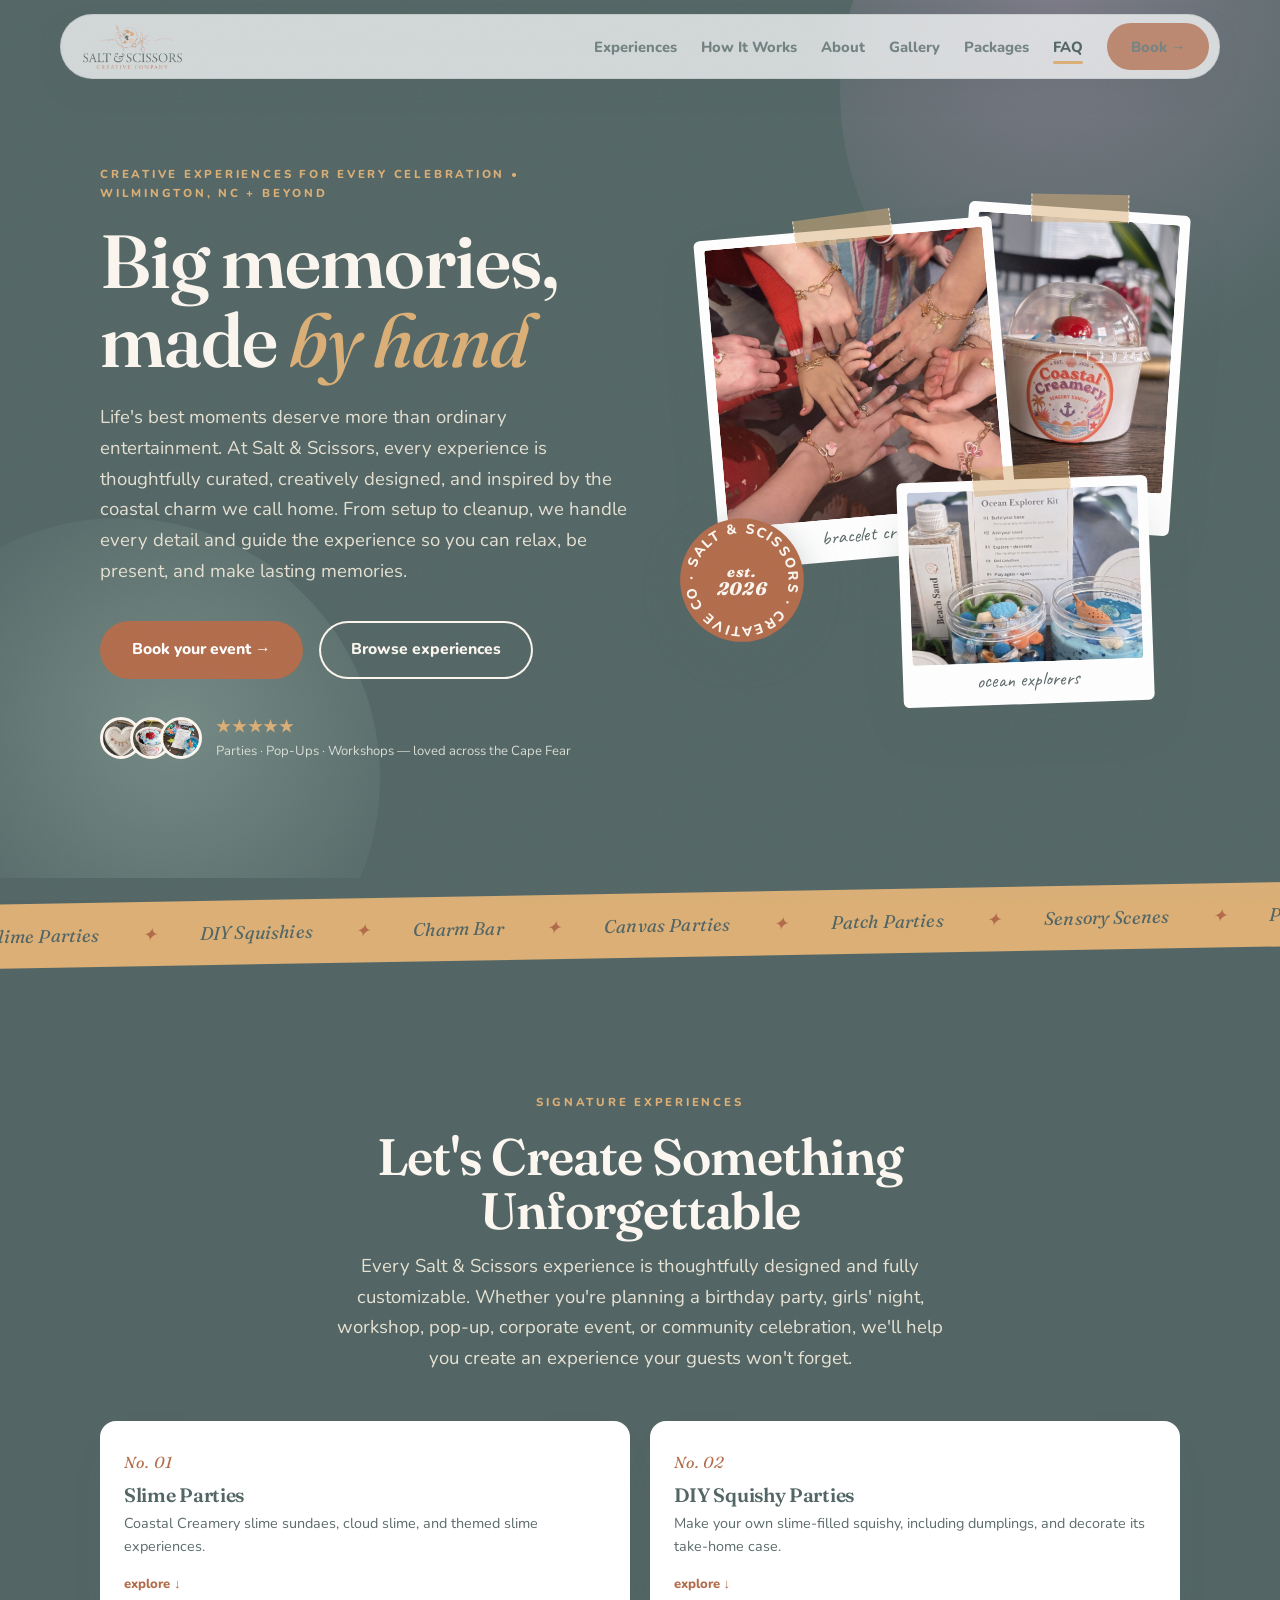
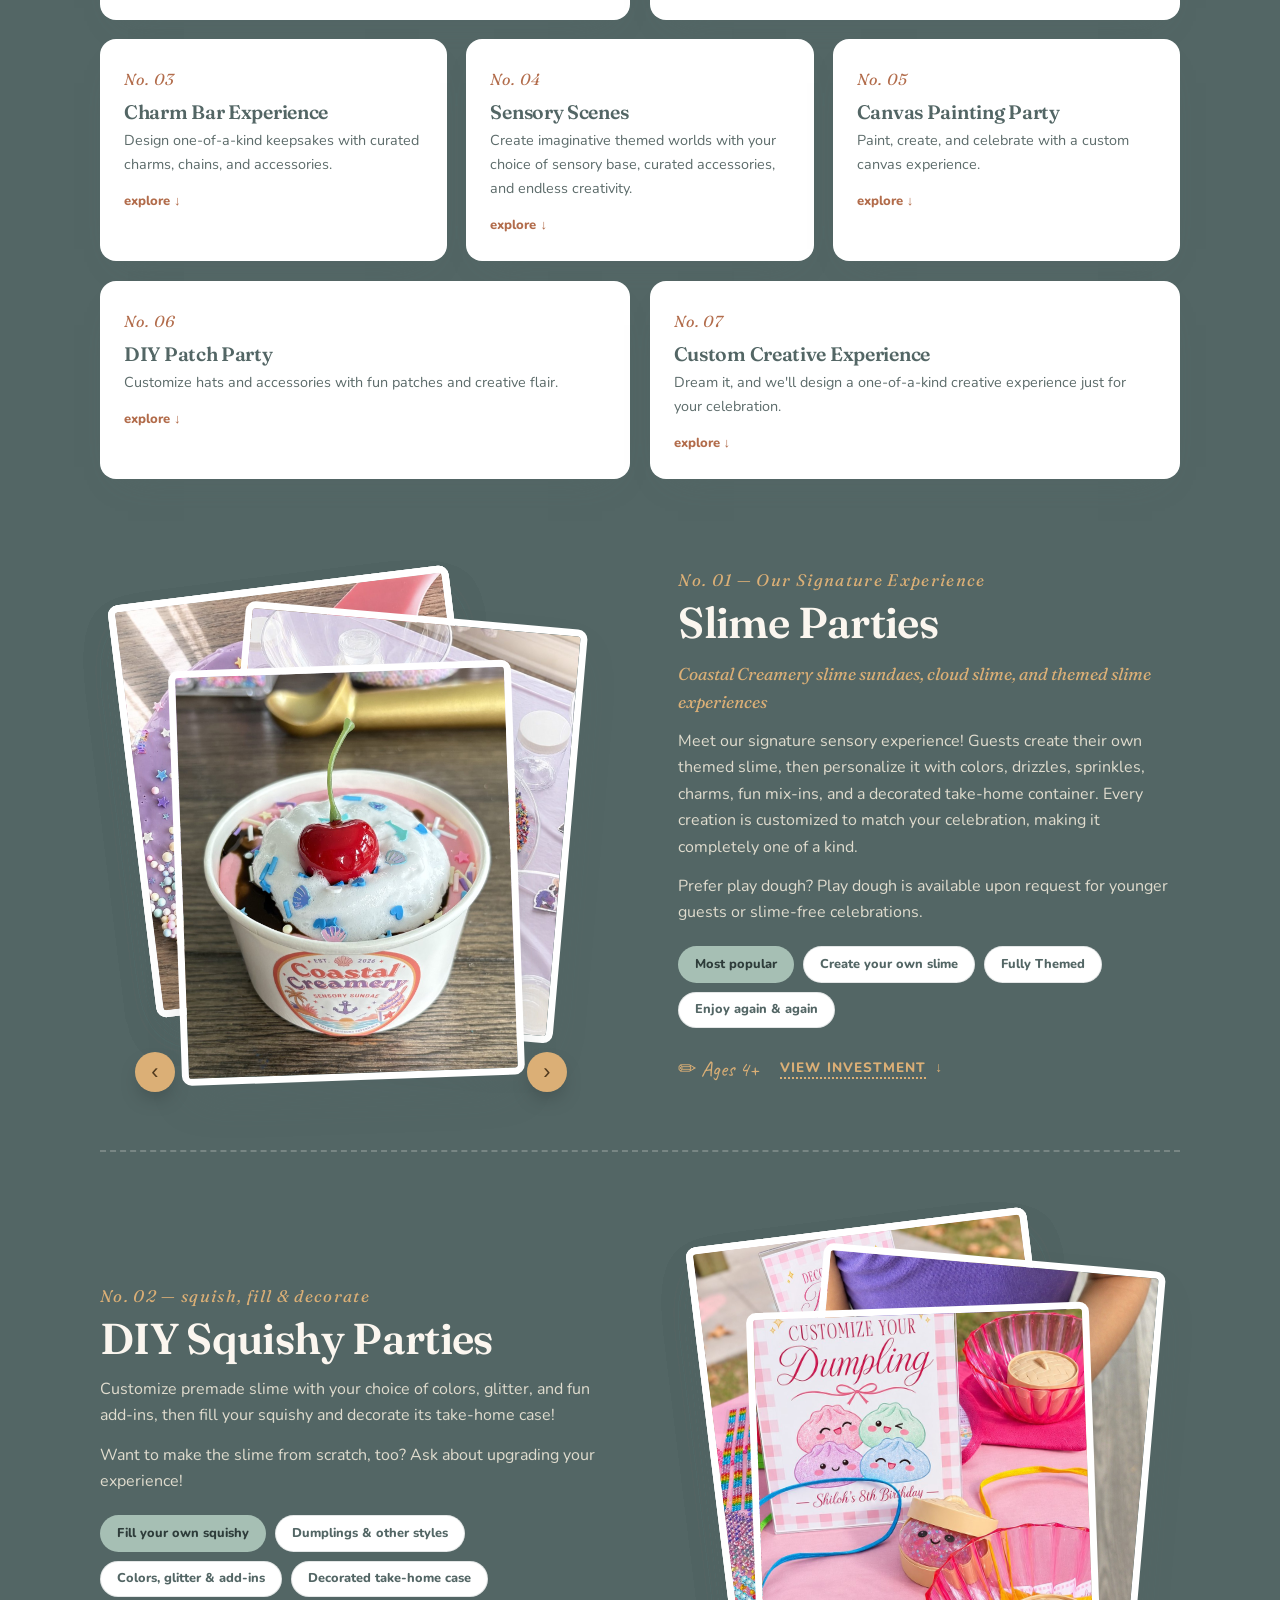
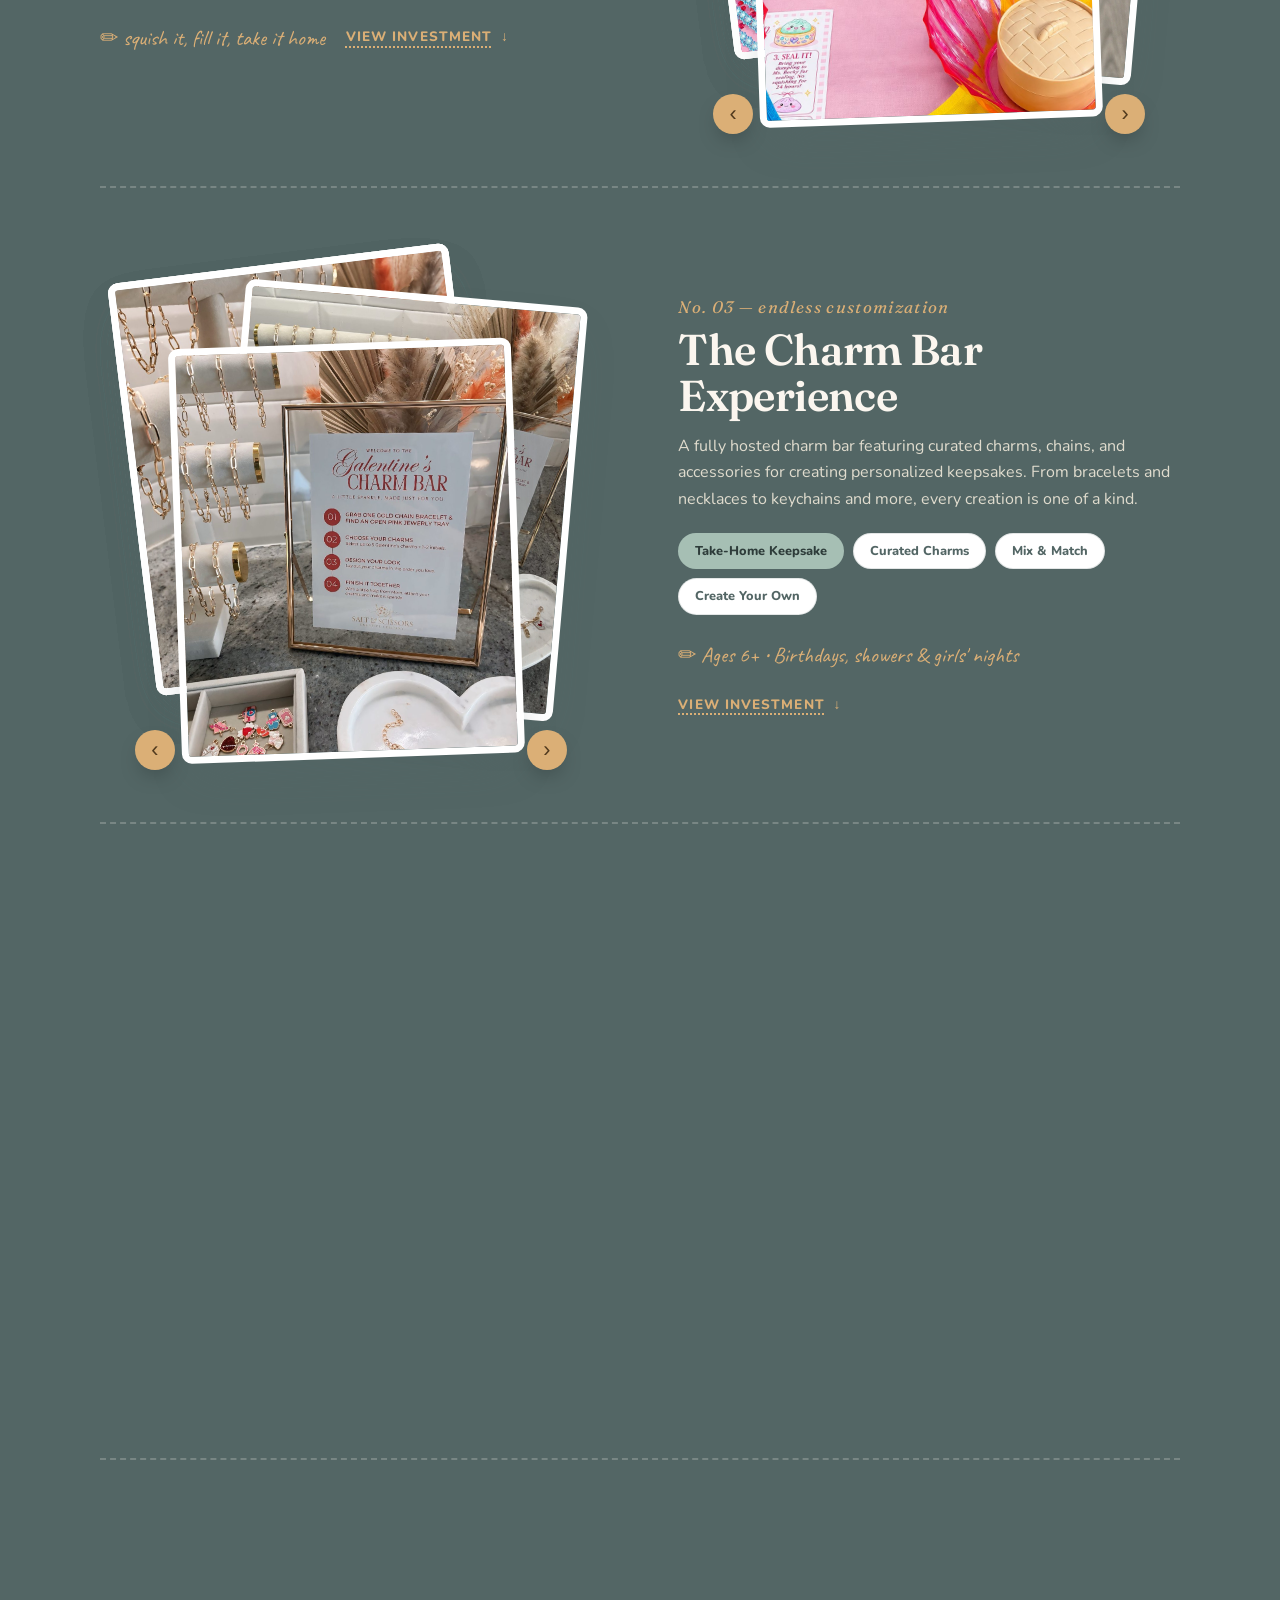
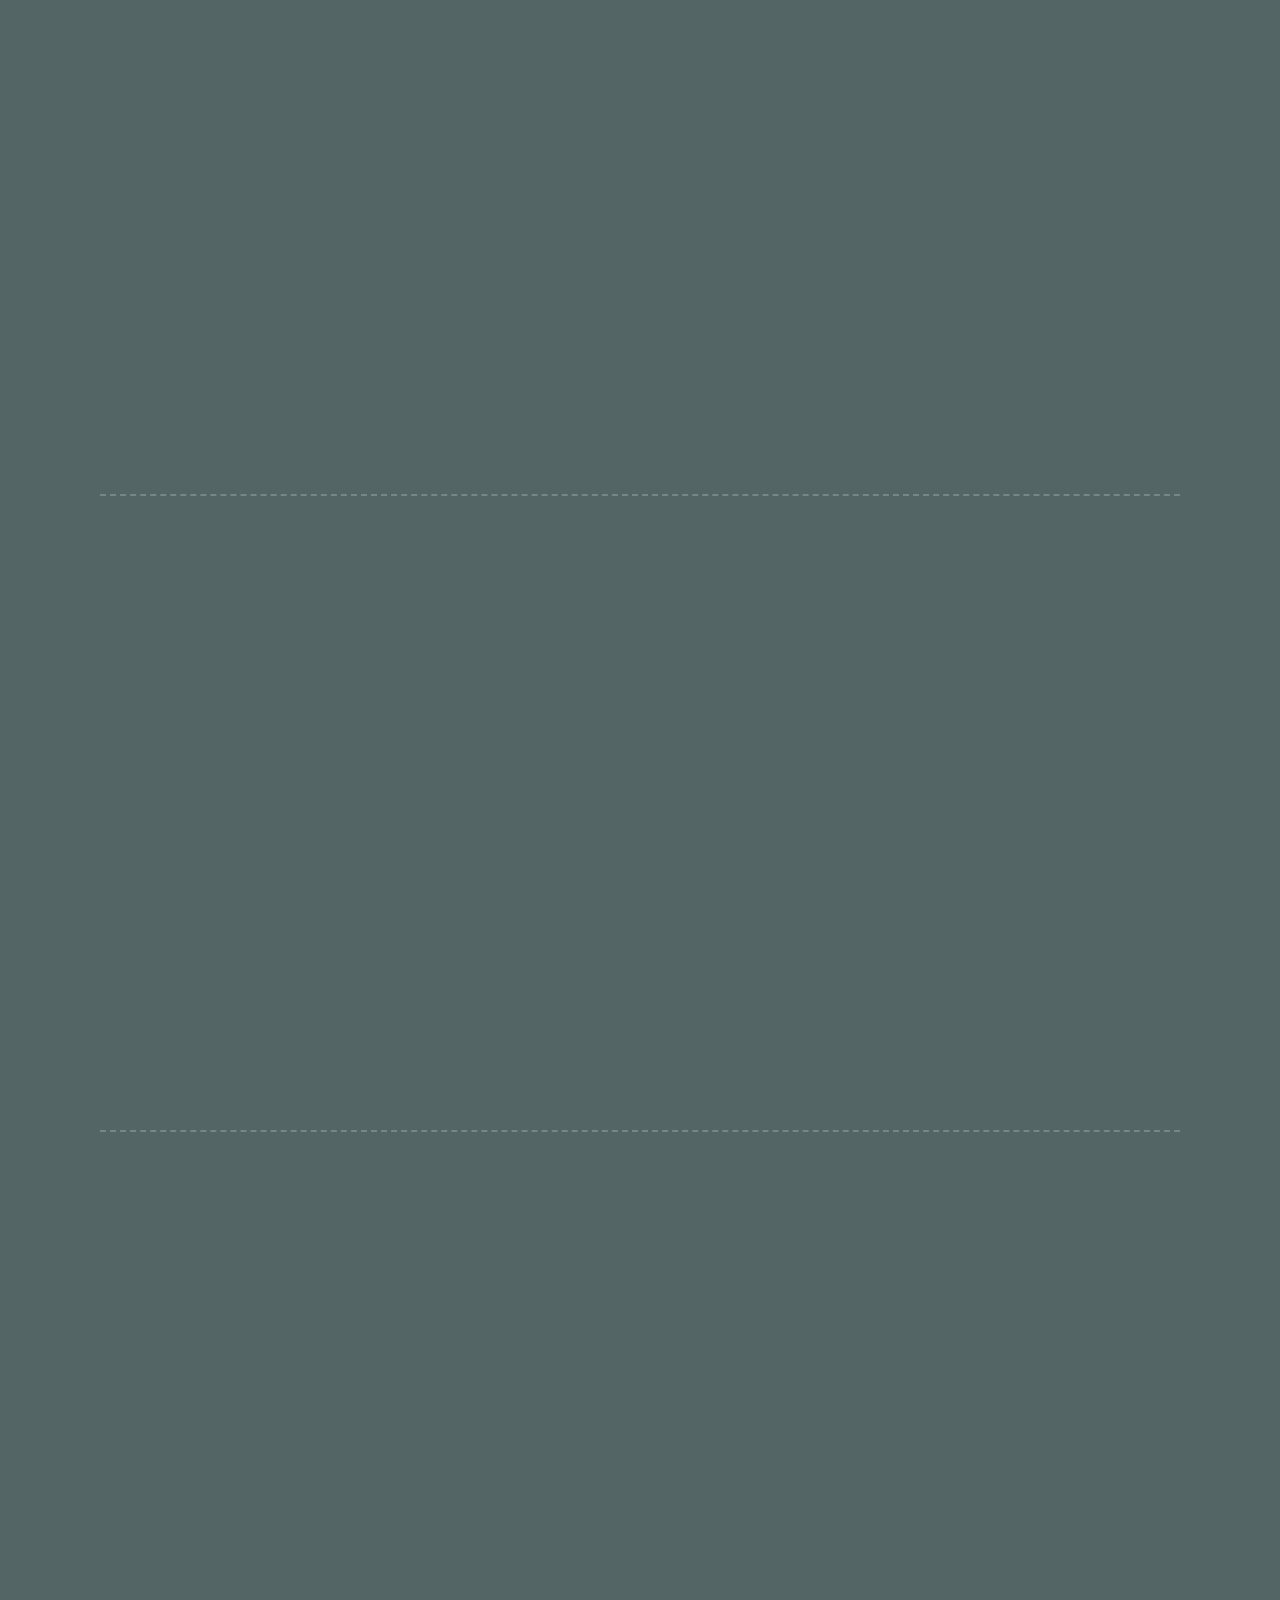
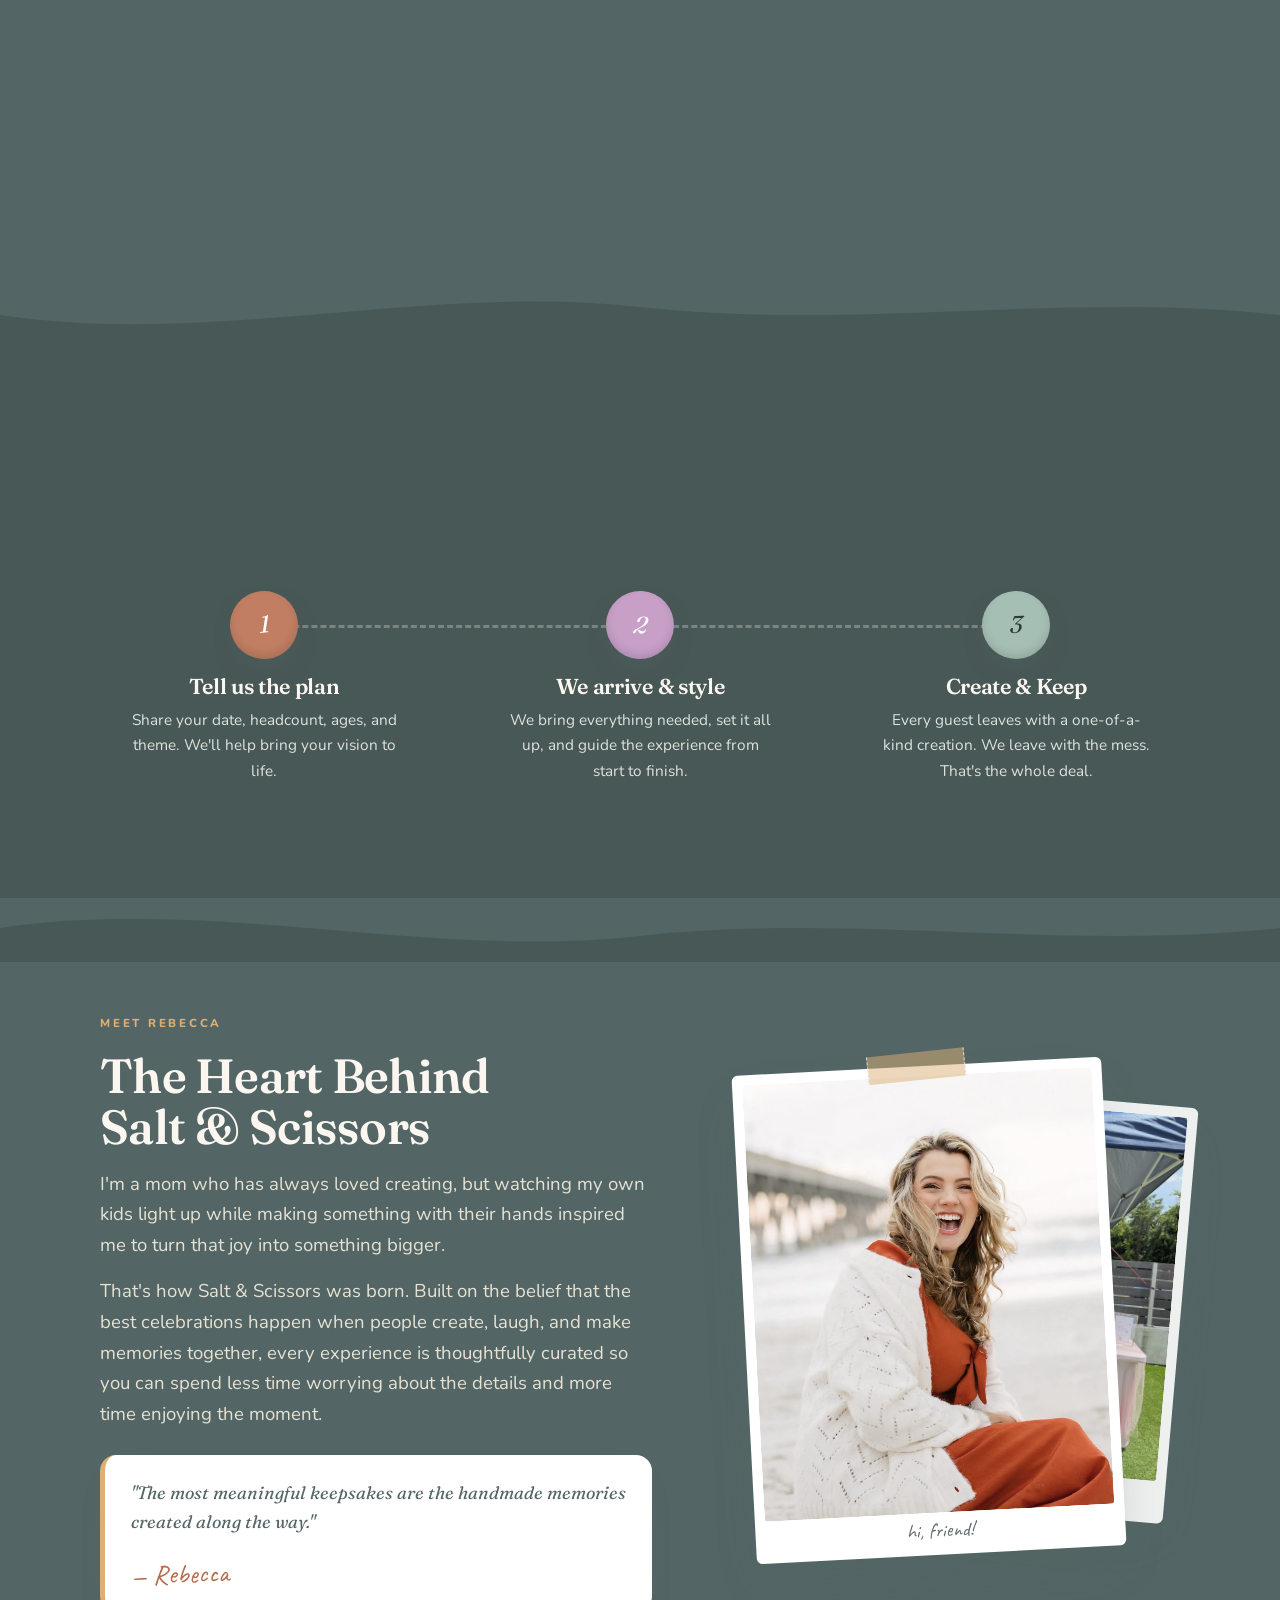
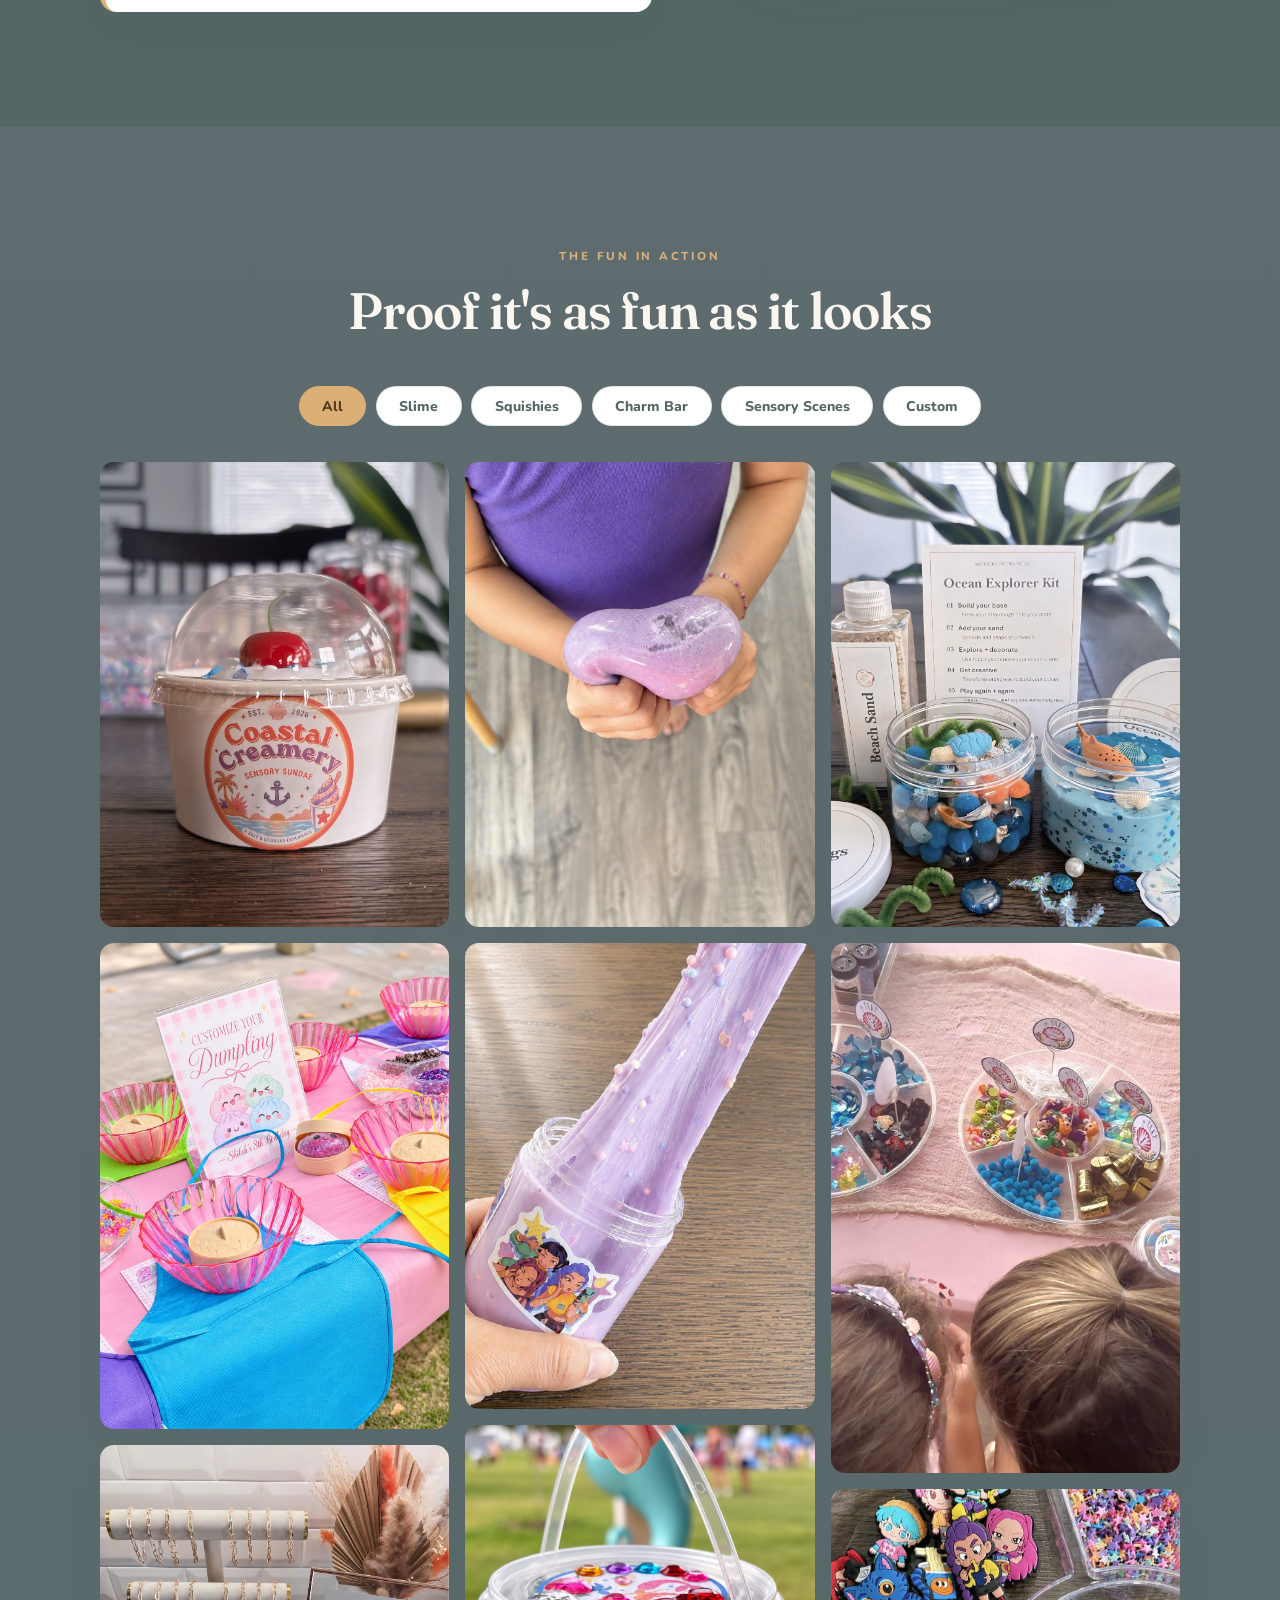
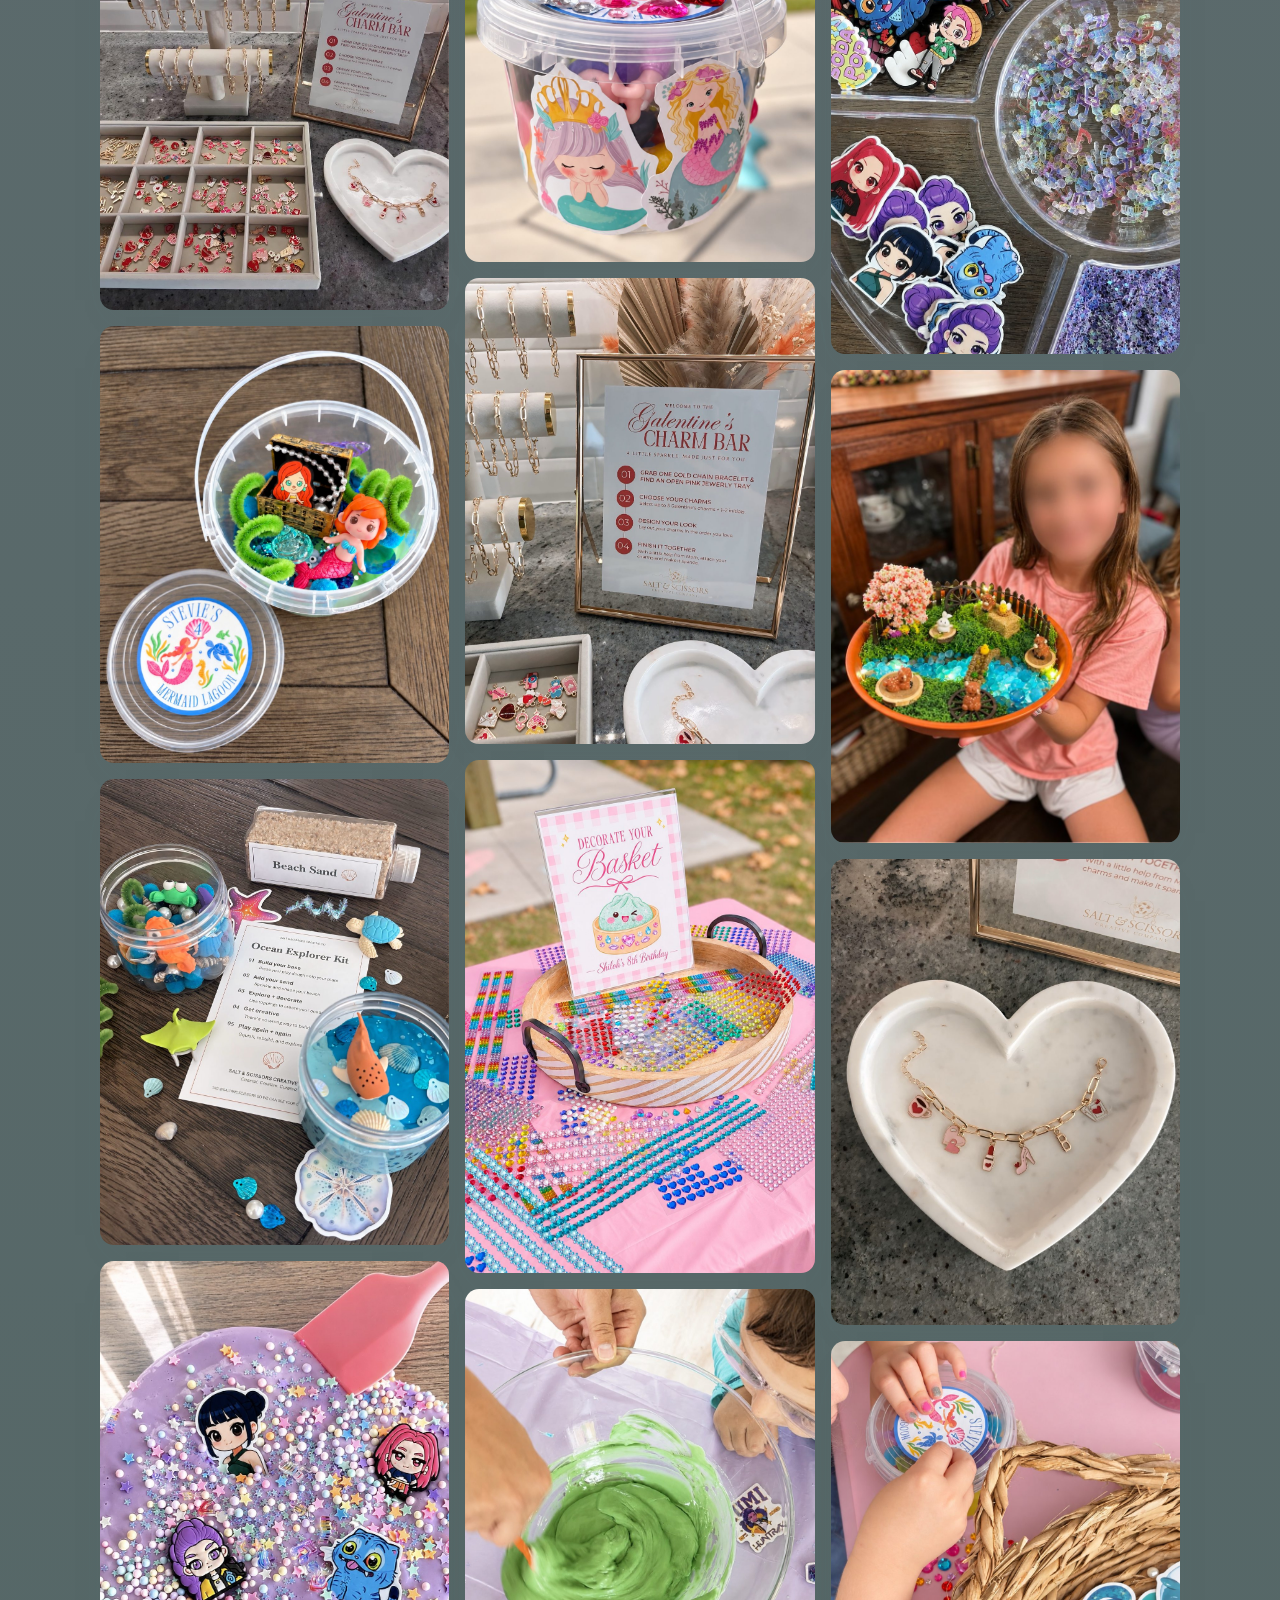
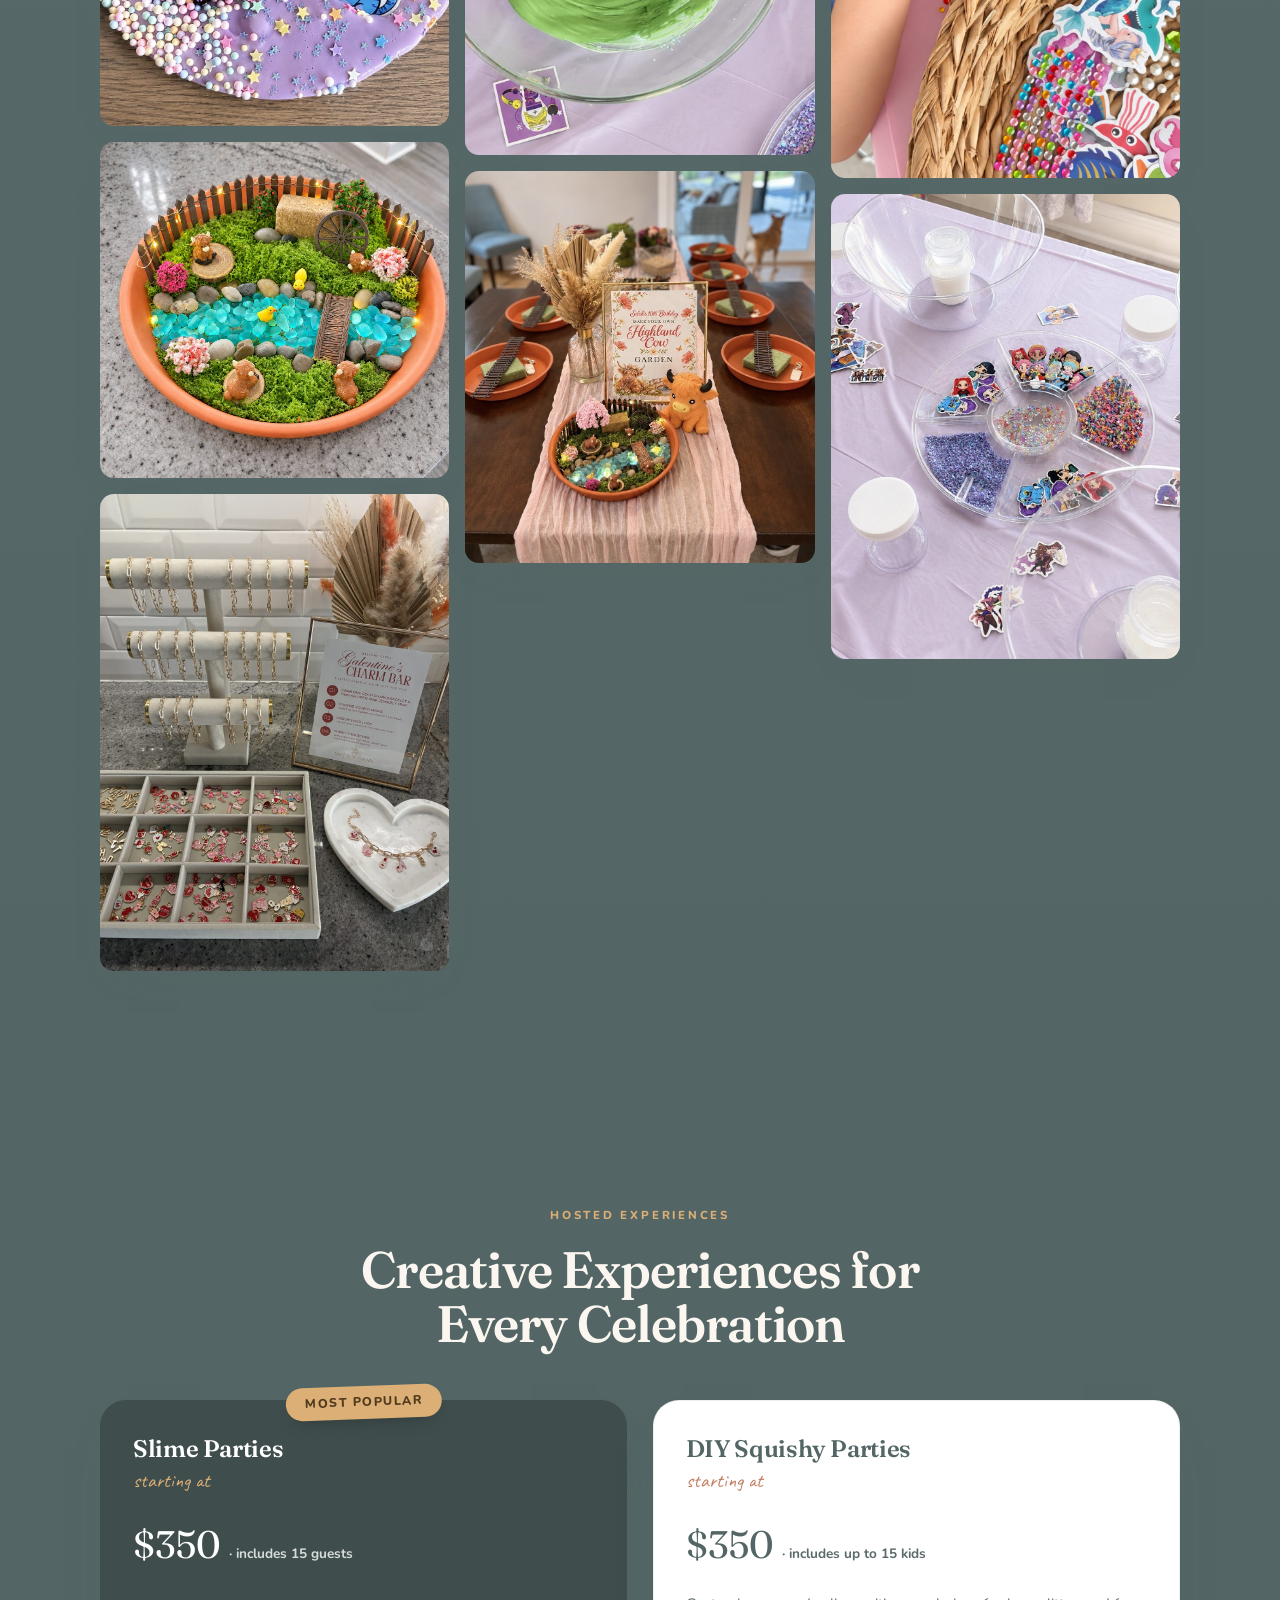
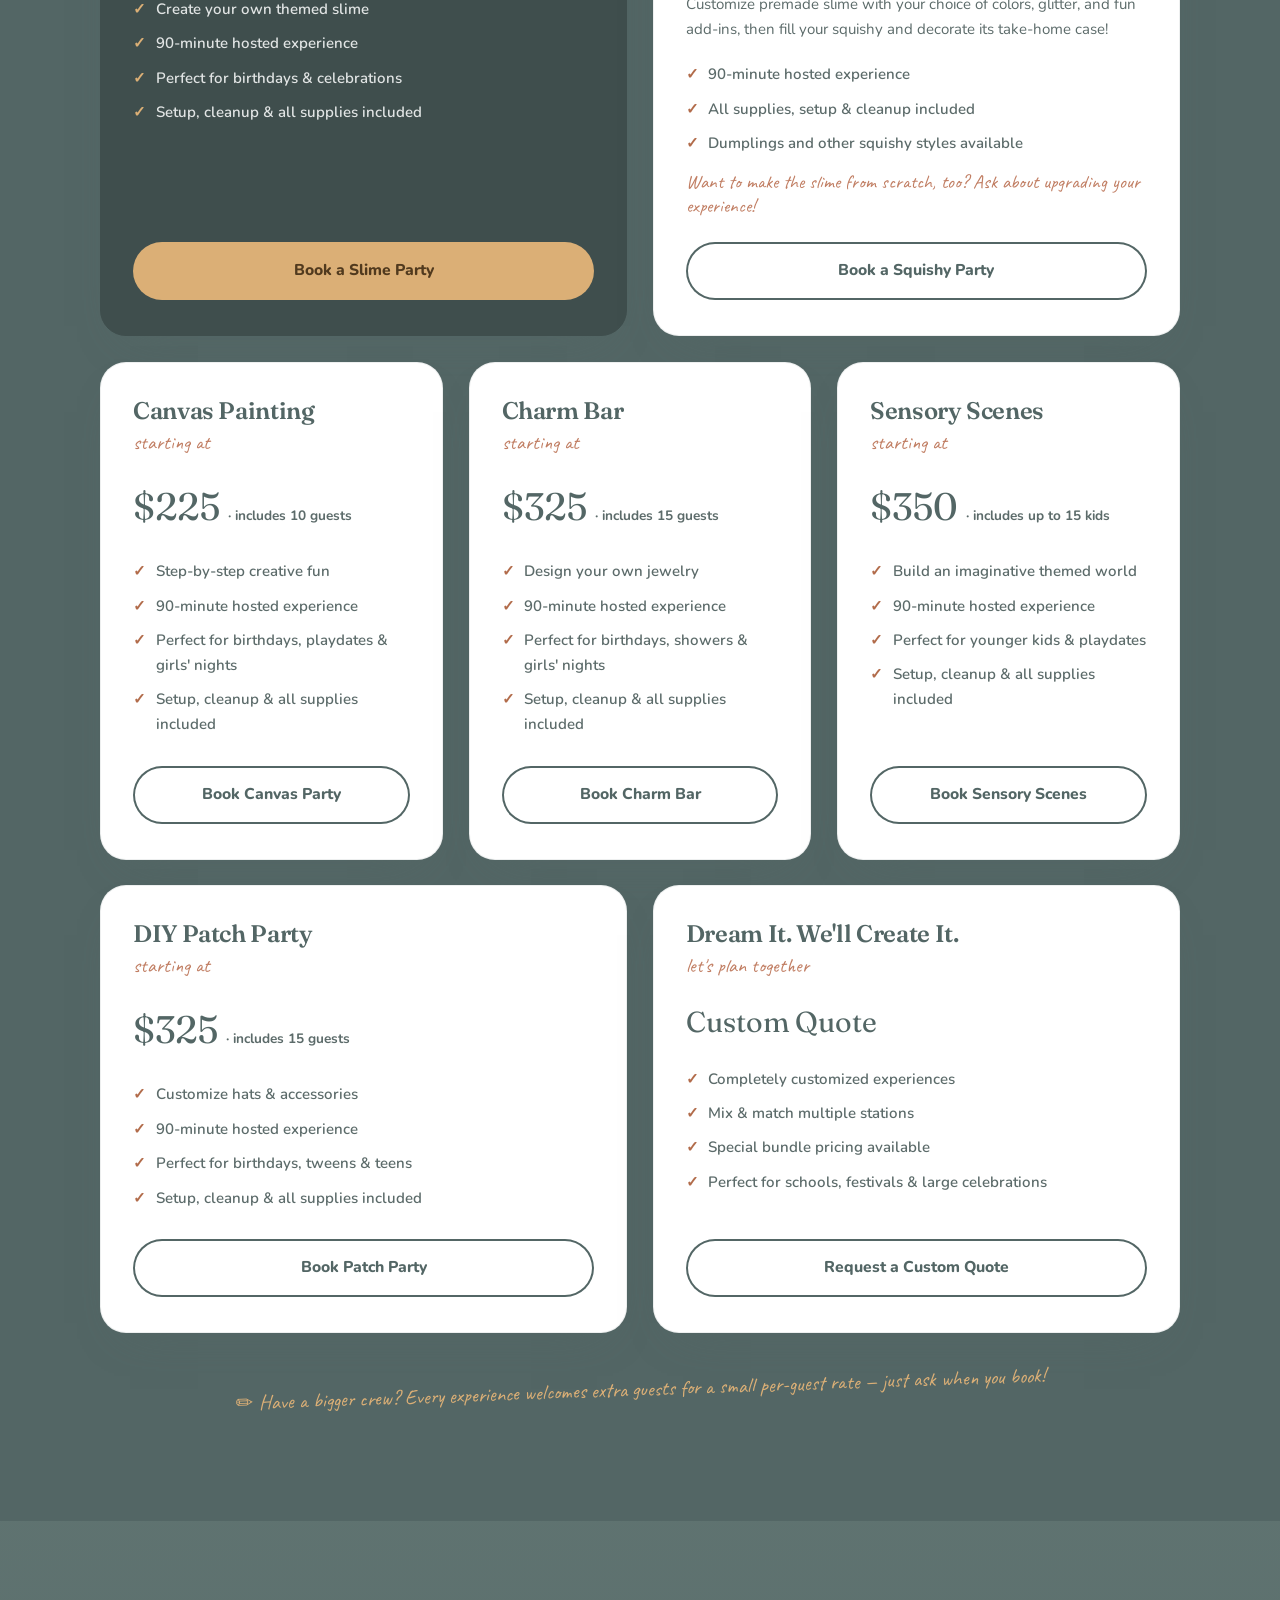
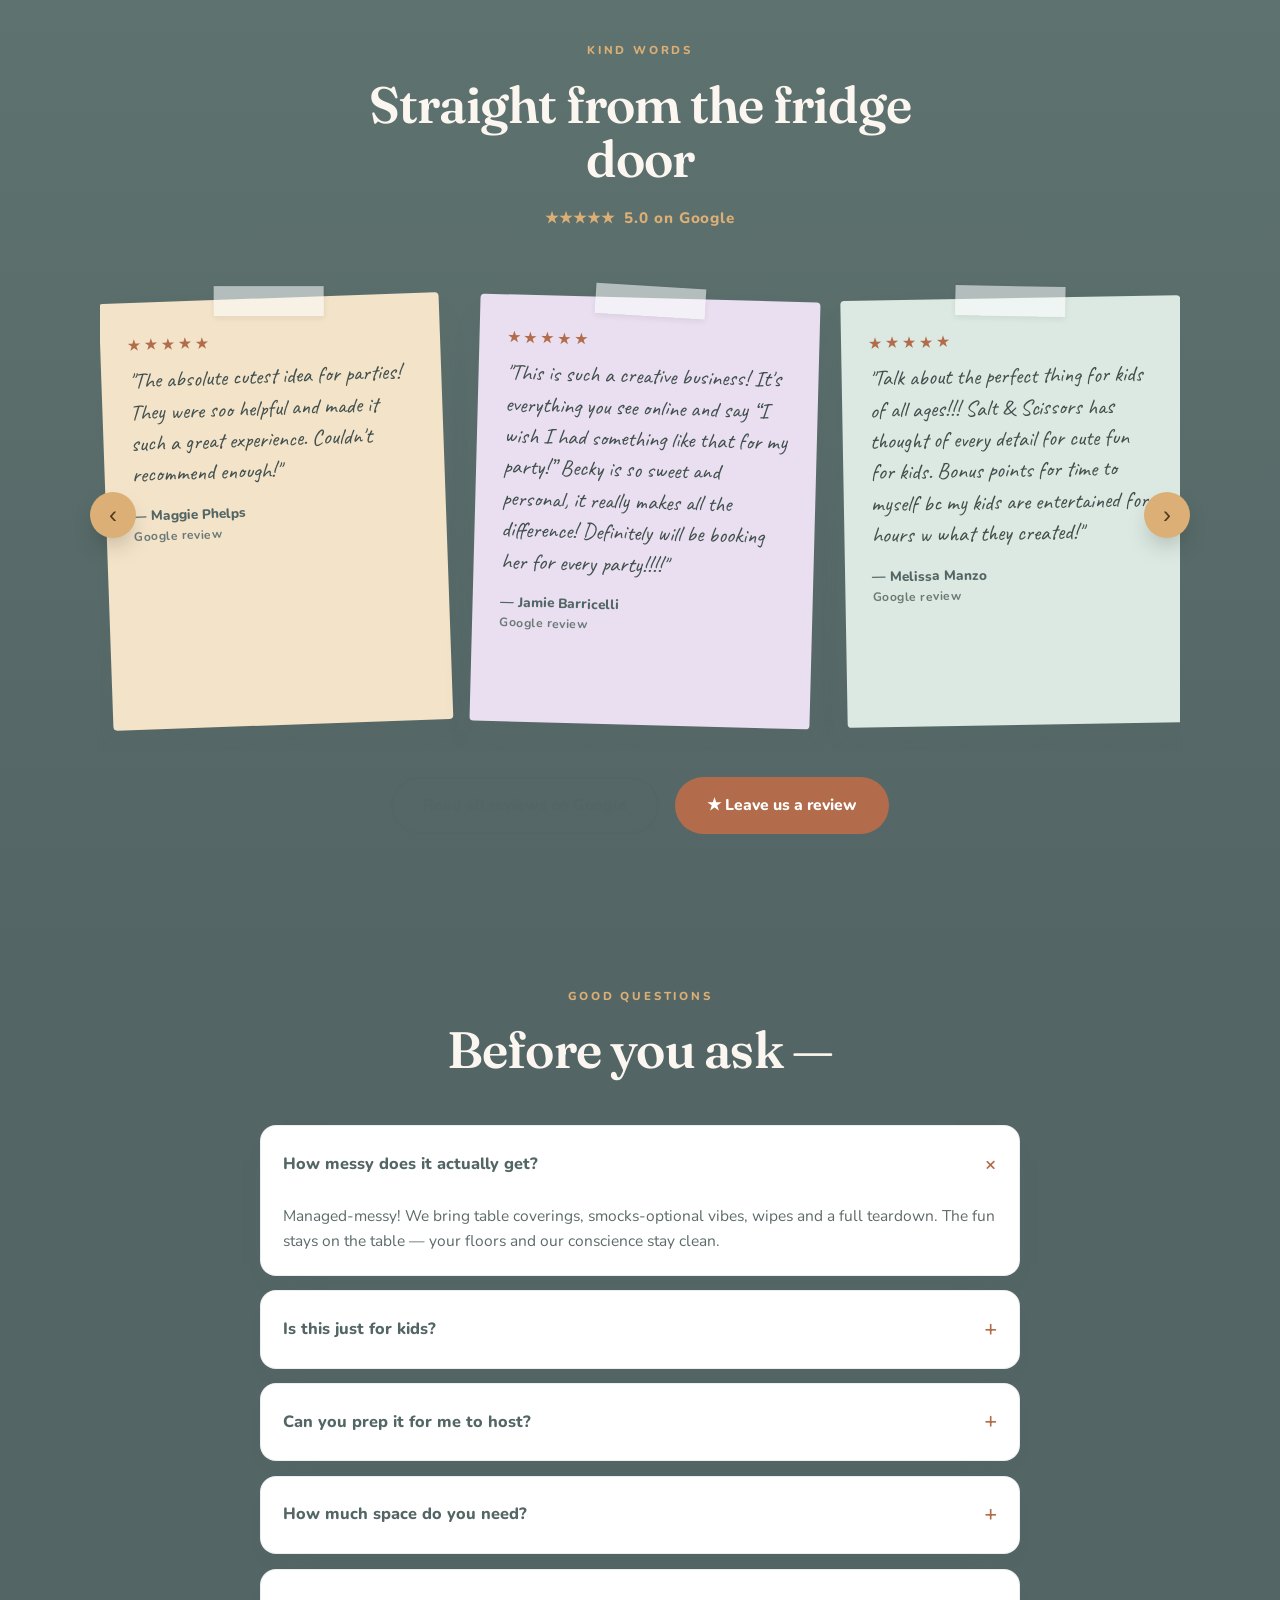
<file: index.html>
<!DOCTYPE html>
<html lang="en">
<head>
<meta charset="UTF-8" />
<meta name="viewport" content="width=device-width, initial-scale=1.0" />
<!-- Google Analytics (GA4) -->
<script async src="https://www.googletagmanager.com/gtag/js?id=G-K5MRFXG4KS"></script>
<script>
  window.dataLayer = window.dataLayer || [];
  function gtag(){dataLayer.push(arguments);}
  gtag('js', new Date());
  gtag('config', 'G-K5MRFXG4KS');
</script>
<title>Salt &amp; Scissors Creative Co. — Coastal. Creative. Curated. · Wilmington, NC</title>
<meta name="description" content="Curated craft experiences for kids and adults — slime parties, DIY squishies, charm bar, sensory scenes, canvas & patch parties. Parties, pop-ups and workshops in Wilmington, NC + beyond." />
<link rel="icon" href="assets/img/logo-full.png?v=2" />
<link rel="preconnect" href="https://fonts.googleapis.com" />
<link rel="preconnect" href="https://fonts.gstatic.com" crossorigin />
<link href="https://fonts.googleapis.com/css2?family=Fraunces:ital,opsz,wght@0,9..144,300;0,9..144,400;0,9..144,500;0,9..144,600;0,9..144,700;1,9..144,300;1,9..144,400;1,9..144,500;1,9..144,600&family=Nunito:ital,wght@0,400;0,600;0,700;0,800;1,600&family=Caveat:wght@500;600&display=swap" rel="stylesheet" />
<style>
  /* ============ TOKENS ============ */
  :root{
    --slate:#536665; --white:#FEFFFF; --clay:#C17E63; --sand:#DBAF76;
    --mauve:#C79FC7; --sage:#A6BFB4; --terra:#B26C4B;
    --ink:#394645; --ink-soft:#5c6b6a;
    --paper:#FBF6EF; --paper-2:#F5EDE1;
    --shadow:83,102,101;
    --disp:"Fraunces",Georgia,serif;
    --body:"Nunito",-apple-system,"Segoe UI",sans-serif;
    --hand:"Caveat",cursive;
    --maxw:1160px;
    --r-lg:26px; --r-md:16px;
  }
  *{box-sizing:border-box;margin:0;padding:0}
  html{scroll-behavior:smooth}
  @media(prefers-reduced-motion:reduce){html{scroll-behavior:auto} *{animation-duration:.01ms!important;animation-iteration-count:1!important;transition-duration:.01ms!important}}
  body{
    font-family:var(--body);color:var(--ink);background:var(--paper);
    line-height:1.65;-webkit-font-smoothing:antialiased;overflow-x:hidden;
  }
  ::selection{background:var(--mauve);color:#fff}
  ::-webkit-scrollbar{width:12px}
  ::-webkit-scrollbar-track{background:var(--paper-2)}
  ::-webkit-scrollbar-thumb{background:var(--sage);border-radius:99px;border:3px solid var(--paper-2)}

  /* paper grain over everything */
  body::after{
    content:"";position:fixed;inset:0;z-index:2000;pointer-events:none;opacity:.05;
    background-image:url("data:image/svg+xml,%3Csvg xmlns='http://www.w3.org/2000/svg' width='240' height='240'%3E%3Cfilter id='n'%3E%3CfeTurbulence type='fractalNoise' baseFrequency='.9' numOctaves='2'/%3E%3C/filter%3E%3Crect width='240' height='240' filter='url(%23n)' opacity='1'/%3E%3C/svg%3E");
  }

  h1,h2,h3{font-family:var(--disp);color:var(--slate);line-height:1.06;font-weight:600;letter-spacing:-.015em}
  a{color:inherit;text-decoration:none}
  img{max-width:100%;display:block}
  section{padding:clamp(4.5rem,9vw,8rem) 0;position:relative}
  .wrap{width:100%;max-width:var(--maxw);margin:0 auto;padding:0 clamp(1.25rem,4vw,2.5rem)}

  .eyebrow{
    display:inline-flex;align-items:center;gap:.6rem;
    text-transform:uppercase;letter-spacing:.24em;font-size:.72rem;font-weight:800;color:var(--terra);margin-bottom:1.1rem;
  }
  .lead{font-size:clamp(1.02rem,1.5vw,1.16rem);color:var(--ink-soft);max-width:58ch}

  .btn{
    display:inline-flex;align-items:center;gap:.55rem;font-weight:800;font-size:.98rem;
    padding:1rem 2rem;border-radius:999px;cursor:pointer;border:none;font-family:var(--body);
    transition:transform .22s cubic-bezier(.34,1.56,.64,1), box-shadow .22s, background .22s;
  }
  .btn-primary{background:var(--terra);color:#fff}
  .btn-primary:hover{transform:translateY(-3px) rotate(-1deg)}
  .btn-ghost{background:transparent;color:var(--slate);box-shadow:inset 0 0 0 2px var(--slate)}
  .btn-ghost:hover{background:var(--slate);color:#fff;transform:translateY(-3px) rotate(1deg)}

  .reveal{opacity:0;transform:translateY(30px);transition:opacity .8s ease,transform .8s cubic-bezier(.22,.9,.3,1)}
  .reveal.in{opacity:1;transform:none}
  .reveal.d1{transition-delay:.08s}.reveal.d2{transition-delay:.16s}.reveal.d3{transition-delay:.24s}

  /* ============ NAV ============ */
  .nav{position:fixed;top:14px;left:0;right:0;z-index:100;display:flex;justify-content:center;padding:0 1rem;transition:top .3s}
  .nav-pill{
    display:flex;align-items:center;gap:1.6rem;max-width:var(--maxw);width:100%;
    background:rgba(254,255,255,.75);backdrop-filter:blur(14px);
    border:1px solid rgba(var(--shadow),.12);border-radius:999px;
    padding:.5rem .6rem .5rem 1.4rem;box-shadow:0 12px 34px -18px rgba(var(--shadow),.5);
    transition:box-shadow .3s;
  }
  .nav.scrolled .nav-pill{box-shadow:0 16px 40px -16px rgba(var(--shadow),.6)}
  .nav .brand img{height:44px;width:auto}
  .nav-links{display:flex;gap:1.5rem;margin-left:auto;align-items:center}
  .nav-links a{font-weight:800;font-size:.92rem;color:var(--slate);opacity:.75;position:relative;padding:.3rem 0;transition:opacity .2s}
  .nav-links a:hover,.nav-links a.active{opacity:1}
  .nav-links a:not(.btn)::after{
    content:"";position:absolute;left:0;right:100%;bottom:0;height:3px;border-radius:3px;background:var(--sand);transition:right .3s;
  }
  .nav-links a:not(.btn):hover::after,.nav-links a.active:not(.btn)::after{right:0}
  .nav-links .btn{padding:.72rem 1.5rem}
  .nav-burger{display:none;margin-left:auto;background:none;border:none;color:var(--slate);cursor:pointer;padding:.4rem}
  @media(max-width:920px){
    .nav-links{
      position:fixed;inset:78px 1rem auto;flex-direction:column;align-items:stretch;text-align:center;gap:.4rem;
      background:rgba(254,255,255,.97);backdrop-filter:blur(14px);border:1px solid rgba(var(--shadow),.12);
      border-radius:24px;padding:1.2rem;box-shadow:0 30px 60px -20px rgba(var(--shadow),.55);
      opacity:0;pointer-events:none;transform:translateY(-12px) scale(.98);transition:.3s;
    }
    .nav-links.open{opacity:1;pointer-events:auto;transform:none}
    .nav-links a{padding:.55rem}
    .nav-pill{justify-content:center;position:relative;padding:.45rem 3.2rem}
    .nav .brand img{height:58px}
    .nav-burger{display:block;position:absolute;right:.9rem;top:50%;transform:translateY(-50%);margin-left:0}
  }

  /* ============ HERO ============ */
  .hero{padding-top:clamp(6.5rem,12vw,8.5rem);overflow:hidden}
  .masthead{display:block;margin:0 auto clamp(2rem,4.5vw,3.2rem);height:clamp(120px,15vw,185px);width:auto;position:relative;z-index:2}
  .hero::before{content:"";position:absolute;top:-220px;right:-180px;width:620px;height:620px;border-radius:50%;
    background:radial-gradient(circle at 35% 35%, rgba(199,159,199,.35), transparent 65%)}
  .hero::after{content:"";position:absolute;bottom:-160px;left:-140px;width:520px;height:520px;border-radius:50%;
    background:radial-gradient(circle at 60% 40%, rgba(166,191,180,.4), transparent 65%)}
  .hero-grid{display:grid;grid-template-columns:1.05fr .95fr;gap:clamp(2.5rem,5vw,4rem);align-items:center;position:relative;z-index:2}
  @media(max-width:900px){.hero-grid{grid-template-columns:1fr;text-align:center}}
  .hero h1{font-size:clamp(2.7rem,6vw,4.7rem)}
  .hero h1 .fancy{font-style:italic;font-weight:500;color:var(--terra);position:relative;white-space:nowrap}
  .hero h1 .fancy svg{position:absolute;left:0;right:0;bottom:-.18em;width:100%;height:.28em;overflow:visible}
  .hero h1 .fancy svg path{stroke:var(--sand);stroke-width:5;fill:none;stroke-linecap:round;
    stroke-dasharray:600;stroke-dashoffset:600;animation:draw 1.4s .5s ease forwards}
  @keyframes draw{to{stroke-dashoffset:0}}
  .hero .lead{margin:1.4rem 0 2.2rem}
  @media(max-width:900px){.hero .lead{margin-inline:auto}}
  .hero-cta{display:flex;gap:1rem;flex-wrap:wrap}
  @media(max-width:900px){.hero-cta{justify-content:center}}
  .proof{display:flex;align-items:center;gap:.9rem;margin-top:2.2rem}
  @media(max-width:900px){.proof{justify-content:center}}
  .avatars{display:flex}
  .avatars span{width:42px;height:42px;border-radius:50%;border:3px solid var(--paper);background-size:cover;background-position:center;margin-left:-12px}
  .avatars span:first-child{margin-left:0}
  .proof b{color:var(--slate)}
  .proof small{display:block;color:var(--ink-soft);font-size:.82rem}
  .proof .stars{color:var(--sand);letter-spacing:.1em}

  /* polaroid collage */
  .collage{position:relative;aspect-ratio:1/1.05;max-width:540px;margin-inline:auto;width:100%}
  .polaroid{
    position:absolute;background:#fff;padding:10px 10px 42px;border-radius:6px;
    box-shadow:0 24px 50px -22px rgba(var(--shadow),.55);
    transition:transform .5s cubic-bezier(.34,1.56,.64,1);
  }
  .polaroid img{width:100%;height:100%;object-fit:cover;border-radius:3px}
  .polaroid figcaption{position:absolute;left:0;right:0;bottom:8px;text-align:center;font-family:var(--hand);font-size:1.25rem;color:var(--ink-soft)}
  .polaroid::before{ /* tape */
    content:"";position:absolute;top:-14px;left:50%;transform:translateX(-50%) rotate(-3deg);
    width:96px;height:28px;background:rgba(219,175,118,.5);border-left:1px dashed rgba(255,255,255,.7);border-right:1px dashed rgba(255,255,255,.7);
  }
  .p1{width:62%;top:4%;left:2%;transform:rotate(-5deg);z-index:2}
  .p2{width:46%;top:0;right:0;transform:rotate(4deg)}
  .p3{width:52%;bottom:2%;right:6%;transform:rotate(-2deg);z-index:3}
  .collage:hover .p1{transform:rotate(-7deg) translateY(-8px)}
  .collage:hover .p2{transform:rotate(6deg) translate(6px,-4px)}
  .collage:hover .p3{transform:rotate(-4deg) translateY(6px)}
  .p1 .ph{aspect-ratio:1/1}.p2 .ph{aspect-ratio:3/4}.p3 .ph{aspect-ratio:4/3}
  .ph{overflow:hidden;border-radius:3px}

  .sticker{
    position:absolute;left:-4%;bottom:14%;width:128px;height:128px;z-index:4;
    animation:spin 22s linear infinite;filter:drop-shadow(0 10px 18px rgba(var(--shadow),.35));
  }
  @keyframes spin{to{transform:rotate(360deg)}}
  .sticker text{font-family:var(--body);font-weight:800;font-size:13px;letter-spacing:.13em;fill:var(--paper);text-transform:uppercase}
  .sticker .disc{fill:var(--terra)}
  .sticker .mid{fill:var(--paper);font-family:var(--disp);font-size:14px;font-style:italic;text-transform:none;letter-spacing:.04em}
  @media(max-width:520px){.sticker{width:100px;height:100px;left:-2%}}

  /* ============ MARQUEE ============ */
  .marquee{background:var(--slate);padding:1.05rem 0;overflow:hidden;white-space:nowrap;transform:rotate(-1deg) scale(1.02);margin:1rem 0}
  .marquee-track{display:inline-flex;gap:2.6rem;animation:scroll 30s linear infinite;color:var(--sand);font-family:var(--disp);font-style:italic;font-size:1.12rem}
  .marquee-track span{display:inline-flex;align-items:center;gap:2.6rem}
  .marquee-track span::after{content:"✦";color:var(--mauve)}
  @keyframes scroll{to{transform:translateX(-50%)}}

  /* ============ EXPERIENCE ROWS ============ */
  .exp-row{display:grid;grid-template-columns:1fr 1fr;gap:clamp(2.5rem,6vw,5rem);align-items:center;padding:clamp(2.5rem,5vw,4rem) 0}
  .exp-row+.exp-row{border-top:2px dashed rgba(var(--shadow),.18)}
  @media(max-width:860px){.exp-row{grid-template-columns:1fr}}
  .exp-row:nth-child(even) .exp-media{order:2}
  @media(max-width:860px){.exp-row:nth-child(even) .exp-media{order:0}}
  .exp-num{font-family:var(--disp);font-style:italic;color:var(--sand);font-size:1.05rem;letter-spacing:.08em}
  .exp-row h3{font-size:clamp(1.9rem,3.4vw,2.7rem);margin:.3rem 0 .9rem}
  .exp-row p{color:var(--ink-soft);max-width:52ch}
  .chips{display:flex;flex-wrap:wrap;gap:.55rem;margin-top:1.3rem}
  .chip{font-size:.8rem;font-weight:800;padding:.42rem 1rem;border-radius:999px;background:#fff;border:1.5px solid rgba(var(--shadow),.16);color:var(--slate)}
  .chip.hl{background:var(--sage);border-color:transparent;color:#2e3c3a}
  .ages{display:inline-flex;align-items:center;gap:.5rem;font-family:var(--hand);font-size:1.35rem;color:var(--terra)}

  /* experience footer: ages + view investment */
  .exp-foot{display:flex;align-items:center;gap:1.3rem;flex-wrap:wrap;margin-top:1.4rem}
  .invest{display:inline-flex;align-items:center;gap:.55rem;font-weight:800;font-size:.85rem;letter-spacing:.08em;text-transform:uppercase;color:var(--sand);transition:color .25s}
  .invest .lbl{text-decoration:underline dotted 1.5px;text-underline-offset:5px}
  .invest .arrow{transition:transform .25s}
  .invest:hover{color:#FBF6EF}
  .invest:hover .arrow{transform:translateY(3px)}
  .pack[id]{scroll-margin-top:110px}
  .pack.spot{animation:spotring 3s ease}
  @media(prefers-reduced-motion:reduce){
    /* keep the price-card highlight functional without motion */
    .pack.spot{animation:none;outline:3px solid var(--sand);outline-offset:4px;
      box-shadow:0 0 22px 4px rgba(219,175,118,.55), 0 0 60px 18px rgba(219,175,118,.3)}
  }
  @keyframes spotring{
    0%{outline:0 solid transparent;outline-offset:4px}
    18%,72%{outline:3px solid var(--sand);outline-offset:4px;
      box-shadow:0 0 22px 4px rgba(219,175,118,.55), 0 0 60px 18px rgba(219,175,118,.3), 0 0 110px 34px rgba(219,175,118,.14)}
    100%{outline:0 solid transparent;outline-offset:4px}
  }

  /* experience nav cards */
  /* seven cards: two wide, three across, two wide */
  .exp-cards{display:grid;grid-template-columns:repeat(6,1fr);gap:1.2rem;margin-bottom:1.5rem}
  .exp-cards>.exp-card{grid-column:span 2}
  .exp-cards>.exp-card:nth-child(-n+2),.exp-cards>.exp-card:nth-last-child(-n+2){grid-column:span 3}
  @media(max-width:860px){
    .exp-cards{grid-template-columns:1fr 1fr}
    .exp-cards>.exp-card,.exp-cards>.exp-card:nth-child(-n+2),.exp-cards>.exp-card:nth-last-child(-n+2){grid-column:auto}
    .exp-cards>.exp-card:last-child{grid-column:1/-1}
  }
  @media(max-width:560px){.exp-cards{grid-template-columns:1fr}.exp-cards>.exp-card:last-child{grid-column:auto}}
  .exp-card{background:#fff;border-radius:var(--r-md);padding:1.7rem 1.5rem 1.5rem;box-shadow:0 16px 36px -28px rgba(var(--shadow),.6);display:block;transition:transform .3s;position:relative}
  .exp-card:hover{transform:translateY(-6px) rotate(-.4deg)}
  .exp-card .em{font-family:var(--disp);font-style:italic;font-size:1rem;color:var(--terra);letter-spacing:.06em;margin-bottom:.6rem;display:block}
  .exp-card h3{font-size:1.22rem;color:var(--slate);margin-bottom:.4rem}
  .exp-card p{font-size:.9rem;color:var(--ink-soft)}
  .exp-card .go{display:inline-block;margin-top:.9rem;font-weight:800;font-size:.82rem;color:var(--terra)}
  .exp-row[id]{scroll-margin-top:110px}
  .art-frame{position:relative;width:78%;transform:rotate(-3deg);transition:transform .5s cubic-bezier(.34,1.56,.64,1)}
  .art-frame:hover{transform:rotate(-1deg) translateY(-6px)}
  .art-wrap{display:grid;place-items:center;aspect-ratio:4/4.6;max-width:440px;margin-inline:auto;width:100%}
  .art-ph{aspect-ratio:4/5;display:grid;place-items:center;border-radius:3px}
  .art-ph svg{width:42%;height:auto;color:#FBF6EF}

  .also-head{text-align:center;margin-top:3.5rem;font-family:var(--hand);font-size:1.6rem;color:var(--terra);transform:rotate(-1deg)}
  .more{display:grid;grid-template-columns:repeat(3,1fr);gap:1.2rem;margin-top:1.4rem}
  @media(max-width:820px){.more{grid-template-columns:1fr;max-width:460px;margin-inline:auto;margin-top:1.4rem}}
  .more-card{background:#fff;border:1px solid rgba(var(--shadow),.1);border-radius:var(--r-md);padding:1.6rem 1.5rem;box-shadow:0 14px 32px -26px rgba(var(--shadow),.5);display:flex;gap:1rem;align-items:flex-start;transition:transform .3s}
  .more-card:hover{transform:translateY(-4px) rotate(-.5deg)}
  .more-card .ic{width:48px;height:48px;border-radius:14px;display:grid;place-items:center;font-size:1.5rem;flex:none}
  .more-card h4{font-family:var(--disp);color:var(--slate);font-size:1.15rem;margin-bottom:.2rem}
  .more-card p{font-size:.9rem;color:var(--ink-soft)}

  .stack{position:relative;aspect-ratio:4/4.6;max-width:440px;margin-inline:auto;width:100%;
    cursor:pointer;user-select:none;-webkit-user-select:none;touch-action:pan-y}
  .stack img{
    position:absolute;top:0;left:0;width:78%;height:82%;object-fit:cover;border-radius:10px;border:7px solid #fff;
    box-shadow:0 22px 44px -20px rgba(var(--shadow),.5);
    transition:transform .5s cubic-bezier(.34,1.56,.64,1), opacity .35s ease;
    -webkit-user-drag:none;
  }
  /* polaroid slots — transform-only so every shuffle animates */
  .stack img.s2,.stack img.sBack{transform:translate(0,2.4%) rotate(-7deg);z-index:1}
  .stack img.sBack{z-index:0}
  .stack img.s1{transform:translate(28.2%,9.8%) rotate(5deg);z-index:2}
  .stack img.s0{transform:translate(12.8%,22%) rotate(-2deg);z-index:3}
  .stack.two img.s1,.stack.two img.sBack{transform:translate(2.6%,4.9%) rotate(-6deg);z-index:1}
  .stack.two img.s0{transform:translate(25.6%,19.5%) rotate(4deg);z-index:2}
  .stack img.fly{transform:translate(-125%,8%) rotate(-26deg);opacity:0;z-index:5}
  .stack img.snap{transition:none}
  .stack-btn{
    position:absolute;bottom:-12px;z-index:6;width:40px;height:40px;border-radius:50%;border:none;cursor:pointer;
    background:var(--sand);color:#513a1e;font-size:1.35rem;line-height:1;display:grid;place-items:center;
    box-shadow:0 10px 22px -8px rgba(0,0,0,.35);transition:transform .2s;
  }
  .stack-btn:hover{transform:scale(1.12)}
  .stack-prev{left:4px}
  .stack-next{right:4px}

  /* wave divider */
  .wave{display:block;width:100%;height:64px;margin-bottom:-1px}

  /* ============ HOW ============ */
  .how{background:var(--paper-2)}
  .steps{display:grid;grid-template-columns:repeat(3,1fr);gap:clamp(1.6rem,4vw,3rem);position:relative;margin-top:1rem}
  @media(max-width:780px){.steps{grid-template-columns:1fr;max-width:440px;margin-inline:auto}}
  .steps::before{
    content:"";position:absolute;top:34px;left:12%;right:12%;height:0;
    border-top:3px dashed rgba(var(--shadow),.3);
  }
  @media(max-width:780px){.steps::before{display:none}}
  .step{text-align:center;position:relative}
  .seal{
    width:68px;height:68px;border-radius:50%;margin:0 auto 1.1rem;display:grid;place-items:center;
    font-family:var(--disp);font-style:italic;font-size:1.5rem;color:#fff;position:relative;z-index:2;
    box-shadow:0 12px 24px -10px rgba(var(--shadow),.5), inset 0 -4px 8px rgba(0,0,0,.12);
  }
  .step:nth-child(1) .seal{background:var(--clay);transform:rotate(-6deg)}
  .step:nth-child(2) .seal{background:var(--mauve);transform:rotate(3deg)}
  .step:nth-child(3) .seal{background:var(--sage);transform:rotate(-2deg);color:#2e3c3a}
  .step h3{font-size:1.35rem;margin-bottom:.5rem}
  .step p{color:var(--ink-soft);font-size:.96rem;max-width:30ch;margin-inline:auto}

  /* ============ ABOUT ============ */
  .about-grid{display:grid;grid-template-columns:1.1fr .9fr;gap:clamp(2.5rem,6vw,5rem);align-items:center}
  @media(max-width:860px){.about-grid{grid-template-columns:1fr}}
  .about-grid h2{font-size:clamp(2rem,4vw,3rem);margin-bottom:1rem}
  .founder-quote{
    margin-top:1.6rem;padding:1.4rem 1.6rem;background:#fff;border-radius:var(--r-md);
    border-left:5px solid var(--sand);box-shadow:0 16px 36px -26px rgba(var(--shadow),.5);
  }
  .founder-quote p{font-family:var(--disp);font-style:italic;font-size:1.12rem;color:var(--slate)}
  .founder-quote .sig{font-family:var(--hand);font-size:1.7rem;color:var(--terra);margin-top:.5rem;display:block;transform:rotate(-2deg)}
  .about-media{position:relative;max-width:420px;margin-inline:auto;width:100%}
  .about-media .polaroid{position:relative;width:88%;transform:rotate(-3deg)}
  .about-media .polaroid.back{position:absolute;top:6%;right:-4%;width:70%;transform:rotate(5deg);z-index:-1;opacity:.9}
  .about-media:hover .polaroid{transform:rotate(-1deg)}
  .about-media:hover .polaroid.back{transform:rotate(8deg)}

  /* ============ GALLERY ============ */
  .filters{display:flex;gap:.6rem;flex-wrap:wrap;justify-content:center;margin-bottom:2.2rem}
  .fbtn{
    font-family:var(--body);font-weight:800;font-size:.88rem;padding:.6rem 1.4rem;border-radius:999px;cursor:pointer;
    background:#fff;border:1.5px solid rgba(var(--shadow),.16);color:var(--slate);transition:.25s;
  }
  .fbtn:hover{transform:translateY(-2px)}
  .fbtn.on{background:var(--slate);color:#fff;border-color:var(--slate)}
  .masonry{columns:3;column-gap:1rem}
  @media(max-width:820px){.masonry{columns:2}}
  @media(max-width:480px){.masonry{columns:1}}
  .masonry figure{
    break-inside:avoid;margin:0 0 1rem;border-radius:14px;overflow:hidden;cursor:zoom-in;position:relative;
    box-shadow:0 16px 34px -26px rgba(var(--shadow),.55);transition:transform .3s, opacity .3s;
  }
  .masonry figure.hide{display:none}
  .masonry img{width:100%;height:auto;transition:transform .6s ease}
  .masonry figure:hover img{transform:scale(1.06)}
  .masonry figure::after{
    content:attr(data-label);position:absolute;left:10px;bottom:10px;font-family:var(--hand);font-size:1.2rem;color:#fff;
    text-shadow:0 2px 8px rgba(0,0,0,.55);opacity:0;transition:opacity .3s;
  }
  .masonry figure:hover::after{opacity:1}
  .gal-count{display:none}
  /* phones: one swipeable row instead of a very long column */
  @media(max-width:560px){
    .masonry{
      columns:auto;display:flex;gap:.8rem;overflow-x:auto;overflow-y:hidden;scroll-snap-type:x mandatory;
      -webkit-overflow-scrolling:touch;scrollbar-width:none;
      margin-inline:-1.25rem;padding:0 1.25rem .4rem;scroll-padding-inline:1.25rem;
    }
    .masonry::-webkit-scrollbar{display:none}
    .masonry figure{flex:0 0 80%;aspect-ratio:3/4;margin:0;scroll-snap-align:center}
    .masonry img{height:100%;object-fit:cover}
    .masonry figure:hover img{transform:none}
    .masonry figure::after{opacity:1}
    .gal-count{display:block;text-align:center;font-family:var(--hand);font-size:1.35rem;color:var(--sand);margin-top:.5rem;min-height:1.6em}
  }

  .lightbox{position:fixed;inset:0;z-index:300;background:rgba(46,56,55,.93);display:none;align-items:center;justify-content:center;padding:2rem}
  .lightbox.open{display:flex}
  .lightbox img{max-width:90vw;max-height:86vh;border-radius:10px;box-shadow:0 40px 90px rgba(0,0,0,.5)}
  .lb-x,.lb-prev,.lb-next{position:absolute;color:#fff;background:rgba(255,255,255,.12);border:none;cursor:pointer;border-radius:50%;width:52px;height:52px;display:grid;place-items:center;font-size:1.5rem;transition:background .2s}
  .lb-x:hover,.lb-prev:hover,.lb-next:hover{background:rgba(255,255,255,.25)}
  .lb-x{top:1.2rem;right:1.4rem}
  .lb-prev{left:1.2rem;top:50%;transform:translateY(-50%)}
  .lb-next{right:1.2rem;top:50%;transform:translateY(-50%)}

  /* ============ PACKAGES ============ */
  .pack-note{display:inline-block;font-family:var(--hand);font-size:1.3rem;color:var(--terra);transform:rotate(-2deg);margin-bottom:1rem}
  /* seven cards: two wide, three across, two wide */
  .packs{display:grid;grid-template-columns:repeat(6,1fr);gap:1.6rem;align-items:stretch}
  .packs>.pack{grid-column:span 2}
  .packs>.pack:nth-child(-n+2),.packs>.pack:nth-last-child(-n+2){grid-column:span 3}
  @media(max-width:880px){
    .packs{grid-template-columns:1fr;max-width:460px;margin-inline:auto}
    .packs>.pack,.packs>.pack:nth-child(-n+2),.packs>.pack:nth-last-child(-n+2){grid-column:auto}
  }
  .pack .pdesc{font-size:.94rem;color:var(--ink-soft);margin-top:1rem}
  .pack .upsell{font-family:var(--hand);font-size:1.2rem;line-height:1.25;color:var(--clay);margin:-.9rem 0 1.5rem}
  .exp-row p.exp-sub{font-family:var(--disp);font-style:italic;font-size:1.08rem;color:var(--sand);margin-bottom:.7rem}
  .pack{
    background:#fff;border-radius:var(--r-lg);padding:2.2rem 2rem;position:relative;
    border:1px solid rgba(var(--shadow),.1);box-shadow:0 20px 44px -30px rgba(var(--shadow),.55);
    display:flex;flex-direction:column;transition:transform .3s;
  }
  .pack:hover{transform:translateY(-6px)}
  .pack h3{font-size:1.5rem}
  .pack .for{font-family:var(--hand);font-size:1.25rem;color:var(--clay);margin:.15rem 0 1rem}
  .pack .price{font-family:var(--disp);font-size:2.4rem;color:var(--slate)}
  .pack .price small{font-family:var(--body);font-size:.85rem;color:var(--ink-soft);font-weight:700}
  .pack ul{list-style:none;margin:1.3rem 0 1.8rem;display:grid;gap:.6rem;font-size:.94rem}
  .pack li{display:flex;gap:.6rem;align-items:flex-start;color:var(--ink-soft);font-weight:600}
  .pack li::before{content:"✓";color:var(--terra);font-weight:800}
  .pack .btn{margin-top:auto;justify-content:center}
  .pack.feat{background:var(--slate);border-color:var(--slate)}
  .pack.feat h3,.pack.feat .price{color:#fff}
  .pack.feat .for{color:var(--sand)}
  .pack.feat li{color:rgba(254,255,255,.85)}
  .pack.feat .price small{color:rgba(254,255,255,.8)}
  .pack.feat li::before{color:var(--sand)}
  .pack .ribbon{
    position:absolute;top:-15px;left:50%;transform:translateX(-50%) rotate(-2deg);
    background:var(--sand);color:#513a1e;font-weight:800;font-size:.78rem;letter-spacing:.12em;text-transform:uppercase;
    padding:.4rem 1.2rem;border-radius:999px;box-shadow:0 8px 18px -8px rgba(0,0,0,.3);
  }

  /* ============ NOTES (Google reviews carousel) ============ */
  .notes-rail{position:relative}
  .notes{
    display:flex;gap:1.8rem;overflow-x:auto;scroll-snap-type:x mandatory;
    padding:1.2rem .4rem 1.6rem;scrollbar-width:thin;scrollbar-color:var(--sand) transparent;
  }
  .notes::-webkit-scrollbar{height:8px}
  .notes::-webkit-scrollbar-track{background:rgba(251,246,239,.08);border-radius:99px}
  .notes::-webkit-scrollbar-thumb{background:var(--sand);border-radius:99px}
  .note{
    flex:0 0 min(340px,82vw);scroll-snap-align:center;
    padding:2rem 1.7rem 1.7rem;border-radius:4px;position:relative;
    box-shadow:0 18px 38px -22px rgba(var(--shadow),.55);
    font-family:var(--hand);font-size:1.4rem;line-height:1.4;color:#41504e;
    transition:transform .3s;
  }
  .note:hover{transform:scale(1.03) rotate(0deg)!important}
  .note .via{display:block;margin-top:.2rem;font-family:var(--body);font-weight:700;font-size:.76rem;color:#6b7a78;letter-spacing:.04em}
  .rail-btn{
    position:absolute;top:50%;transform:translateY(-50%);z-index:5;
    width:46px;height:46px;border-radius:50%;border:none;cursor:pointer;
    background:var(--sand);color:#513a1e;font-size:1.5rem;line-height:1;
    box-shadow:0 12px 26px -10px rgba(0,0,0,.4);transition:transform .2s;
    display:grid;place-items:center;
  }
  .rail-btn:hover{transform:translateY(-50%) scale(1.08)}
  .rail-prev{left:-10px}
  .rail-next{right:-10px}
  @media(max-width:640px){.rail-btn{display:none}}
  .rev-actions{display:flex;gap:1rem;justify-content:center;flex-wrap:wrap;margin-top:1.6rem}
  .g-badge{display:inline-flex;align-items:center;gap:.5rem;justify-content:center;font-weight:800;color:var(--sand);letter-spacing:.06em;font-size:.95rem;margin-top:.4rem}
  .note::before{content:"";position:absolute;top:-12px;left:50%;transform:translateX(-50%) rotate(2deg);width:110px;height:30px;background:rgba(254,255,255,.55);box-shadow:0 2px 6px rgba(0,0,0,.08)}
  .note .stars{font-size:1rem;letter-spacing:.18em;color:var(--terra);display:block;margin-bottom:.5rem}
  .note .who{display:block;margin-top:1rem;font-family:var(--body);font-weight:800;font-size:.85rem;color:var(--slate)}
  .n1{background:#F3E3C8;transform:rotate(-2deg)}
  .n2{background:#EADFF0;transform:rotate(1.5deg)}
  .n3{background:#DCE9E2;transform:rotate(-1deg)}

  /* ============ FAQ ============ */
  .faq{max-width:760px;margin-inline:auto}
  .faq details{
    background:#fff;border:1px solid rgba(var(--shadow),.1);border-radius:var(--r-md);
    margin-bottom:.9rem;box-shadow:0 12px 28px -24px rgba(var(--shadow),.5);overflow:hidden;
  }
  .faq summary{
    cursor:pointer;list-style:none;display:flex;justify-content:space-between;align-items:center;gap:1rem;
    padding:1.15rem 1.4rem;font-weight:800;color:var(--slate);font-size:1.02rem;
  }
  .faq summary::-webkit-details-marker{display:none}
  .faq summary::after{content:"+";font-family:var(--disp);font-size:1.5rem;color:var(--terra);transition:transform .3s;flex:none}
  .faq details[open] summary::after{transform:rotate(45deg)}
  .faq .a{padding:0 1.4rem 1.3rem;color:var(--ink-soft);font-size:.97rem}

  /* ============ BOOKING ============ */
  .book-panel{
    background:var(--slate);border-radius:clamp(26px,4vw,44px);padding:clamp(2.4rem,5vw,4.2rem);
    position:relative;overflow:hidden;color:#fff;
  }
  .book-panel::before{content:"";position:absolute;width:340px;height:340px;border-radius:50%;top:-120px;right:-80px;background:radial-gradient(circle,rgba(199,159,199,.5),transparent 70%)}
  .book-panel::after{content:"";position:absolute;width:300px;height:300px;border-radius:50%;bottom:-120px;left:-60px;background:radial-gradient(circle,rgba(166,191,180,.45),transparent 70%)}
  .book-grid{display:grid;grid-template-columns:.9fr 1.1fr;gap:clamp(2rem,5vw,3.5rem);position:relative;z-index:2}
  @media(max-width:840px){.book-grid{grid-template-columns:1fr}}
  .book-panel h2{color:#fff;font-size:clamp(2rem,4vw,3rem);margin-bottom:.8rem}
  .book-panel .lead{color:rgba(254,255,255,.85)}
  .contact-lines{display:grid;gap:1.2rem;margin-top:2rem}
  .cline{display:flex;gap:.9rem;align-items:center}
  .cline .ic{width:44px;height:44px;border-radius:13px;background:rgba(254,255,255,.12);display:grid;place-items:center;font-size:1.2rem;flex:none}
  .cline b{display:block;font-size:.95rem}
  .cline span{color:rgba(254,255,255,.75);font-size:.9rem}
  form{display:grid;gap:1rem}
  .frow{display:grid;grid-template-columns:1fr 1fr;gap:1rem}
  @media(max-width:520px){.frow{grid-template-columns:1fr}}
  .field label{display:block;font-weight:800;font-size:.82rem;margin-bottom:.35rem;color:rgba(254,255,255,.9)}
  .field input,.field select,.field textarea{
    width:100%;padding:.9rem 1.05rem;border-radius:13px;border:1px solid rgba(254,255,255,.25);
    background:rgba(254,255,255,.1);color:#fff;font-family:var(--body);font-size:.97rem;
  }
  .field ::placeholder{color:rgba(254,255,255,.5)}
  .field input:focus,.field select:focus,.field textarea:focus{outline:2px solid var(--sand);border-color:transparent}
  .field select option{color:var(--ink)}
  form .btn{justify-self:start;background:var(--sand);color:#513a1e;box-shadow:0 14px 28px -14px rgba(0,0,0,.4)}
  .fnote{font-size:.82rem;color:rgba(254,255,255,.7)}

  /* ============ FOOTER ============ */
  footer{background:var(--slate);margin-top:clamp(4rem,8vw,7rem);padding:4rem 0 2.5rem;text-align:center;color:rgba(254,255,255,.8);position:relative;overflow:hidden}
  footer .foot-logo{height:130px;width:auto;margin:0 auto 1.2rem;position:relative;z-index:2}
  footer .water{position:absolute;left:50%;bottom:-.25em;transform:translateX(-50%);font-family:var(--disp);font-style:italic;font-size:clamp(6rem,18vw,15rem);color:rgba(254,255,255,.05);white-space:nowrap;pointer-events:none}
  .socials{display:flex;gap:1rem;justify-content:center;margin:1.6rem 0 1.2rem;position:relative;z-index:2}
  .socials a{width:46px;height:46px;border-radius:50%;background:rgba(254,255,255,.1);border:1px solid rgba(254,255,255,.16);display:grid;place-items:center;color:#fff;transition:.25s}
  .socials a:hover{transform:translateY(-4px) rotate(6deg);background:var(--sand);color:var(--slate)}
  .tiny{font-size:.84rem;color:rgba(254,255,255,.55);position:relative;z-index:2}

  .sec-head{text-align:center;max-width:64ch;margin:0 auto 3rem}
  .sec-head h2{font-size:clamp(2.1rem,4.2vw,3.2rem);margin-bottom:.8rem}
  .sec-head .lead{margin-inline:auto}

  /* ============ GREEN THEME (client variant) ============ */
  body{background:var(--slate);color:#F2ECE2}
  ::-webkit-scrollbar-track{background:#465655}
  ::-webkit-scrollbar-thumb{background:#394746;border-color:#465655}
  .hero{padding-top:clamp(7.5rem,14vw,10rem)}
  .hero h1,.sec-head h2,.about-grid h2,.exp-row h3,.step h3{color:#FBF6EF}
  .lead{color:#E6E1D3}
  .exp-row p{color:#E0DCCE}
  .step p{color:#DDE2DC}
  .eyebrow{color:var(--sand)}
  .hero h1 .fancy{color:var(--sand)}
  .hero h1 .fancy svg path{stroke:var(--clay)}
  .proof small{color:#D9DED6}
  .ages,.also-head,.pack-note{color:var(--sand)}
  .exp-row+.exp-row{border-top-color:rgba(251,246,239,.22)}
  .steps::before{border-top-color:rgba(251,246,239,.28)}
  .how{background:#485857}
  .marquee{background:var(--sand)}
  .marquee-track{color:var(--slate)}
  .marquee-track span::after{color:var(--terra)}
  .hero .btn-ghost{color:#FBF6EF;box-shadow:inset 0 0 0 2px #FBF6EF}
  .hero .btn-ghost:hover{background:#FBF6EF;color:var(--slate)}
  .fbtn.on{background:var(--sand);color:#513a1e;border-color:var(--sand)}
  .pack.feat{background:#3f4e4d;border-color:#3f4e4d}
  .book-panel{background:#3f4e4d}
  footer{background:#3f4e4d}
  .theme-switch{position:fixed;bottom:1.2rem;right:1.2rem;z-index:150;background:#FBF6EF;color:var(--slate);font-weight:800;font-size:.85rem;padding:.65rem 1.2rem;border-radius:999px;box-shadow:0 14px 30px -12px rgba(0,0,0,.45);transition:transform .2s}
  .theme-switch:hover{transform:translateY(-2px)}
</style>
</head>
<body id="top">

<!-- NAV -->
<div class="nav" id="nav">
  <div class="nav-pill">
    <a class="brand" href="#top"><img src="assets/img/logo-full.png?v=2" alt="Salt & Scissors Creative Company"/></a>
    <nav class="nav-links" id="navLinks">
      <a href="#experiences">Experiences</a>
      <a href="#how">How It Works</a>
      <a href="#about">About</a>
      <a href="#gallery">Gallery</a>
      <a href="#packages">Packages</a>
      <a href="#faq">FAQ</a>
      <a href="#book" class="btn btn-primary">Book →</a>
    </nav>
    <button class="nav-burger" id="burger" aria-label="Menu">
      <svg width="26" height="26" viewBox="0 0 24 24" fill="none" stroke="currentColor" stroke-width="2.4" stroke-linecap="round"><path d="M4 7h16M4 12h16M4 17h16"/></svg>
    </button>
  </div>
</div>

<!-- HERO -->
<section class="hero">
  <div class="wrap hero-grid">
    <div>
      <span class="eyebrow">Creative Experiences for Every Celebration • Wilmington, NC + Beyond</span>
      <h1>Big memories,<br/>made <span class="fancy">by hand</span></h1>
      <p class="lead">Life's best moments deserve more than ordinary entertainment. At Salt &amp; Scissors, every experience is thoughtfully curated, creatively designed, and inspired by the coastal charm we call home. From setup to cleanup, we handle every detail and guide the experience so you can relax, be present, and make lasting memories.</p>
      <div class="hero-cta">
        <a href="#book" class="btn btn-primary">Book your event →</a>
        <a href="#experiences" class="btn btn-ghost">Browse experiences</a>
      </div>
      <div class="proof">
        <div class="avatars">
          <span style="background-image:url(assets/img/charm-3.jpg)"></span>
          <span style="background-image:url(assets/img/slime-2.jpg)"></span>
          <span style="background-image:url(assets/img/sensory-2.jpg)"></span>
        </div>
        <div>
          <b class="stars">★★★★★</b>
          <small>Parties · Pop-Ups · Workshops — loved across the Cape Fear</small>
        </div>
      </div>
    </div>
    <div class="collage reveal">
      <figure class="polaroid p1"><div class="ph"><img src="assets/img/charm-2.jpg" alt="Friends showing off their new charm bracelets"/></div><figcaption>bracelet crew!</figcaption></figure>
      <figure class="polaroid p2"><div class="ph"><img src="assets/img/slime-1.jpg" alt="Coastal Creamery sensory sundae"/></div><figcaption>sundae slime!</figcaption></figure>
      <figure class="polaroid p3"><div class="ph"><img src="assets/img/sensory-1.jpg" alt="Ocean Explorer sensory kit"/></div><figcaption>ocean explorers</figcaption></figure>
      <svg class="sticker" viewBox="0 0 120 120" aria-hidden="true">
        <circle class="disc" cx="60" cy="60" r="58"/>
        <defs><path id="circlePath" d="M60,60 m-44,0 a44,44 0 1,1 88,0 a44,44 0 1,1 -88,0"/></defs>
        <text><textPath href="#circlePath">· Salt &amp; Scissors · Creative Co</textPath></text>
        <text class="mid" x="60" y="57" text-anchor="middle">est.</text>
        <text class="mid" x="60" y="74" text-anchor="middle" style="font-size:17px">2026</text>
      </svg>
    </div>
  </div>
</section>

<!-- MARQUEE -->
<div class="marquee" aria-hidden="true">
  <div class="marquee-track">
    <span>Slime Parties</span><span>DIY Squishies</span><span>Charm Bar</span><span>Canvas Parties</span><span>Patch Parties</span><span>Sensory Scenes</span><span>Pop-Ups &amp; Workshops</span>
    <span>Slime Parties</span><span>DIY Squishies</span><span>Charm Bar</span><span>Canvas Parties</span><span>Patch Parties</span><span>Sensory Scenes</span><span>Pop-Ups &amp; Workshops</span>
  </div>
</div>

<!-- EXPERIENCES -->
<section id="experiences">
  <div class="wrap">
    <div class="sec-head reveal">
      <span class="eyebrow" style="justify-content:center">Signature Experiences</span>
      <h2>Let's Create Something Unforgettable</h2>
      <p class="lead">Every Salt &amp; Scissors experience is thoughtfully designed and fully customizable. Whether you're planning a birthday party, girls' night, workshop, pop-up, corporate event, or community celebration, we'll help you create an experience your guests won't forget.</p>
    </div>

    <div class="exp-cards reveal">
      <a class="exp-card" href="#exp-slime"><span class="em">No. 01</span><h3>Slime Parties</h3><p>Coastal Creamery slime sundaes, cloud slime, and themed slime experiences.</p><span class="go">explore ↓</span></a>
      <a class="exp-card" href="#exp-squishy"><span class="em">No. 02</span><h3>DIY Squishy Parties</h3><p>Make your own slime-filled squishy, including dumplings, and decorate its take-home case.</p><span class="go">explore ↓</span></a>
      <a class="exp-card" href="#exp-charm"><span class="em">No. 03</span><h3>Charm Bar Experience</h3><p>Design one-of-a-kind keepsakes with curated charms, chains, and accessories.</p><span class="go">explore ↓</span></a>
      <a class="exp-card" href="#exp-scenes"><span class="em">No. 04</span><h3>Sensory Scenes</h3><p>Create imaginative themed worlds with your choice of sensory base, curated accessories, and endless creativity.</p><span class="go">explore ↓</span></a>
      <a class="exp-card" href="#exp-canvas"><span class="em">No. 05</span><h3>Canvas Painting Party</h3><p>Paint, create, and celebrate with a custom canvas experience.</p><span class="go">explore ↓</span></a>
      <a class="exp-card" href="#exp-patch"><span class="em">No. 06</span><h3>DIY Patch Party</h3><p>Customize hats and accessories with fun patches and creative flair.</p><span class="go">explore ↓</span></a>
      <a class="exp-card" href="#exp-custom"><span class="em">No. 07</span><h3>Custom Creative Experience</h3><p>Dream it, and we'll design a one-of-a-kind creative experience just for your celebration.</p><span class="go">explore ↓</span></a>
    </div>

    <div class="exp-row" id="exp-slime">
      <div class="exp-media reveal">
        <div class="stack">
          <img src="assets/img/slime-2.jpg" loading="lazy" alt="Sensory sundae slime cup"/>
          <img src="assets/img/slime-5.jpg" loading="lazy" alt="Slime mixing in progress"/>
          <img src="assets/img/slime-8.jpg" loading="lazy" alt="Finished colorful slime"/>
          <img src="assets/img/slime-1.jpg" loading="lazy" alt="Coastal Creamery sensory sundae with cherry"/>
          <img src="assets/img/slime-7.jpg" loading="lazy" alt="Slime sundae creation"/>
        </div>
      </div>
      <div class="reveal d1">
        <div class="exp-num">No. 01 — Our Signature Experience</div>
        <h3>Slime Parties</h3>
        <p class="exp-sub">Coastal Creamery slime sundaes, cloud slime, and themed slime experiences</p>
        <p>Meet our signature sensory experience! Guests create their own themed slime, then personalize it with colors, drizzles, sprinkles, charms, fun mix-ins, and a decorated take-home container. Every creation is customized to match your celebration, making it completely one of a kind.</p>
        <p style="margin-top:.8rem">Prefer play dough? Play dough is available upon request for younger guests or slime-free celebrations.</p>
        <div class="chips">
          <span class="chip hl">Most popular</span>
          <span class="chip">Create your own slime</span>
          <span class="chip">Fully Themed</span>
          <span class="chip">Enjoy again &amp; again</span>
        </div>
        <div class="exp-foot">
          <span class="ages">&#x270F;&#xFE0E; Ages 4+</span>
          <a class="invest" href="#price-slime"><span class="lbl">View Investment</span><span class="arrow">↓</span></a>
        </div>
      </div>
    </div>

    <div class="exp-row" id="exp-squishy">
      <div class="exp-media reveal">
        <div class="stack">
          <img src="assets/img/squishy-4.jpg" loading="lazy" alt="Dumpling squishy in its take-home case"/>
          <img src="assets/img/squishy-1.jpg" loading="lazy" alt="Squeezing a finished slime-filled squishy"/>
          <img src="assets/img/squishy-3.jpg" loading="lazy" alt="Decorate your basket station with gems and stickers"/>
          <img src="assets/img/squishy-2.jpg" loading="lazy" alt="Customize your dumpling squishy station"/>
          <img src="assets/img/squishy-5.jpg" loading="lazy" alt="Slime station set up for a party"/>
        </div>
      </div>
      <div class="reveal d1">
        <div class="exp-num">No. 02 — squish, fill &amp; decorate</div>
        <h3>DIY Squishy Parties</h3>
        <p>Customize premade slime with your choice of colors, glitter, and fun add-ins, then fill your squishy and decorate its take-home case!</p>
        <p style="margin-top:.8rem">Want to make the slime from scratch, too? Ask about upgrading your experience!</p>
        <div class="chips">
          <span class="chip hl">Fill your own squishy</span>
          <span class="chip">Dumplings &amp; other styles</span>
          <span class="chip">Colors, glitter &amp; add-ins</span>
          <span class="chip">Decorated take-home case</span>
        </div>
        <div class="exp-foot">
          <span class="ages">&#x270F;&#xFE0E; squish it, fill it, take it home</span>
          <a class="invest" href="#price-squishy"><span class="lbl">View Investment</span><span class="arrow">↓</span></a>
        </div>
      </div>
    </div>

    <div class="exp-row" id="exp-charm">
      <div class="exp-media reveal">
        <div class="stack">
          <img src="assets/img/charm-4.jpg" loading="lazy" alt="Charm bracelet building"/>
          <img src="assets/img/charm-7.jpg" loading="lazy" alt="Finished charm bracelet"/>
          <img src="assets/img/charm-1.jpg" loading="lazy" alt="Charm bracelet on wrist"/>
          <img src="assets/img/charm-3.jpg" loading="lazy" alt="Charm bar display with bracelets"/>
          <img src="assets/img/charm-5.jpg" loading="lazy" alt="Charm selection trays"/>
        </div>
      </div>
      <div class="reveal d1">
        <div class="exp-num">No. 03 — endless customization</div>
        <h3>The Charm Bar Experience</h3>
        <p>A fully hosted charm bar featuring curated charms, chains, and accessories for creating personalized keepsakes. From bracelets and necklaces to keychains and more, every creation is one of a kind.</p>
        <div class="chips">
          <span class="chip hl">Take-Home Keepsake</span>
          <span class="chip">Curated Charms</span>
          <span class="chip">Mix &amp; Match</span>
          <span class="chip">Create Your Own</span>
        </div>
        <div class="exp-foot">
          <span class="ages">&#x270F;&#xFE0E; Ages 6+ • Birthdays, showers &amp; girls' nights</span>
          <a class="invest" href="#price-charm"><span class="lbl">View Investment</span><span class="arrow">↓</span></a>
        </div>
      </div>
    </div>

    <div class="exp-row" id="exp-scenes">
      <div class="exp-media reveal">
        <div class="stack">
          <img src="assets/img/sensory-2.jpg" loading="lazy" alt="Sensory play dough jars"/>
          <img src="assets/img/sensory-5.jpg" loading="lazy" alt="Mermaid lagoon sensory scene in a take-home bucket"/>
          <img src="assets/img/sensory-6.jpg" loading="lazy" alt="Decorated sensory scene bucket"/>
          <img src="assets/img/sensory-3.jpg" loading="lazy" alt="Choosing treasures for a sensory scene"/>
          <img src="assets/img/sensory-4.jpg" loading="lazy" alt="Adding a custom label to a sensory scene"/>
          <img src="assets/img/sensory-1.jpg" loading="lazy" alt="Ocean Explorer kit with beach sand and shells"/>
        </div>
      </div>
      <div class="reveal d1">
        <div class="exp-num">No. 04 — imagination stations</div>
        <h3>Sensory Scenes</h3>
        <p>Create imaginative themed worlds with your choice of sensory base, curated accessories, and endless creativity. Every child builds a one-of-a-kind sensory scene to take home for continued imaginative play. Fully hosted, mess handled.</p>
        <div class="chips">
          <span class="chip hl">Little-kid favorite</span>
          <span class="chip">Choice of sensory base</span>
          <span class="chip">Curated accessories</span>
          <span class="chip">Themed to your party</span>
        </div>
        <div class="exp-foot">
          <span class="ages">&#x270F;&#xFE0E; perfect for ages 2–8</span>
          <a class="invest" href="#price-scenes"><span class="lbl">View Investment</span><span class="arrow">↓</span></a>
        </div>
      </div>
    </div>

    <div class="exp-row" id="exp-canvas">
      <div class="exp-media reveal">
        <div class="art-wrap">
          <figure class="polaroid art-frame"><div class="ph" style="aspect-ratio:4/5"><img src="assets/img/canvas-1.jpg" loading="lazy" alt="Canvas painting party table with easels, blank canvases and florals"/></div><figcaption>paint &amp; celebrate!</figcaption></figure>
        </div>
      </div>
      <div class="reveal d1">
        <div class="exp-num">No. 05 — paint &amp; celebrate</div>
        <h3>Canvas Painting Party</h3>
        <p>A fully hosted canvas painting party customized to your theme. We provide everything needed for guests to paint, create, and celebrate with a masterpiece they'll be proud to take home.</p>
        <div class="chips">
          <span class="chip hl">Themed to your event</span>
          <span class="chip">All supplies included</span>
          <span class="chip">Take-home masterpiece</span>
          <span class="chip">Creative freedom</span>
        </div>
        <div class="exp-foot">
          <span class="ages">&#x270F;&#xFE0E; Recommended for ages 4+</span>
          <a class="invest" href="#price-canvas"><span class="lbl">View Investment</span><span class="arrow">↓</span></a>
        </div>
      </div>
    </div>

    <div class="exp-row" id="exp-patch">
      <div class="exp-media reveal">
        <div class="art-wrap">
          <figure class="polaroid art-frame"><div class="ph" style="aspect-ratio:4/5"><img src="assets/img/patch-1.jpg" loading="lazy" alt="DIY patch party table with tote bags and trays of colorful patches"/></div><figcaption>patch, create, design!</figcaption></figure>
        </div>
      </div>
      <div class="reveal d1">
        <div class="exp-num">No. 06 — wear your art</div>
        <h3>DIY Patch Party</h3>
        <p>A fully hosted patch party customized to your theme. Guests personalize curated accessories with fun patches to create one-of-a-kind keepsakes they'll love to wear and use. Supplies, setup, and cleanup included.</p>
        <div class="chips">
          <span class="chip hl">Themed to your event</span>
          <span class="chip">Curated patches</span>
          <span class="chip">Personalized accessory</span>
          <span class="chip">Wearable keepsake</span>
        </div>
        <div class="exp-foot">
          <span class="ages">&#x270F;&#xFE0E; Ages 4+, especially popular with tweens</span>
          <a class="invest" href="#price-patch"><span class="lbl">View Investment</span><span class="arrow">↓</span></a>
        </div>
      </div>
    </div>

    <div class="exp-row" id="exp-custom">
      <div class="exp-media reveal">
        <div class="stack">
          <img src="assets/img/custom-5.jpg" loading="lazy" alt="Finished highland cow fairy garden"/>
          <img src="assets/img/custom-2.jpg" loading="lazy" alt="Make-your-own highland cow garden party table"/>
          <img src="assets/img/custom-3.jpg" loading="lazy" alt="Guest holding her finished garden"/>
          <img src="assets/img/custom-4.jpg" loading="lazy" alt="Garden party table ready for guests"/>
        </div>
      </div>
      <div class="reveal d1">
        <div class="exp-num">No. 07 — Dream It. We'll Create It.</div>
        <h3>Custom Creative Experience</h3>
        <p>Dream it, and we'll design a one-of-a-kind creative experience just for your celebration. From decorating mermaid treasure chests and building fairy gardens to creating terrariums, tie-dye projects, and other custom crafts, every experience is designed just for you.</p>
        <div class="chips">
          <span class="chip hl">Fully Customized</span>
          <span class="chip">Any Theme</span>
          <span class="chip">One-of-a-Kind</span>
          <span class="chip">Endless Possibilities</span>
        </div>
        <div class="exp-foot">
          <span class="ages">&#x270F;&#xFE0E; made for your crowd</span>
          <a class="invest" href="#price-custom"><span class="lbl">View Investment</span><span class="arrow">↓</span></a>
        </div>
      </div>
    </div>
  </div>
</section>

<!-- HOW -->
<svg class="wave" viewBox="0 0 1440 64" preserveAspectRatio="none" aria-hidden="true"><path d="M0,34 C240,66 480,2 720,26 C960,50 1200,10 1440,34 L1440,64 L0,64 Z" fill="#485857"/></svg>
<section class="how" id="how" style="padding-top:3rem">
  <div class="wrap">
    <div class="sec-head reveal">
      <span class="eyebrow" style="justify-content:center">Zero-stress promise</span>
      <h2>You host the party.<br/>We handle the magic.</h2>
    </div>
    <div class="steps">
      <div class="step reveal"><div class="seal">1</div><h3>Tell us the plan</h3><p>Share your date, headcount, ages, and theme. We'll help bring your vision to life.</p></div>
      <div class="step reveal d1"><div class="seal">2</div><h3>We arrive &amp; style</h3><p>We bring everything needed, set it all up, and guide the experience from start to finish.</p></div>
      <div class="step reveal d2"><div class="seal">3</div><h3>Create &amp; Keep</h3><p>Every guest leaves with a one-of-a-kind creation. We leave with the mess. That's the whole deal.</p></div>
    </div>
  </div>
</section>
<svg class="wave" viewBox="0 0 1440 64" preserveAspectRatio="none" aria-hidden="true" style="transform:scaleY(-1);background:#485857"><path d="M0,34 C240,66 480,2 720,26 C960,50 1200,10 1440,34 L1440,64 L0,64 Z" fill="#536665"/></svg>

<!-- ABOUT -->
<section id="about" style="padding-top:3rem">
  <div class="wrap about-grid">
    <div class="reveal">
      <span class="eyebrow">Meet Rebecca</span>
      <h2>The Heart Behind<br/>Salt &amp; Scissors</h2>
      <p class="lead">I'm a mom who has always loved creating, but watching my own kids light up while making something with their hands inspired me to turn that joy into something bigger.</p>
      <p class="lead" style="margin-top:1rem">That's how Salt &amp; Scissors was born. Built on the belief that the best celebrations happen when people create, laugh, and make memories together, every experience is thoughtfully curated so you can spend less time worrying about the details and more time enjoying the moment.</p>
      <div class="founder-quote">
        <p>"The most meaningful keepsakes are the handmade memories created along the way."</p>
        <span class="sig">— Rebecca</span>
      </div>
    </div>
    <div class="about-media reveal d1">
      <figure class="polaroid back"><div class="ph" style="aspect-ratio:3/4"><img src="assets/img/owner-2.jpg" loading="lazy" alt="Event booth"/></div></figure>
      <figure class="polaroid"><div class="ph" style="aspect-ratio:4/5"><img src="assets/img/owner-3.jpg" loading="lazy" alt="Rebecca, founder of Salt & Scissors, at the beach"/></div><figcaption>hi, friend!</figcaption></figure>
    </div>
  </div>
</section>

<!-- GALLERY -->
<section id="gallery" style="background:linear-gradient(180deg,rgba(199,159,199,.1),transparent)">
  <div class="wrap">
    <div class="sec-head reveal">
      <span class="eyebrow" style="justify-content:center">The fun in action</span>
      <h2>Proof it's as fun as it looks</h2>
    </div>
    <div class="filters reveal">
      <button class="fbtn on" data-f="all">All</button>
      <button class="fbtn" data-f="slime">Slime</button>
      <button class="fbtn" data-f="squishy">Squishies</button>
      <button class="fbtn" data-f="charm">Charm Bar</button>
      <button class="fbtn" data-f="sensory">Sensory Scenes</button>
      <button class="fbtn" data-f="custom">Custom</button>
    </div>
    <div class="masonry reveal" id="masonry">
      <figure data-cat="slime" data-label="sundae slime"><img src="assets/img/slime-1.jpg" width="1125" height="1500" loading="lazy" alt="Sensory sundae slime"/></figure>
      <figure data-cat="squishy" data-label="dumpling station"><img src="assets/img/squishy-2.jpg" width="1064" height="1478" loading="lazy" alt="Customize your dumpling squishy station"/></figure>
      <figure data-cat="charm" data-label="charm bar"><img src="assets/img/charm-5.jpg" width="1125" height="1500" loading="lazy" alt="Charm bracelet close up"/></figure>
      <figure data-cat="sensory" data-label="mermaid lagoon"><img src="assets/img/sensory-5.jpg" width="1080" height="1350" loading="lazy" alt="Mermaid lagoon sensory scene"/></figure>
      <figure data-cat="sensory" data-label="ocean explorer"><img src="assets/img/sensory-2.jpg" width="1125" height="1500" loading="lazy" alt="Sensory play jars"/></figure>
      <figure data-cat="slime" data-label="slime magic"><img src="assets/img/slime-8.jpg" width="970" height="1293" loading="lazy" alt="Colorful slime"/></figure>
      <figure data-cat="custom" data-label="tiny garden"><img src="assets/img/custom-5.jpg" width="1280" height="1229" loading="lazy" alt="Finished highland cow fairy garden"/></figure>
      <figure data-cat="charm" data-label="bff bracelets"><img src="assets/img/charm-7.jpg" width="1098" height="1500" loading="lazy" alt="Finished charm bracelet"/></figure>
      <figure data-cat="squishy" data-label="so squishy"><img src="assets/img/squishy-1.jpg" width="1086" height="1448" loading="lazy" alt="Squeezing a slime-filled squishy"/></figure>
      <figure data-cat="slime" data-label="mix-ins"><img src="assets/img/slime-3.jpg" width="941" height="1255" loading="lazy" alt="Slime toppings"/></figure>
      <figure data-cat="sensory" data-label="take-home bucket"><img src="assets/img/sensory-6.jpg" width="1080" height="1350" loading="lazy" alt="Decorated sensory scene bucket"/></figure>
      <figure data-cat="charm" data-label="the workshop"><img src="assets/img/charm-4.jpg" width="1125" height="1500" loading="lazy" alt="Bracelet making"/></figure>
      <figure data-cat="squishy" data-label="decorate your basket"><img src="assets/img/squishy-3.jpg" width="1020" height="1500" loading="lazy" alt="Gems and stickers for decorating"/></figure>
      <figure data-cat="slime" data-label="fresh batch"><img src="assets/img/slime-6.jpg" width="984" height="1312" loading="lazy" alt="Slime creation"/></figure>
      <figure data-cat="custom" data-label="garden party"><img src="assets/img/custom-2.jpg" width="1029" height="1155" loading="lazy" alt="Make-your-own garden party table"/></figure>
      <figure data-cat="sensory" data-label="beach in a jar"><img src="assets/img/sensory-1.jpg" width="1125" height="1500" loading="lazy" alt="Ocean explorer kit"/></figure>
      <figure data-cat="sensory" data-label="pick your treasures"><img src="assets/img/sensory-3.jpg" width="990" height="1500" loading="lazy" alt="Choosing treasures for a sensory scene"/></figure>
      <figure data-cat="slime" data-label="cherry on top"><img src="assets/img/slime-9.jpg" width="941" height="1255" loading="lazy" alt="Slime sundae"/></figure>
      <figure data-cat="custom" data-label="made it myself"><img src="assets/img/custom-3.jpg" width="742" height="1004" loading="lazy" alt="Guest holding her finished garden"/></figure>
      <figure data-cat="charm" data-label="every charm"><img src="assets/img/charm-3.jpg" width="1125" height="1500" loading="lazy" alt="Charm supplies"/></figure>
      <figure data-cat="sensory" data-label="finishing touch"><img src="assets/img/sensory-4.jpg" width="1080" height="1350" loading="lazy" alt="Adding a custom label to a sensory scene"/></figure>
      <figure data-cat="slime" data-label="squish tested"><img src="assets/img/slime-5.jpg" width="956" height="1275" loading="lazy" alt="Slime play"/></figure>
    </div>
    <div class="gal-count" id="galCount" aria-live="polite"></div>
  </div>
</section>

<!-- PACKAGES -->
<section id="packages">
  <div class="wrap">
    <div class="sec-head reveal">
      <span class="eyebrow" style="justify-content:center">Hosted Experiences</span>
      <h2>Creative Experiences for Every Celebration</h2>
    </div>
    <div class="packs">
      <div class="pack feat reveal" id="price-slime">
        <div class="ribbon">Most Popular</div>
        <h3>Slime Parties</h3>
        <div class="for">starting at</div>
        <div class="price">$350 <small>· includes 15 guests</small></div>
        <ul>
          <li>Create your own themed slime</li>
          <li>90-minute hosted experience</li>
          <li>Perfect for birthdays &amp; celebrations</li>
          <li>Setup, cleanup &amp; all supplies included</li>
        </ul>
        <a href="#book" class="btn btn-primary" style="background:var(--sand);color:#513a1e">Book a Slime Party</a>
      </div>
      <div class="pack reveal d1" id="price-squishy">
        <h3>DIY Squishy Parties</h3>
        <div class="for">starting at</div>
        <div class="price">$350 <small>· includes up to 15 kids</small></div>
        <p class="pdesc">Customize premade slime with your choice of colors, glitter, and fun add-ins, then fill your squishy and decorate its take-home case!</p>
        <ul>
          <li>90-minute hosted experience</li>
          <li>All supplies, setup &amp; cleanup included</li>
          <li>Dumplings and other squishy styles available</li>
        </ul>
        <p class="upsell">Want to make the slime from scratch, too? Ask about upgrading your experience!</p>
        <a href="#book" class="btn btn-ghost">Book a Squishy Party</a>
      </div>
      <div class="pack reveal" id="price-canvas">
        <h3>Canvas Painting</h3>
        <div class="for">starting at</div>
        <div class="price">$225 <small>· includes 10 guests</small></div>
        <ul>
          <li>Step-by-step creative fun</li>
          <li>90-minute hosted experience</li>
          <li>Perfect for birthdays, playdates &amp; girls' nights</li>
          <li>Setup, cleanup &amp; all supplies included</li>
        </ul>
        <a href="#book" class="btn btn-ghost">Book Canvas Party</a>
      </div>
      <div class="pack reveal d1" id="price-charm">
        <h3>Charm Bar</h3>
        <div class="for">starting at</div>
        <div class="price">$325 <small>· includes 15 guests</small></div>
        <ul>
          <li>Design your own jewelry</li>
          <li>90-minute hosted experience</li>
          <li>Perfect for birthdays, showers &amp; girls' nights</li>
          <li>Setup, cleanup &amp; all supplies included</li>
        </ul>
        <a href="#book" class="btn btn-ghost">Book Charm Bar</a>
      </div>
      <div class="pack reveal d2" id="price-scenes">
        <h3>Sensory Scenes</h3>
        <div class="for">starting at</div>
        <div class="price">$350 <small>· includes up to 15 kids</small></div>
        <ul>
          <li>Build an imaginative themed world</li>
          <li>90-minute hosted experience</li>
          <li>Perfect for younger kids &amp; playdates</li>
          <li>Setup, cleanup &amp; all supplies included</li>
        </ul>
        <a href="#book" class="btn btn-ghost">Book Sensory Scenes</a>
      </div>
      <div class="pack reveal" id="price-patch">
        <h3>DIY Patch Party</h3>
        <div class="for">starting at</div>
        <div class="price">$325 <small>· includes 15 guests</small></div>
        <ul>
          <li>Customize hats &amp; accessories</li>
          <li>90-minute hosted experience</li>
          <li>Perfect for birthdays, tweens &amp; teens</li>
          <li>Setup, cleanup &amp; all supplies included</li>
        </ul>
        <a href="#book" class="btn btn-ghost">Book Patch Party</a>
      </div>
      <div class="pack reveal d1" id="price-custom">
        <h3>Dream It. We'll Create It.</h3>
        <div class="for">let's plan together</div>
        <div class="price" style="font-size:1.8rem">Custom Quote</div>
        <ul>
          <li>Completely customized experiences</li>
          <li>Mix &amp; match multiple stations</li>
          <li>Special bundle pricing available</li>
          <li>Perfect for schools, festivals &amp; large celebrations</li>
        </ul>
        <a href="#book" class="btn btn-ghost">Request a Custom Quote</a>
      </div>
    </div>
    <p style="text-align:center;margin-top:2.4rem"><span class="pack-note" style="margin:0">&#x270F;&#xFE0E; Have a bigger crew? Every experience welcomes extra guests for a small per-guest rate — just ask when you book!</span></p>
  </div>
</section>

<!-- NOTES -->
<section id="reviews" style="background:linear-gradient(180deg,rgba(166,191,180,.14),transparent)">
  <div class="wrap">
    <div class="sec-head reveal">
      <span class="eyebrow" style="justify-content:center">Kind words</span>
      <h2>Straight from the fridge door</h2>
      <span class="g-badge">★★★★★ &nbsp;5.0 on Google</span>
    </div>
    <div class="notes-rail reveal">
      <button class="rail-btn rail-prev" aria-label="Previous reviews">‹</button>
      <div class="notes" id="notesRail">
        <div class="note n1"><span class="stars">★★★★★</span>"The absolute cutest idea for parties! They were soo helpful and made it such a great experience. Couldn't recommend enough!"<span class="who">— Maggie Phelps</span><span class="via">Google review</span></div>
        <div class="note n2"><span class="stars">★★★★★</span>"This is such a creative business! It's everything you see online and say &ldquo;I wish I had something like that for my party!&rdquo; Becky is so sweet and personal, it really makes all the difference! Definitely will be booking her for every party!!!!"<span class="who">— Jamie Barricelli</span><span class="via">Google review</span></div>
        <div class="note n3"><span class="stars">★★★★★</span>"Talk about the perfect thing for kids of all ages!!! Salt &amp; Scissors has thought of every detail for cute fun for kids. Bonus points for time to myself bc my kids are entertained for hours w what they created!"<span class="who">— Melissa Manzo</span><span class="via">Google review</span></div>
        <div class="note n1"><span class="stars">★★★★★</span>"I had the best experience with salt &amp; scissors and the owner, Becky is such an angel. My friend hosted a galentines party with our little girls and myself and my daughter were able to create matching charm bracelets. Becky was so helpful, had everything we could need, and so fun. 10/10 recommend for any parties !!"<span class="who">— Taryn Choufani</span><span class="via">Google review</span></div>
        <div class="note n2"><span class="stars">★★★★★</span>"We came to the salt and scissors slime pop up shop, all three of my kids had so much fun customizing their own slime sundae and when they went home they played with it for hours! We will be back!"<span class="who">— Rachel Eddington</span><span class="via">Google review</span></div>
      </div>
      <button class="rail-btn rail-next" aria-label="More reviews">›</button>
    </div>
    <div class="rev-actions reveal">
      <a class="btn btn-ghost" href="https://share.google/j8IzZwebcc90v9PtX" target="_blank" rel="noopener">Read all reviews on Google</a>
      <a class="btn btn-primary" href="https://share.google/j8IzZwebcc90v9PtX" target="_blank" rel="noopener">★ Leave us a review</a>
    </div>
  </div>
</section>

<!-- FAQ -->
<section id="faq" style="padding-top:2rem">
  <div class="wrap">
    <div class="sec-head reveal">
      <span class="eyebrow" style="justify-content:center">Good questions</span>
      <h2>Before you ask —</h2>
    </div>
    <div class="faq reveal">
      <details open>
        <summary>How messy does it actually get?</summary>
        <div class="a">Managed-messy! We bring table coverings, smocks-optional vibes, wipes and a full teardown. The fun stays on the table — your floors and our conscience stay clean.</div>
      </details>
      <details>
        <summary>Is this just for kids?</summary>
        <div class="a">Not even close. Slime parties shine for ages 4–12 and sensory scenes for 2–8, but the charm bar and canvas parties are grown-up favorites — girls' nights, showers, team events. Tell us your crowd and we'll tune it to fit.</div>
      </details>
      <details>
        <summary>Can you prep it for me to host?</summary>
        <div class="a">Yes! Choose fully hosted (we run the whole activity) or curated-to-host — we prep, style and deliver everything with easy instructions, and you lead the fun.</div>
      </details>
      <details>
        <summary>How much space do you need?</summary>
        <div class="a">One or two standard tables' worth — indoors or out. We've set up in dining rooms, garages, backyards, gyms and park pavilions. We bring everything else.</div>
      </details>
      <details>
        <summary>How far will you travel?</summary>
        <div class="a">We serve Wilmington and the greater Cape Fear region. A little farther out? Ask — a small travel fee usually covers it.</div>
      </details>
      <details>
        <summary>How do I lock in a date?</summary>
        <div class="a">Send the booking form below and we'll confirm availability within one business day. A small deposit holds your date; the rest is due day-of.</div>
      </details>
    </div>
  </div>
</section>

<!-- BOOKING -->
<section id="book" style="padding-top:2rem">
  <div class="wrap">
    <div class="book-panel reveal">
      <div class="book-grid">
        <div>
          <span class="eyebrow" style="color:var(--sand)">Your event starts here</span>
          <h2>Let's Create Something Memorable</h2>
          <p class="lead">Tell me a little about your celebration, and I'll send you availability and a custom quote within one business day.</p>
          <div class="contact-lines">
            <div class="cline"><div class="ic"><svg width="19" height="19" viewBox="0 0 24 24" fill="none" stroke="currentColor" stroke-width="2"><rect x="3" y="3" width="18" height="18" rx="5"/><circle cx="12" cy="12" r="4"/><circle cx="17.5" cy="6.5" r="1" fill="currentColor" stroke="none"/></svg></div><div><b>Instagram</b><span><a href="https://www.instagram.com/saltandscissors" target="_blank" rel="noopener" style="text-decoration:underline">@saltandscissors</a></span></div></div>
            <div class="cline"><div class="ic"><svg width="19" height="19" viewBox="0 0 24 24" fill="none" stroke="currentColor" stroke-width="2"><rect x="3" y="5" width="18" height="14" rx="2"/><path d="m3 7 9 6 9-6"/></svg></div><div><b>Email</b><span><a href="mailto:create@saltandscissors.co" style="text-decoration:underline">create@saltandscissors.co</a></span></div></div>
            <div class="cline"><div class="ic"><svg width="19" height="19" viewBox="0 0 24 24" fill="none" stroke="currentColor" stroke-width="2"><path d="M20 10c0 6-8 12-8 12s-8-6-8-12a8 8 0 1 1 16 0z"/><circle cx="12" cy="10" r="3"/></svg></div><div><b>Serving</b><span>Wilmington, NC + Beyond</span></div></div>
          </div>
        </div>
        <form onsubmit="handleSubmit(event)">
          <div class="frow">
            <div class="field"><label for="name">Your name</label><input id="name" type="text" placeholder="Jane Doe" required/></div>
            <div class="field"><label for="email">Email</label><input id="email" type="email" placeholder="you@email.com" required/></div>
          </div>
          <div class="frow">
            <div class="field"><label for="date">Preferred Event Date</label><input id="date" type="date" required/></div>
            <div class="field"><label for="exp">Experience</label>
              <select id="exp">
                <option>Slime Party</option><option>DIY Squishy Party</option><option>Charm Bar Experience</option><option>Sensory Scenes</option>
                <option>Canvas Painting Party</option><option>DIY Patch Party</option><option>Custom Creative Experience</option>
                <option>Help me pick!</option>
              </select>
            </div>
          </div>
          <div class="frow">
            <div class="field"><label for="kids"># of kids</label><input id="kids" type="number" min="1" placeholder="12"/></div>
            <div class="field"><label for="occ">Occasion</label><input id="occ" type="text" placeholder="Birthday, girls' night, shower…"/></div>
          </div>
          <div class="field"><label for="msg">Tell Me About Your Event</label><textarea id="msg" rows="3" placeholder="Theme, location, questions — anything helps!"></textarea></div>
          <button type="submit" class="btn">Request My Quote →</button>
          <p class="fnote" id="fnote">Your information will only be used to respond to your inquiry.</p>
        </form>
      </div>
    </div>
  </div>
</section>

<!-- FOOTER -->
<footer>
  <div class="water">make something!</div>
  <div class="wrap">
    <img class="foot-logo" src="assets/img/logo-banner.png?v=2" alt="Salt & Scissors Creative Company"/>
    <p style="font-family:var(--disp);font-style:italic;color:rgba(254,255,255,.8)">Coastal. Creative. Curated. — parties, pop-ups &amp; workshops · Wilmington, NC + beyond</p>
    <div class="socials">
      <a href="https://www.instagram.com/saltandscissors" target="_blank" rel="noopener" aria-label="Instagram"><svg width="20" height="20" viewBox="0 0 24 24" fill="none" stroke="currentColor" stroke-width="2"><rect x="3" y="3" width="18" height="18" rx="5"/><circle cx="12" cy="12" r="4"/><circle cx="17.5" cy="6.5" r="1" fill="currentColor" stroke="none"/></svg></a>
      <a href="https://www.facebook.com/saltandscissors" target="_blank" rel="noopener" aria-label="Facebook"><svg width="20" height="20" viewBox="0 0 24 24" fill="currentColor"><path d="M13 22v-8h2.7l.4-3H13V9c0-.9.3-1.5 1.6-1.5H16V4.8c-.3 0-1.2-.1-2.3-.1-2.3 0-3.8 1.4-3.8 3.9V11H7.5v3H10v8h3z"/></svg></a>
    </div>
    <p class="tiny">© <span id="year"></span> Salt &amp; Scissors Creative Co. · Made with love (and glitter) in Wilmington, NC</p>
  </div>
</footer>

<!-- LIGHTBOX -->
<div class="lightbox" id="lightbox">
  <button class="lb-x" aria-label="Close">×</button>
  <button class="lb-prev" aria-label="Previous">‹</button>
  <img alt="Enlarged gallery photo"/>
  <button class="lb-next" aria-label="Next">›</button>
</div>

<script>
  // nav shrink + burger
  const nav = document.getElementById('nav');
  const burger = document.getElementById('burger');
  const links = document.getElementById('navLinks');
  addEventListener('scroll', () => nav.classList.toggle('scrolled', scrollY > 30), {passive:true});
  burger.addEventListener('click', () => links.classList.toggle('open'));
  links.querySelectorAll('a').forEach(a => a.addEventListener('click', () => links.classList.remove('open')));

  // scroll spy
  const spy = new IntersectionObserver(es => es.forEach(e => {
    if(e.isIntersecting){
      links.querySelectorAll('a').forEach(a => a.classList.toggle('active', a.getAttribute('href') === '#' + e.target.id));
    }
  }), {rootMargin:'-40% 0px -55% 0px'});
  document.querySelectorAll('section[id]').forEach(s => spy.observe(s));

  // reveal — fires as soon as an element's edge is a little inside the viewport. (A percent-visible threshold
  // never triggers for something much taller than the screen, like the one-column gallery on a phone.)
  const io = new IntersectionObserver(es => es.forEach(e => {
    if(e.isIntersecting){ e.target.classList.add('in'); io.unobserve(e.target); }
  }), {threshold:0, rootMargin:'0px 0px -8% 0px'});
  document.querySelectorAll('.reveal').forEach(el => io.observe(el));

  // gallery filter
  const figs = [...document.querySelectorAll('#masonry figure')];
  document.querySelectorAll('.fbtn').forEach(b => b.addEventListener('click', () => {
    document.querySelectorAll('.fbtn').forEach(x => x.classList.remove('on'));
    b.classList.add('on');
    const f = b.dataset.f;
    figs.forEach(fig => fig.classList.toggle('hide', f !== 'all' && fig.dataset.cat !== f));
    strip.scrollLeft = 0; countNow();
  }));

  // lightbox with prev/next over currently visible set
  const lb = document.getElementById('lightbox');
  const lbImg = lb.querySelector('img');
  let cur = 0;
  const visible = () => figs.filter(f => !f.classList.contains('hide'));

  // phone gallery swipe strip — keep the "3 / 22" counter in step with the photo nearest the middle
  const strip = document.getElementById('masonry'), galCount = document.getElementById('galCount');
  function countNow(){
    if(getComputedStyle(strip).display !== 'flex'){ galCount.textContent = ''; return; }
    const v = visible(); if(!v.length){ galCount.textContent = ''; return; }
    const box = strip.getBoundingClientRect(), mid = box.left + box.width / 2; let best = 0, bd = Infinity;
    v.forEach((f, i) => { const r = f.getBoundingClientRect(), d = Math.abs(r.left + r.width / 2 - mid); if(d < bd){ bd = d; best = i; } });
    galCount.textContent = (best + 1) + ' / ' + v.length;
  }
  let countRaf = 0;
  strip.addEventListener('scroll', () => { cancelAnimationFrame(countRaf); countRaf = requestAnimationFrame(countNow); }, {passive:true});
  addEventListener('resize', countNow);
  countNow();
  function show(i){
    const v = visible();
    cur = (i + v.length) % v.length;
    lbImg.src = v[cur].querySelector('img').src;
    lb.classList.add('open');
  }
  figs.forEach(f => f.addEventListener('click', () => show(visible().indexOf(f))));
  lb.querySelector('.lb-x').addEventListener('click', () => lb.classList.remove('open'));
  lb.querySelector('.lb-prev').addEventListener('click', e => { e.stopPropagation(); show(cur - 1); });
  lb.querySelector('.lb-next').addEventListener('click', e => { e.stopPropagation(); show(cur + 1); });
  lb.addEventListener('click', e => { if(e.target === lb) lb.classList.remove('open'); });
  addEventListener('keydown', e => {
    if(!lb.classList.contains('open')) return;
    if(e.key === 'Escape') lb.classList.remove('open');
    if(e.key === 'ArrowLeft') show(cur - 1);
    if(e.key === 'ArrowRight') show(cur + 1);
  });

  // "View Investment" — scroll to the matching pricing card, glow on arrival
  document.querySelectorAll('.invest').forEach(a => a.addEventListener('click', e => {
    e.preventDefault();
    const card = document.getElementById(a.getAttribute('href').slice(1));
    if(!card) return;
    history.replaceState(null, '', a.getAttribute('href'));
    // reset any in-flight pulse so repeat clicks always replay
    clearTimeout(card._pulseT);
    clearTimeout(card._pulseFix);
    if(card._pulseIO) card._pulseIO.disconnect();
    card.classList.remove('spot');
    void card.offsetWidth;
    card.scrollIntoView({behavior:'smooth', block:'center'});
    // if late-loading content shifted the page mid-scroll, re-center on the card
    card._pulseFix = setTimeout(() => {
      const r = card.getBoundingClientRect();
      if(r.top < 0 || r.bottom > innerHeight) card.scrollIntoView({behavior:'smooth', block:'center'});
    }, 1300);
    // fire the glow the moment the card is actually in view (any device speed)
    card._pulseIO = new IntersectionObserver((es, obs) => {
      if(!es[0].isIntersecting) return;
      obs.disconnect();
      card.classList.add('spot');
      card._pulseT = setTimeout(() => card.classList.remove('spot'), 3100);
    }, {threshold:.55});
    card._pulseIO.observe(card);
  }));

  // polaroid stacks — flip through photos (tap/click, swipe, arrows)
  document.querySelectorAll('.stack').forEach(stack => {
    const imgs = [...stack.querySelectorAll('img')];
    if(imgs.length < 2) return;
    let order = imgs.map((_, i) => i), busy = false, swiped = 0;
    const apply = () => order.forEach((idx, pos) => {
      const el = imgs[idx];
      el.classList.remove('s0','s1','s2','sBack');
      el.classList.add(pos === 0 ? 's0' : pos === 1 ? 's1' : pos === 2 ? 's2' : 'sBack');
    });
    const next = () => {
      if(busy) return; busy = true;
      const front = imgs[order[0]];
      front.classList.add('fly');
      setTimeout(() => {
        front.classList.add('snap');
        front.classList.remove('fly');
        order.push(order.shift());
        apply();
        void front.offsetWidth;
        front.classList.remove('snap');
        busy = false;
      }, 360);
    };
    const prev = () => {
      if(busy) return; busy = true;
      const el = imgs[order[order.length - 1]];
      el.classList.add('snap','fly');
      order.unshift(order.pop());
      apply();
      void el.offsetWidth;
      el.classList.remove('snap');
      el.classList.remove('fly');
      setTimeout(() => busy = false, 420);
    };
    stack.addEventListener('click', e => {
      if(e.target.closest('.stack-btn')) return;
      if(Date.now() - swiped < 500) return;
      next();
    });
    let sx = null, sy = null;
    stack.addEventListener('touchstart', e => { sx = e.touches[0].clientX; sy = e.touches[0].clientY; }, {passive:true});
    stack.addEventListener('touchend', e => {
      if(sx === null) return;
      const dx = e.changedTouches[0].clientX - sx, dy = e.changedTouches[0].clientY - sy;
      if(Math.abs(dx) > 40 && Math.abs(dx) > Math.abs(dy)){ swiped = Date.now(); (dx < 0 ? next() : prev()); }
      sx = null;
    }, {passive:true});
    const mkBtn = (cls, glyph, fn, label) => {
      const b = document.createElement('button');
      b.className = 'stack-btn ' + cls; b.innerHTML = glyph; b.setAttribute('aria-label', label);
      b.addEventListener('click', e => { e.stopPropagation(); fn(); });
      stack.appendChild(b);
    };
    mkBtn('stack-prev','‹', prev, 'Previous photo');
    mkBtn('stack-next','›', next, 'Next photo');
    apply();
  });

  // reviews rail arrows
  const rail = document.getElementById('notesRail');
  document.querySelector('.rail-prev').addEventListener('click', () => rail.scrollBy({left:-368, behavior:'smooth'}));
  document.querySelector('.rail-next').addEventListener('click', () => rail.scrollBy({left:368, behavior:'smooth'}));

  // year
  document.getElementById('year').textContent = new Date().getFullYear();

  // booking form → FormSubmit → inbox
  async function handleSubmit(e){
    e.preventDefault();
    const f = e.target;
    const btn = f.querySelector('button');
    const note = document.getElementById('fnote');
    btn.disabled = true; btn.textContent = 'Sending…';
    try {
      const res = await fetch('https://formsubmit.co/ajax/create@saltandscissors.co', {
        method: 'POST',
        headers: {'Content-Type':'application/json','Accept':'application/json'},
        body: JSON.stringify({
          _subject: 'New quote request — saltandscissors.co',
          _template: 'table',
          _captcha: 'false',
          Name: document.getElementById('name').value,
          Email: document.getElementById('email').value,
          'Preferred Event Date': document.getElementById('date').value,
          Experience: document.getElementById('exp').value,
          'Number of Kids': document.getElementById('kids').value,
          Occasion: document.getElementById('occ').value,
          'About the Event': document.getElementById('msg').value,
          email: document.getElementById('email').value
        })
      });
      const data = await res.json().catch(() => null);
      if(!res.ok || !data || String(data.success) !== 'true') throw new Error((data && data.message) || 'send failed');
      if(window.gtag) gtag('event', 'generate_lead', {form: 'booking'});
      btn.textContent = 'Request Sent ✓';
      note.textContent = 'Thank you! Your request is on its way — expect a reply within one business day.';
      note.style.color = 'var(--sand)';
      f.reset();
    } catch(err) {
      btn.disabled = false; btn.textContent = 'Request My Quote →';
      note.textContent = 'Hmm, something went wrong. Please try again — or DM @saltandscissors on Instagram.';
      note.style.color = 'var(--sand)';
    }
  }
</script>
</body>
</html>
</file>
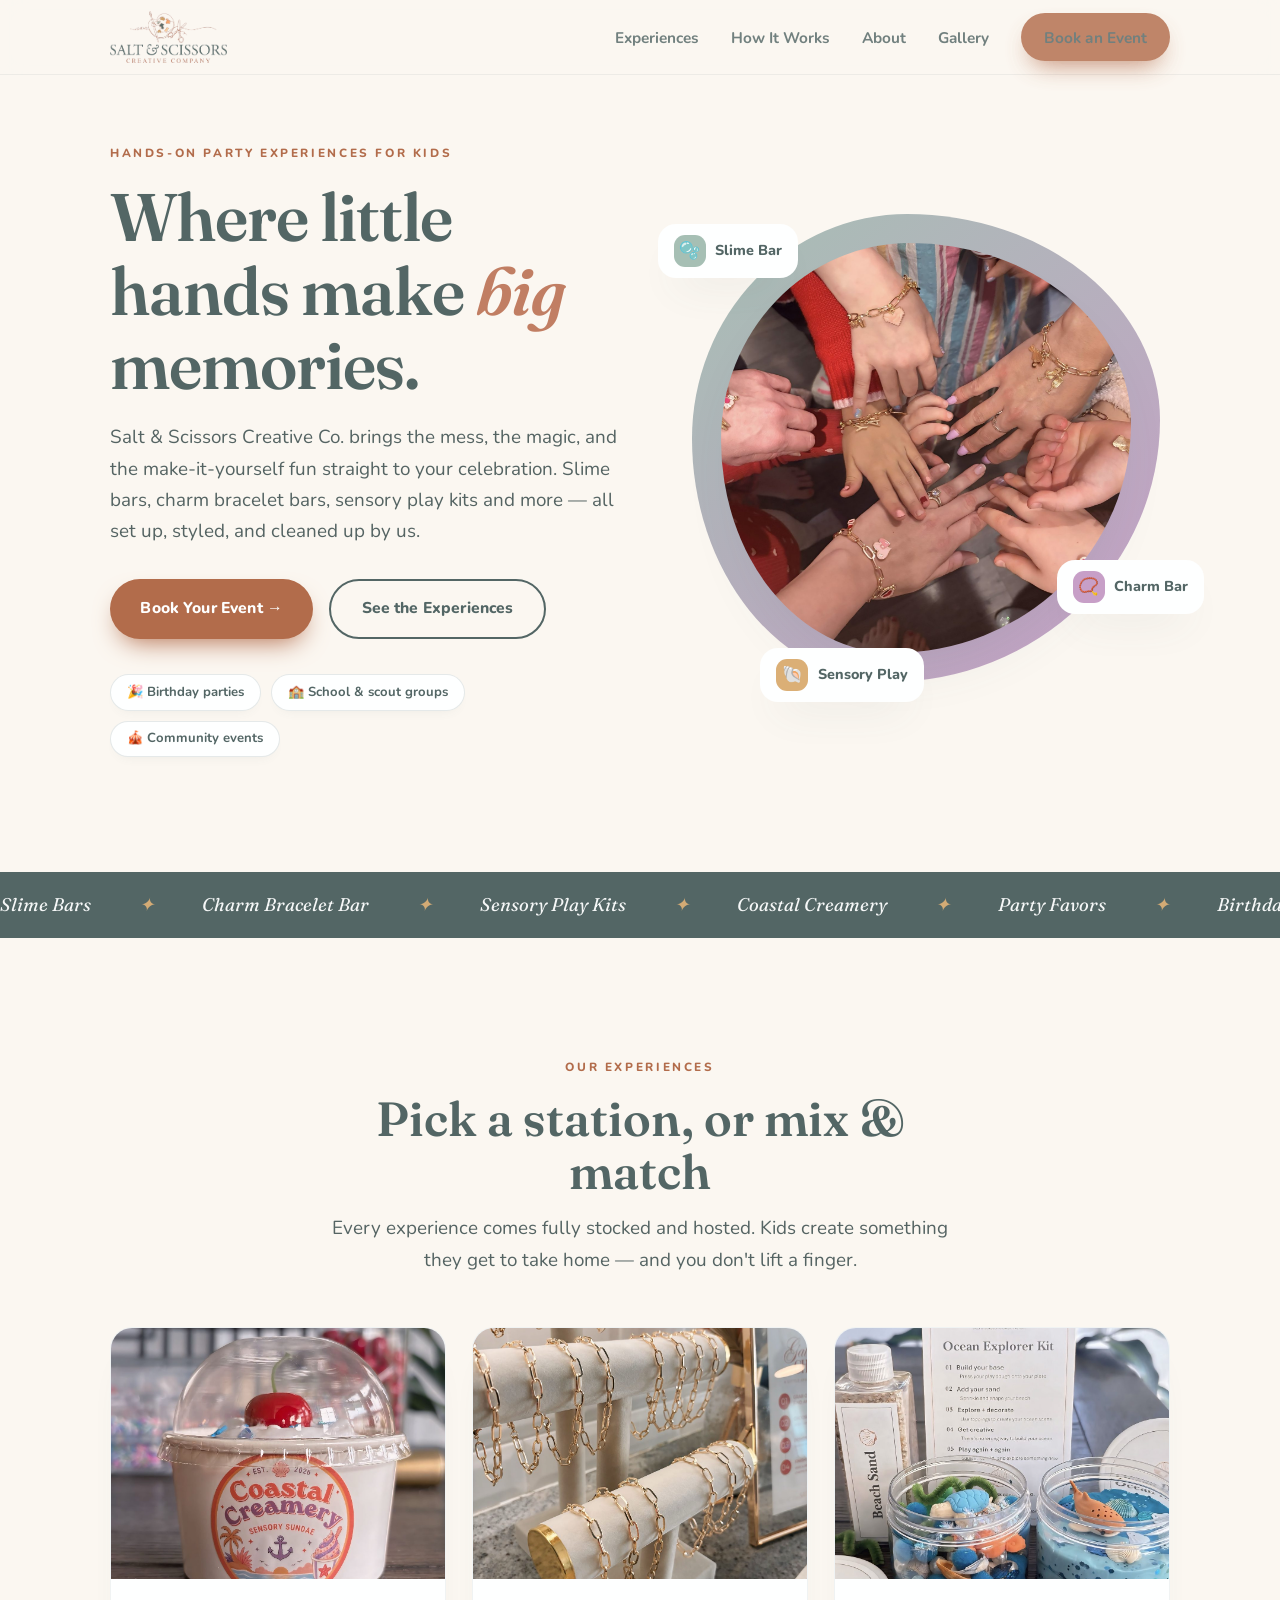
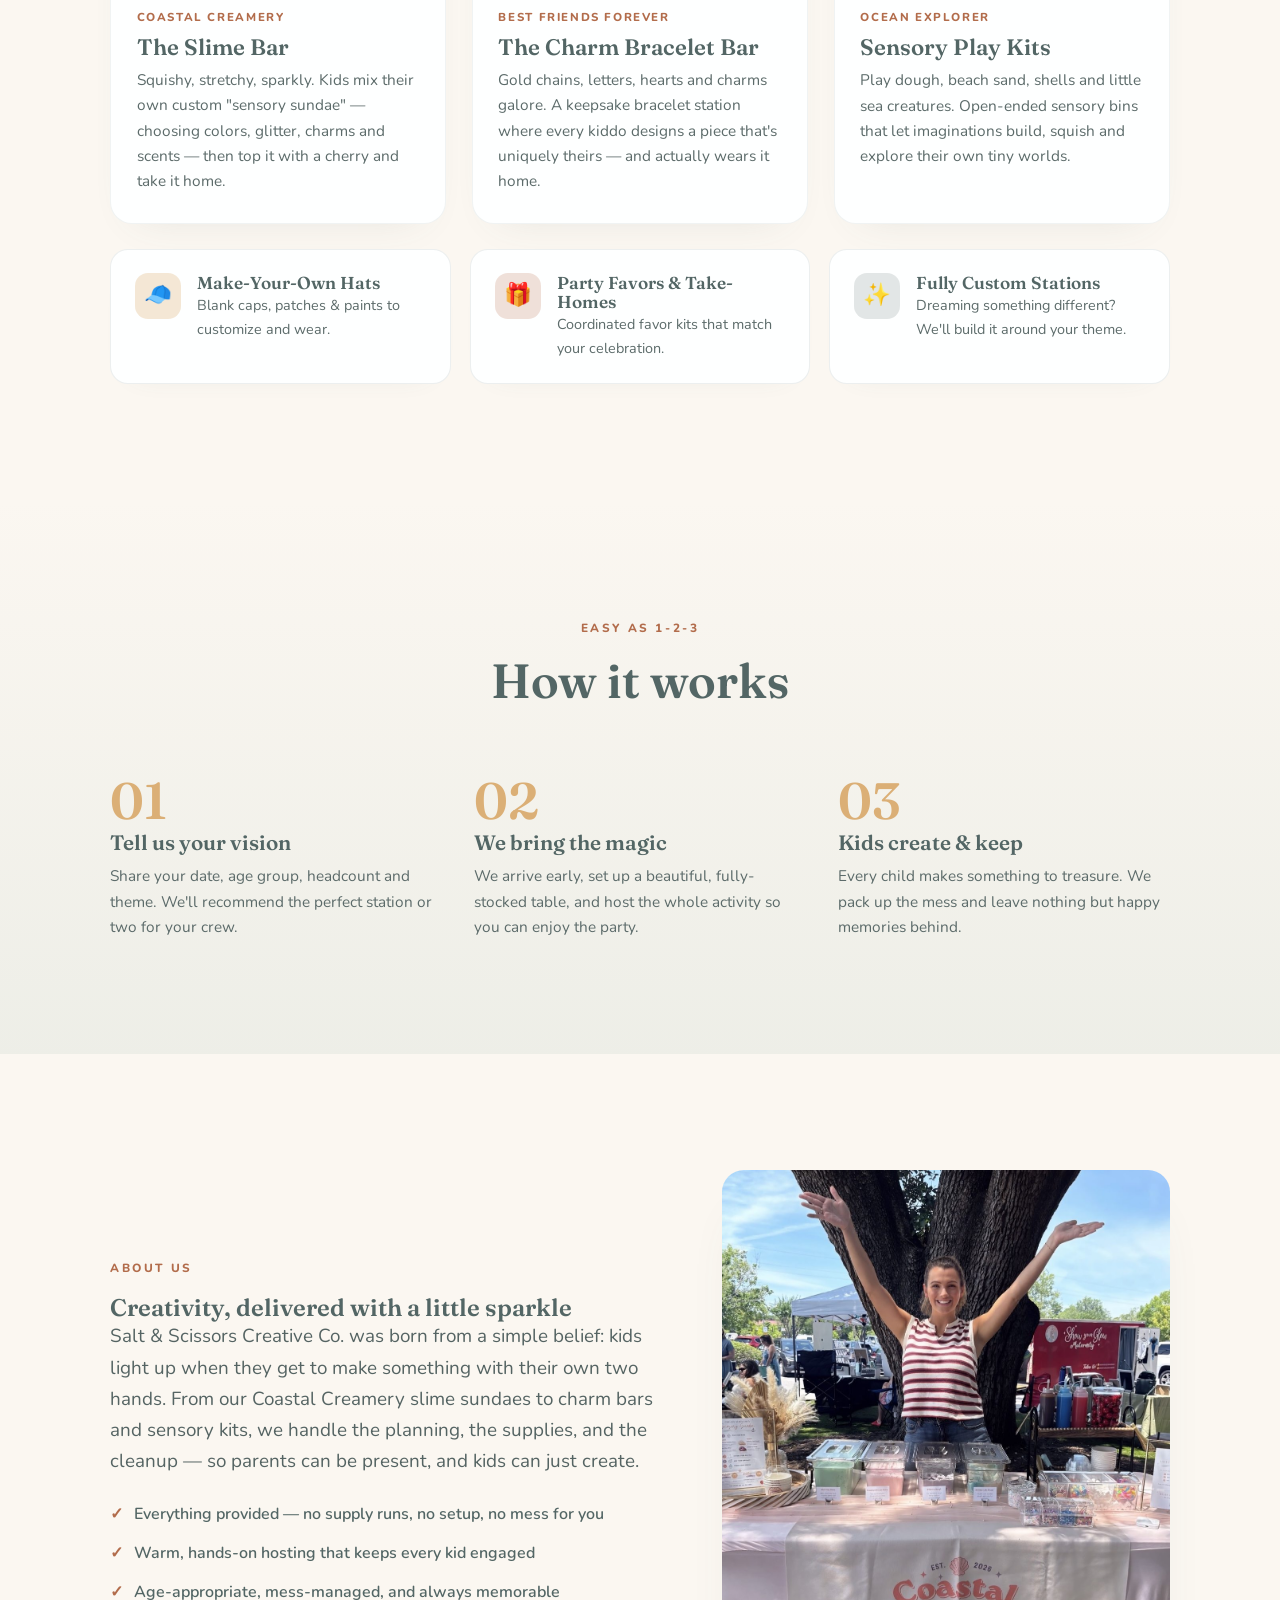
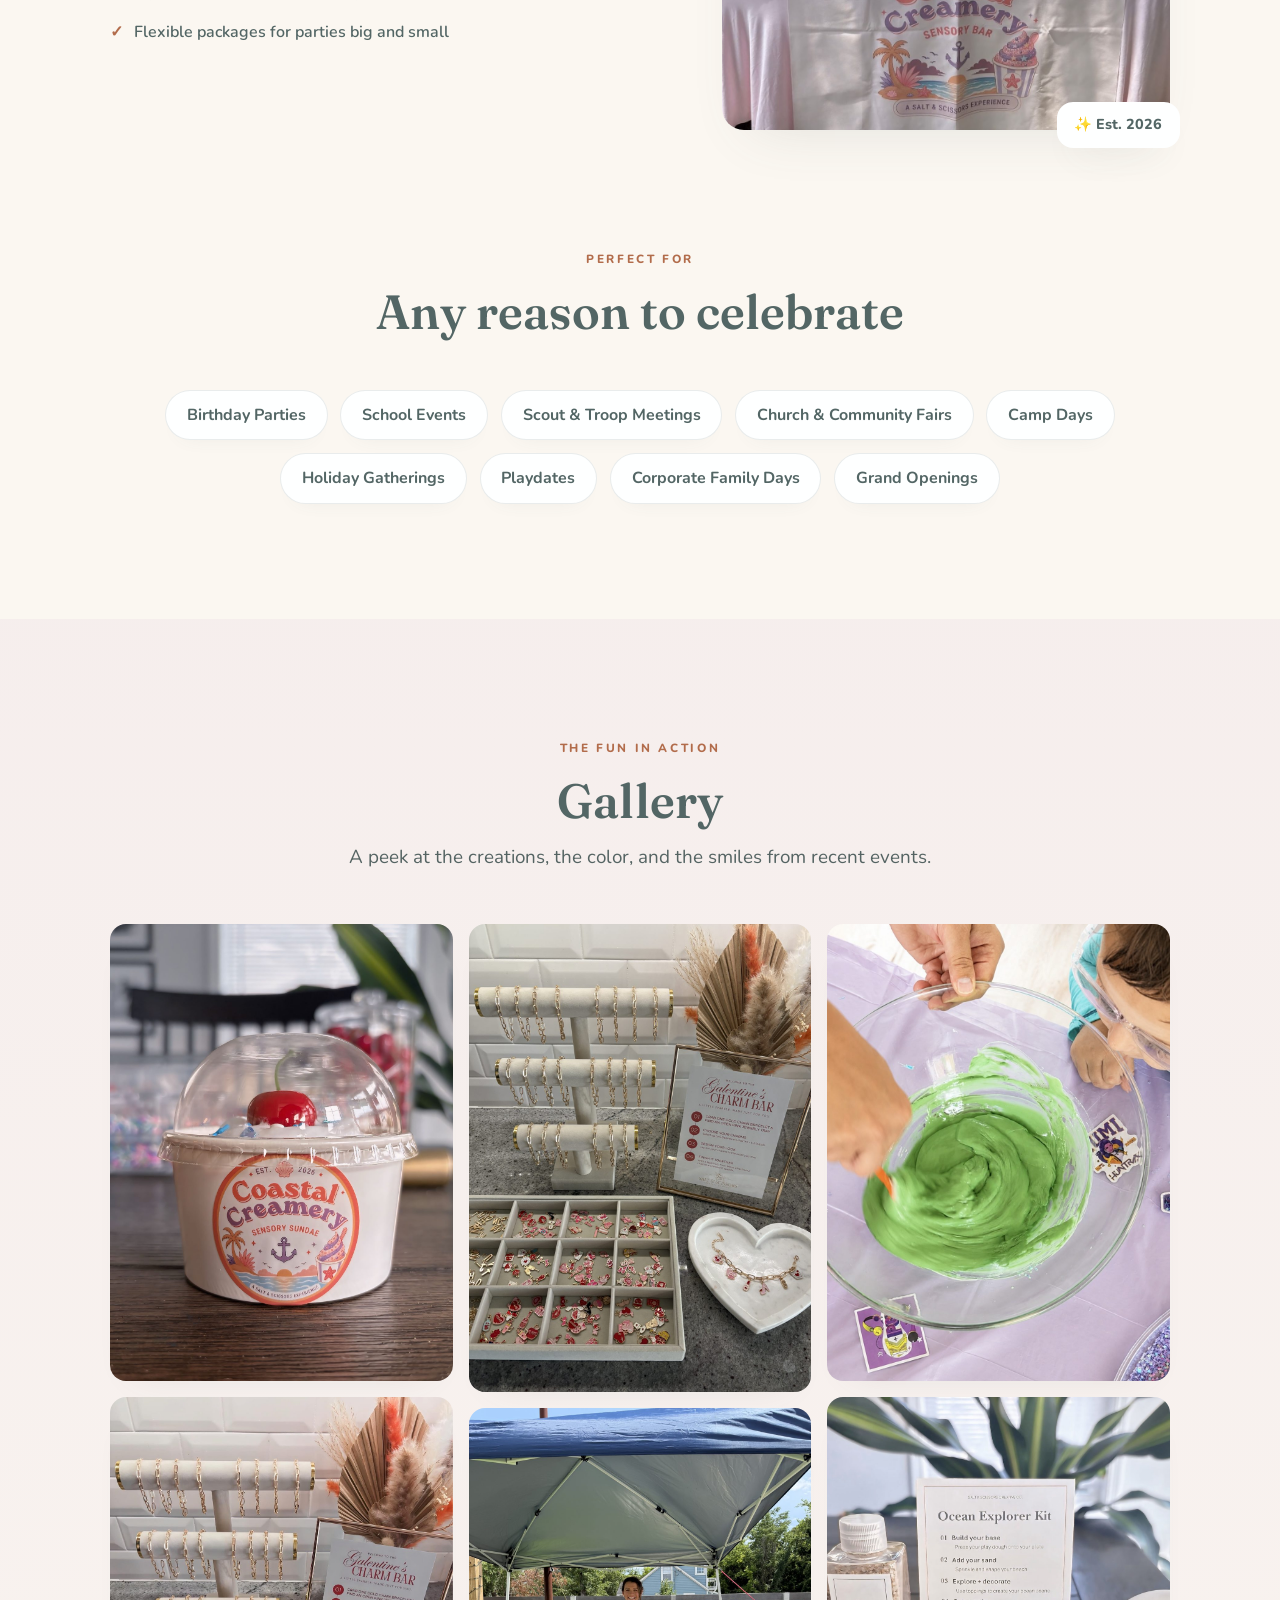
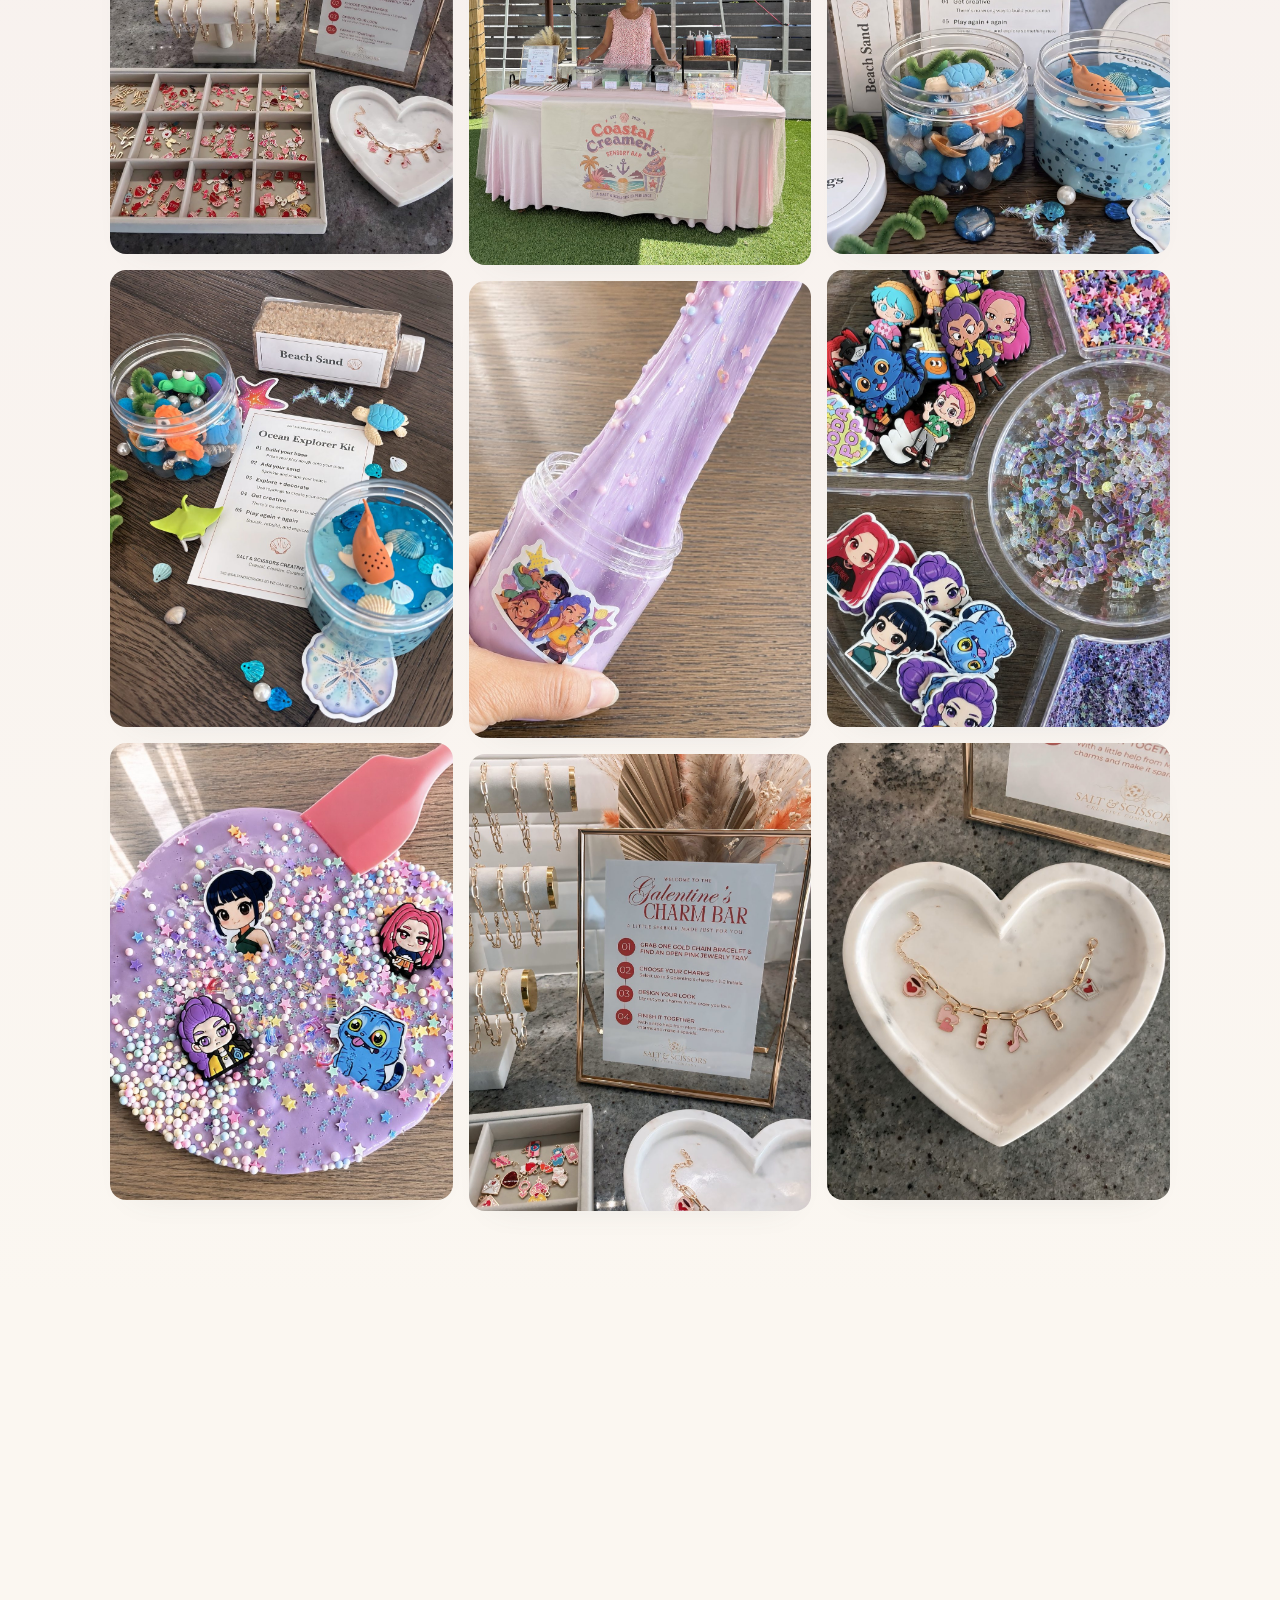
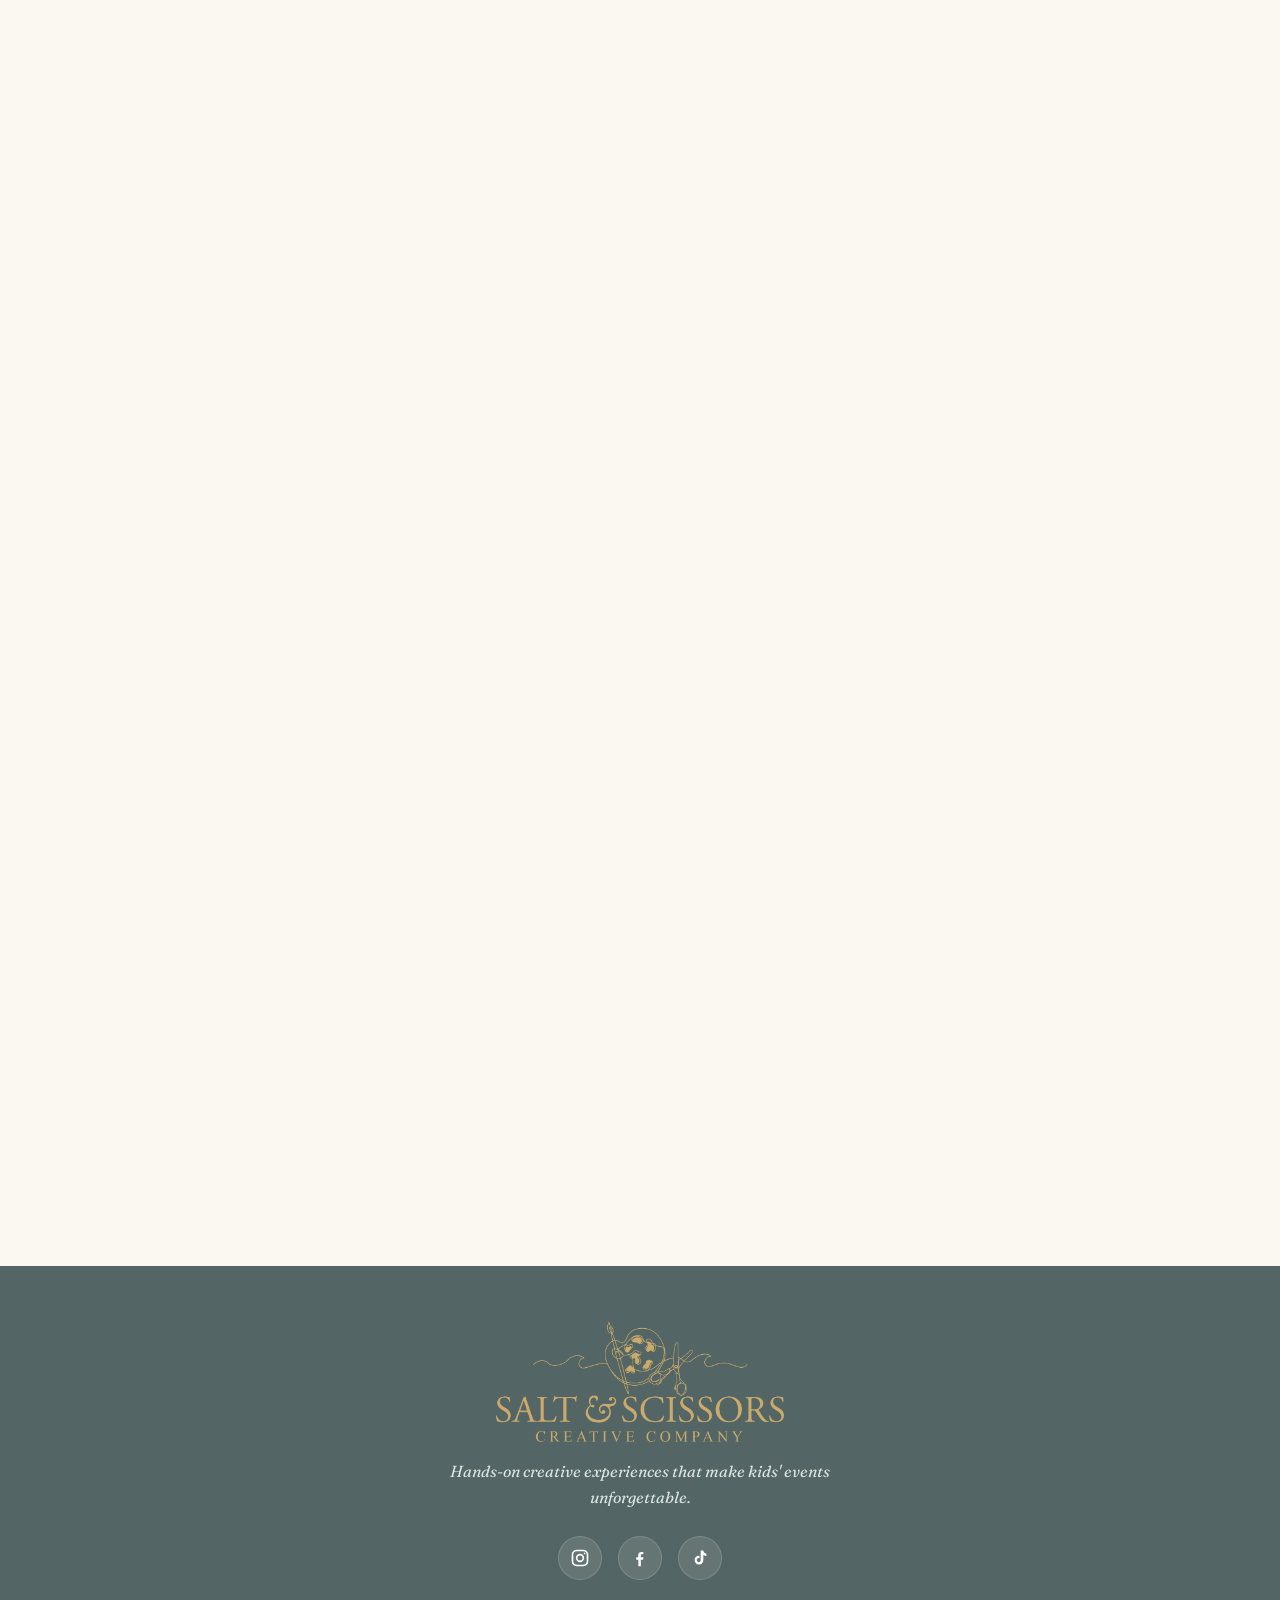
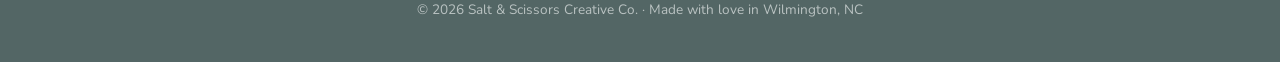
<file: classic.html>
<!DOCTYPE html>
<html lang="en">
<head>
<meta charset="UTF-8" />
<meta name="viewport" content="width=device-width, initial-scale=1.0" />
<title>Salt &amp; Scissors Creative Co. — Hands-On Party Experiences for Kids</title>
<meta name="description" content="Salt & Scissors Creative Co. brings unforgettable hands-on creative experiences to kids' parties and events — slime bars, charm bracelet bars, sensory play kits, and more." />
<link rel="icon" href="assets/img/logo-full.png?v=2" />
<link rel="preconnect" href="https://fonts.googleapis.com" />
<link rel="preconnect" href="https://fonts.gstatic.com" crossorigin />
<link href="https://fonts.googleapis.com/css2?family=Fraunces:ital,opsz,wght@0,9..144,400;0,9..144,500;0,9..144,600;0,9..144,700;1,9..144,500&family=Nunito:wght@400;500;600;700;800&display=swap" rel="stylesheet" />
<style>
  :root{
    --slate:#536665;
    --white:#FEFFFF;
    --clay:#C17E63;
    --sand:#DBAF76;
    --mauve:#C79FC7;
    --sage:#A6BFB4;
    --terra:#B26C4B;

    --ink:#3a4746;
    --cream:#fbf7f1;
    --shadow:rgba(83,102,101,.16);

    --font-display:"Fraunces",Georgia,serif;
    --font-body:"Nunito",-apple-system,BlinkMacSystemFont,"Segoe UI",sans-serif;

    --radius:22px;
    --maxw:1140px;
  }

  *{box-sizing:border-box;margin:0;padding:0}
  html{scroll-behavior:smooth}
  body{
    font-family:var(--font-body);
    color:var(--ink);
    background:var(--cream);
    line-height:1.65;
    -webkit-font-smoothing:antialiased;
    overflow-x:hidden;
  }
  h1,h2,h3,h4{font-family:var(--font-display);font-weight:600;line-height:1.1;color:var(--slate)}
  a{color:inherit;text-decoration:none}
  img{max-width:100%;display:block}
  section{padding:clamp(4rem,9vw,7.5rem) 0}
  .wrap{width:100%;max-width:var(--maxw);margin:0 auto;padding:0 clamp(1.25rem,4vw,2.5rem)}

  .eyebrow{
    font-family:var(--font-body);
    text-transform:uppercase;
    letter-spacing:.22em;
    font-size:.74rem;
    font-weight:800;
    color:var(--terra);
    display:inline-block;
    margin-bottom:1rem;
  }
  .lead{font-size:clamp(1.02rem,1.5vw,1.18rem);max-width:56ch;color:#556463}

  .btn{
    display:inline-flex;align-items:center;gap:.55rem;
    font-family:var(--font-body);font-weight:800;font-size:.98rem;
    padding:.95rem 1.9rem;border-radius:999px;cursor:pointer;border:none;
    transition:transform .2s ease, box-shadow .2s ease, background .2s ease;
    letter-spacing:.01em;
  }
  .btn-primary{background:var(--terra);color:var(--white);box-shadow:0 12px 26px -10px var(--terra)}
  .btn-primary:hover{transform:translateY(-3px);box-shadow:0 18px 32px -12px var(--terra)}
  .btn-ghost{background:transparent;color:var(--slate);border:2px solid var(--slate)}
  .btn-ghost:hover{background:var(--slate);color:var(--white);transform:translateY(-3px)}

  /* ---------- NAV ---------- */
  header.nav{
    position:sticky;top:0;z-index:50;
    background:rgba(251,247,241,.82);
    backdrop-filter:blur(12px);
    border-bottom:1px solid rgba(83,102,101,.08);
  }
  .nav-inner{display:flex;align-items:center;justify-content:space-between;padding:.7rem clamp(1.25rem,4vw,2.5rem);max-width:var(--maxw);margin:0 auto}
  .brand{display:flex;align-items:center;gap:.7rem}
  .brand img{height:52px;width:auto}
  .nav-links{display:flex;gap:2rem;align-items:center}
  .nav-links a{font-weight:700;font-size:.96rem;color:var(--slate);opacity:.82;transition:opacity .2s}
  .nav-links a:hover{opacity:1}
  .nav-links .btn{padding:.7rem 1.4rem}
  .nav-toggle{display:none;background:none;border:none;cursor:pointer;color:var(--slate)}
  @media(max-width:860px){
    .nav-inner{position:relative;justify-content:center}
    .brand img{height:62px}
    .nav-links{
      position:absolute;top:100%;left:0;right:0;
      flex-direction:column;gap:1.1rem;align-items:flex-start;
      background:var(--cream);padding:1.5rem clamp(1.25rem,4vw,2.5rem) 2rem;
      border-bottom:1px solid rgba(83,102,101,.1);
      transform:translateY(-140%);transition:transform .35s ease;
    }
    .nav-links.open{transform:translateY(0)}
    .nav-toggle{display:block;position:absolute;right:clamp(1.25rem,4vw,2.5rem);top:50%;transform:translateY(-50%)}
  }

  /* ---------- HERO ---------- */
  .hero{position:relative;padding-top:clamp(2.5rem,5vw,4rem);overflow:hidden}
  .hero-grid{display:grid;grid-template-columns:1.02fr .98fr;gap:clamp(2rem,5vw,4rem);align-items:center}
  @media(max-width:900px){.hero-grid{grid-template-columns:1fr;text-align:center}.hero .lead{margin-inline:auto}}
  .hero-logo{height:88px;width:auto;margin-bottom:1.6rem}
  @media(max-width:900px){.hero-logo{margin-inline:auto}}
  .hero h1{font-size:clamp(2.5rem,5.6vw,4.2rem);letter-spacing:-.015em}
  .hero h1 em{font-style:italic;color:var(--clay)}
  .hero .lead{margin-top:1.3rem;margin-bottom:2rem}
  .hero-cta{display:flex;gap:1rem;flex-wrap:wrap}
  @media(max-width:900px){.hero-cta{justify-content:center}}
  .hero-tags{display:flex;gap:.6rem;flex-wrap:wrap;margin-top:2.2rem}
  @media(max-width:900px){.hero-tags{justify-content:center}}
  .tag{
    background:var(--white);border:1px solid rgba(83,102,101,.14);
    padding:.4rem 1rem;border-radius:999px;font-weight:700;font-size:.82rem;color:var(--slate);
    box-shadow:0 6px 14px -10px var(--shadow);
  }

  /* Hero art — real photo in organic frame */
  .hero-art{position:relative;aspect-ratio:1/1;max-width:520px;margin:0 auto;width:100%}
  .blob{position:absolute;inset:2%;border-radius:46% 54% 58% 42% / 48% 44% 56% 52%;
    background:linear-gradient(140deg,var(--sage),var(--mauve));
    animation:morph 12s ease-in-out infinite;z-index:1}
  @keyframes morph{
    0%,100%{border-radius:46% 54% 58% 42% / 48% 44% 56% 52%}
    50%{border-radius:58% 42% 44% 56% / 56% 58% 42% 44%}
  }
  .hero-photo{position:absolute;inset:8%;z-index:2;border-radius:46% 54% 58% 42% / 48% 44% 56% 52%;
    overflow:hidden;box-shadow:0 30px 60px -26px var(--shadow);animation:morph 12s ease-in-out infinite}
  .hero-photo img{width:100%;height:100%;object-fit:cover}
  .hero-art .float{position:absolute;z-index:3;background:var(--white);border-radius:18px;
    box-shadow:0 22px 44px -20px var(--shadow);padding:.7rem 1rem;display:flex;align-items:center;gap:.6rem;font-weight:800;color:var(--slate);font-size:.9rem}
  .float .dot{width:32px;height:32px;border-radius:11px;display:grid;place-items:center;font-size:1.05rem}
  .float.f1{top:4%;left:-5%;animation:bob 5s ease-in-out infinite}
  .float.f2{bottom:16%;right:-7%;animation:bob 6s ease-in-out infinite .6s}
  .float.f3{bottom:-2%;left:16%;animation:bob 5.5s ease-in-out infinite 1.1s}
  @keyframes bob{0%,100%{transform:translateY(0)}50%{transform:translateY(-12px)}}
  @media(max-width:520px){.float.f1{left:0}.float.f2{right:0}}

  /* ---------- MARQUEE ---------- */
  .marquee{background:var(--slate);color:var(--white);padding:1.1rem 0;overflow:hidden;white-space:nowrap}
  .marquee-track{display:inline-flex;gap:3rem;animation:scroll 28s linear infinite;font-family:var(--font-display);font-style:italic;font-size:1.15rem;opacity:.95}
  .marquee-track span{display:inline-flex;align-items:center;gap:3rem}
  .marquee-track span::after{content:"✦";color:var(--sand)}
  @keyframes scroll{from{transform:translateX(0)}to{transform:translateX(-50%)}}

  /* ---------- SECTION HEADERS ---------- */
  .sec-head{max-width:64ch;margin-bottom:3.2rem}
  .sec-head.center{margin-inline:auto;text-align:center}
  .sec-head h2{font-size:clamp(2rem,4vw,3rem);margin-bottom:.9rem}

  /* ---------- EXPERIENCES ---------- */
  .cards{display:grid;grid-template-columns:repeat(3,1fr);gap:1.6rem}
  @media(max-width:900px){.cards{grid-template-columns:1fr 1fr}}
  @media(max-width:620px){.cards{grid-template-columns:1fr}}
  .card{
    background:var(--white);border-radius:var(--radius);overflow:hidden;
    border:1px solid rgba(83,102,101,.08);
    box-shadow:0 18px 40px -28px var(--shadow);
    transition:transform .25s ease, box-shadow .25s ease;
    display:flex;flex-direction:column;
  }
  .card:hover{transform:translateY(-6px);box-shadow:0 26px 50px -26px var(--shadow)}
  .card-photo{aspect-ratio:4/3;overflow:hidden;background:var(--sage)}
  .card-photo img{width:100%;height:100%;object-fit:cover;transition:transform .5s ease}
  .card:hover .card-photo img{transform:scale(1.05)}
  .card-body{padding:1.5rem 1.6rem 1.8rem}
  .card-body .kicker{font-size:.72rem;font-weight:800;letter-spacing:.14em;text-transform:uppercase;color:var(--terra)}
  .card-body h3{font-size:1.4rem;margin:.35rem 0 .5rem}
  .card-body p{font-size:.96rem;color:#5c6b6a}

  /* secondary offering row */
  .also{display:grid;grid-template-columns:repeat(3,1fr);gap:1.2rem;margin-top:1.6rem}
  @media(max-width:760px){.also{grid-template-columns:1fr}}
  .mini{background:var(--white);border:1px solid rgba(83,102,101,.1);border-radius:18px;padding:1.4rem 1.5rem;display:flex;gap:1rem;align-items:flex-start;box-shadow:0 12px 30px -26px var(--shadow)}
  .mini .ic{width:46px;height:46px;border-radius:13px;display:grid;place-items:center;font-size:1.4rem;flex:none}
  .mini h4{font-size:1.08rem;margin-bottom:.15rem}
  .mini p{font-size:.9rem;color:#5c6b6a}

  /* ---------- HOW IT WORKS ---------- */
  .how{background:linear-gradient(180deg,transparent, rgba(166,191,180,.16))}
  .steps{display:grid;grid-template-columns:repeat(3,1fr);gap:2rem;counter-reset:step}
  @media(max-width:780px){.steps{grid-template-columns:1fr}}
  .step{position:relative;padding-top:1rem}
  .step .num{font-family:var(--font-display);font-size:3.2rem;color:var(--sand);font-weight:600;line-height:1}
  .step h3{font-size:1.3rem;margin:.4rem 0 .5rem}
  .step p{color:#5c6b6a;font-size:.96rem}

  /* ---------- ABOUT / SPLIT ---------- */
  .split{display:grid;grid-template-columns:1.1fr .9fr;gap:clamp(2rem,5vw,4.5rem);align-items:center}
  @media(max-width:840px){.split{grid-template-columns:1fr}}
  .about-photo{position:relative}
  .about-photo img{width:100%;aspect-ratio:4/5;object-fit:cover;border-radius:var(--radius);box-shadow:0 26px 54px -30px var(--shadow)}
  .about-photo .badge{position:absolute;bottom:-18px;right:-10px;background:var(--white);border-radius:16px;padding:.7rem 1.1rem;box-shadow:0 18px 36px -18px var(--shadow);font-weight:800;color:var(--slate);font-size:.9rem;display:flex;align-items:center;gap:.5rem}
  @media(max-width:840px){.about-photo{max-width:420px;margin:1.5rem auto 0}}
  .about ul{list-style:none;margin-top:1.5rem;display:grid;gap:.8rem}
  .about li{display:flex;gap:.7rem;align-items:flex-start;font-weight:600;color:var(--slate)}
  .about li .check{color:var(--terra);font-weight:800;flex:none}

  /* ---------- OCCASIONS ---------- */
  .pills{display:flex;flex-wrap:wrap;gap:.8rem;margin-top:.5rem}
  .pill{background:var(--white);border:1px solid rgba(83,102,101,.12);padding:.7rem 1.3rem;border-radius:999px;font-weight:700;color:var(--slate);box-shadow:0 10px 22px -18px var(--shadow)}

  /* ---------- GALLERY ---------- */
  .gallery{columns:3;column-gap:1rem}
  @media(max-width:820px){.gallery{columns:2}}
  @media(max-width:480px){.gallery{columns:1}}
  .gallery figure{break-inside:avoid;margin:0 0 1rem;border-radius:16px;overflow:hidden;cursor:pointer;box-shadow:0 16px 34px -26px var(--shadow);position:relative}
  .gallery img{width:100%;display:block;transition:transform .5s ease}
  .gallery figure:hover img{transform:scale(1.06)}
  .gallery figure::after{content:"⤢";position:absolute;top:10px;right:12px;color:#fff;opacity:0;font-size:1rem;transition:opacity .3s;text-shadow:0 1px 4px rgba(0,0,0,.5)}
  .gallery figure:hover::after{opacity:.9}

  /* Lightbox */
  .lightbox{position:fixed;inset:0;z-index:100;background:rgba(46,56,55,.9);display:none;align-items:center;justify-content:center;padding:2rem;cursor:zoom-out}
  .lightbox.open{display:flex}
  .lightbox img{max-width:92vw;max-height:88vh;border-radius:12px;box-shadow:0 30px 80px rgba(0,0,0,.5)}
  .lightbox .close{position:absolute;top:1.2rem;right:1.5rem;color:#fff;font-size:2rem;font-weight:300;cursor:pointer;line-height:1}

  /* ---------- TESTIMONIALS ---------- */
  .quotes{display:grid;grid-template-columns:repeat(3,1fr);gap:1.6rem}
  @media(max-width:860px){.quotes{grid-template-columns:1fr}}
  .quote{background:var(--white);border-radius:var(--radius);padding:2rem;border:1px solid rgba(83,102,101,.08);box-shadow:0 18px 40px -30px var(--shadow)}
  .quote .stars{color:var(--sand);letter-spacing:.15em;margin-bottom:.8rem}
  .quote p{font-family:var(--font-display);font-style:italic;font-size:1.08rem;color:var(--slate);margin-bottom:1.1rem}
  .quote .who{font-weight:800;font-size:.92rem;color:var(--terra)}

  /* ---------- CTA / BOOKING ---------- */
  .booking{background:var(--slate);color:var(--white);border-radius:clamp(24px,4vw,40px);padding:clamp(2.4rem,5vw,4rem);position:relative;overflow:hidden}
  .booking::before,.booking::after{content:"";position:absolute;border-radius:50%;filter:blur(2px)}
  .booking::before{width:280px;height:280px;background:radial-gradient(circle,var(--mauve),transparent 70%);top:-90px;right:-60px;opacity:.5}
  .booking::after{width:260px;height:260px;background:radial-gradient(circle,var(--sage),transparent 70%);bottom:-100px;left:-40px;opacity:.45}
  .booking .wrap-in{position:relative;z-index:2}
  .booking h2{color:var(--white);font-size:clamp(2rem,4vw,3rem);margin-bottom:.8rem}
  .booking p{color:rgba(254,255,255,.85);max-width:52ch}
  .book-grid{display:grid;grid-template-columns:.9fr 1.1fr;gap:clamp(2rem,5vw,3.5rem);align-items:start}
  @media(max-width:820px){.book-grid{grid-template-columns:1fr}}
  form{display:grid;gap:1rem}
  .row{display:grid;grid-template-columns:1fr 1fr;gap:1rem}
  @media(max-width:520px){.row{grid-template-columns:1fr}}
  .field label{display:block;font-weight:700;font-size:.85rem;margin-bottom:.35rem;color:rgba(254,255,255,.9)}
  .field input,.field select,.field textarea{
    width:100%;padding:.85rem 1rem;border-radius:14px;border:1px solid rgba(254,255,255,.25);
    background:rgba(254,255,255,.1);color:var(--white);font-family:var(--font-body);font-size:.98rem;
  }
  .field input::placeholder,.field textarea::placeholder{color:rgba(254,255,255,.55)}
  .field input:focus,.field select:focus,.field textarea:focus{outline:2px solid var(--sand);border-color:transparent}
  .field select option{color:var(--ink)}
  form .btn{justify-self:start;margin-top:.4rem}
  .form-note{font-size:.82rem;color:rgba(254,255,255,.7);margin-top:.3rem}
  .book-info{display:grid;gap:1.4rem;align-content:start}
  .book-info .line{display:flex;gap:.8rem;align-items:flex-start}
  .book-info .line .ic{width:42px;height:42px;border-radius:12px;background:rgba(254,255,255,.12);display:grid;place-items:center;font-size:1.2rem;flex:none}
  .book-info h4{color:var(--white);font-size:1.02rem;margin-bottom:.15rem}
  .book-info p{color:rgba(254,255,255,.78);font-size:.94rem}

  /* ---------- FOOTER ---------- */
  footer{background:var(--slate);padding:3.5rem 0 2.5rem;text-align:center;color:rgba(254,255,255,.85)}
  footer .foot-logo{height:120px;width:auto;margin:0 auto 1rem;opacity:.95}
  footer .tagline{font-family:var(--font-display);font-style:italic;color:rgba(254,255,255,.8);max-width:46ch;margin:0 auto}
  .socials{display:flex;gap:1rem;justify-content:center;margin:1.6rem 0 1.2rem}
  .socials a{width:44px;height:44px;border-radius:50%;background:rgba(254,255,255,.1);border:1px solid rgba(254,255,255,.16);display:grid;place-items:center;color:var(--white);transition:transform .2s,background .2s,color .2s}
  .socials a:hover{transform:translateY(-3px);background:var(--sand);color:var(--slate)}
  .foot-small{font-size:.85rem;color:rgba(254,255,255,.6);margin-top:1rem}

  .reveal{opacity:0;transform:translateY(26px);transition:opacity .7s ease, transform .7s ease}
  .reveal.in{opacity:1;transform:none}
</style>
</head>
<body>

<!-- NAV -->
<header class="nav">
  <div class="nav-inner">
    <a href="#top" class="brand" aria-label="Salt & Scissors Creative Co.">
      <img src="assets/img/logo-full.png?v=2" alt="Salt & Scissors Creative Company" />
    </a>
    <nav class="nav-links" id="navLinks">
      <a href="#experiences">Experiences</a>
      <a href="#how">How It Works</a>
      <a href="#about">About</a>
      <a href="#gallery">Gallery</a>
      <a href="#book" class="btn btn-primary">Book an Event</a>
    </nav>
    <button class="nav-toggle" id="navToggle" aria-label="Menu">
      <svg width="26" height="26" viewBox="0 0 24 24" fill="none" stroke="currentColor" stroke-width="2.2" stroke-linecap="round"><path d="M4 7h16M4 12h16M4 17h16"/></svg>
    </button>
  </div>
</header>

<!-- HERO -->
<section class="hero" id="top">
  <div class="wrap hero-grid">
    <div>
      <span class="eyebrow">Hands-on party experiences for kids</span>
      <h1>Where little hands make <em>big</em> memories.</h1>
      <p class="lead">Salt &amp; Scissors Creative Co. brings the mess, the magic, and the make-it-yourself fun straight to your celebration. Slime bars, charm bracelet bars, sensory play kits and more — all set up, styled, and cleaned up by us.</p>
      <div class="hero-cta">
        <a href="#book" class="btn btn-primary">Book Your Event →</a>
        <a href="#experiences" class="btn btn-ghost">See the Experiences</a>
      </div>
      <div class="hero-tags">
        <span class="tag">🎉 Birthday parties</span>
        <span class="tag">🏫 School &amp; scout groups</span>
        <span class="tag">🎪 Community events</span>
      </div>
    </div>
    <div class="hero-art">
      <div class="blob"></div>
      <div class="hero-photo"><img src="assets/img/charm-2.jpg" alt="Kids showing off the charm bracelets they made" /></div>
      <div class="float f1"><span class="dot" style="background:var(--sage)">🫧</span> Slime Bar</div>
      <div class="float f2"><span class="dot" style="background:var(--mauve)">📿</span> Charm Bar</div>
      <div class="float f3"><span class="dot" style="background:var(--sand)">🐚</span> Sensory Play</div>
    </div>
  </div>
</section>

<!-- MARQUEE -->
<div class="marquee" aria-hidden="true">
  <div class="marquee-track">
    <span>Slime Bars</span><span>Charm Bracelet Bar</span><span>Sensory Play Kits</span><span>Coastal Creamery</span><span>Party Favors</span><span>Birthday Magic</span>
    <span>Slime Bars</span><span>Charm Bracelet Bar</span><span>Sensory Play Kits</span><span>Coastal Creamery</span><span>Party Favors</span><span>Birthday Magic</span>
  </div>
</div>

<!-- EXPERIENCES -->
<section id="experiences">
  <div class="wrap">
    <div class="sec-head center reveal">
      <span class="eyebrow">Our Experiences</span>
      <h2>Pick a station, or mix &amp; match</h2>
      <p class="lead" style="margin-inline:auto">Every experience comes fully stocked and hosted. Kids create something they get to take home — and you don't lift a finger.</p>
    </div>
    <div class="cards">
      <article class="card reveal">
        <div class="card-photo"><img src="assets/img/slime-1.jpg" loading="lazy" alt="Coastal Creamery sensory sundae slime with a cherry on top" /></div>
        <div class="card-body">
          <span class="kicker">Coastal Creamery</span>
          <h3>The Slime Bar</h3>
          <p>Squishy, stretchy, sparkly. Kids mix their own custom "sensory sundae" — choosing colors, glitter, charms and scents — then top it with a cherry and take it home.</p>
        </div>
      </article>
      <article class="card reveal">
        <div class="card-photo"><img src="assets/img/charm-1.jpg" loading="lazy" alt="Handmade charm bracelet on a child's wrist" /></div>
        <div class="card-body">
          <span class="kicker">Best Friends Forever</span>
          <h3>The Charm Bracelet Bar</h3>
          <p>Gold chains, letters, hearts and charms galore. A keepsake bracelet station where every kiddo designs a piece that's uniquely theirs — and actually wears it home.</p>
        </div>
      </article>
      <article class="card reveal">
        <div class="card-photo"><img src="assets/img/sensory-1.jpg" loading="lazy" alt="Ocean Explorer sensory play dough kit" /></div>
        <div class="card-body">
          <span class="kicker">Ocean Explorer</span>
          <h3>Sensory Play Kits</h3>
          <p>Play dough, beach sand, shells and little sea creatures. Open-ended sensory bins that let imaginations build, squish and explore their own tiny worlds.</p>
        </div>
      </article>
    </div>

    <div class="also">
      <div class="mini reveal">
        <div class="ic" style="background:rgba(219,175,118,.30)">🧢</div>
        <div><h4>Make-Your-Own Hats</h4><p>Blank caps, patches &amp; paints to customize and wear.</p></div>
      </div>
      <div class="mini reveal">
        <div class="ic" style="background:rgba(193,126,99,.24)">🎁</div>
        <div><h4>Party Favors &amp; Take-Homes</h4><p>Coordinated favor kits that match your celebration.</p></div>
      </div>
      <div class="mini reveal">
        <div class="ic" style="background:rgba(83,102,101,.16)">✨</div>
        <div><h4>Fully Custom Stations</h4><p>Dreaming something different? We'll build it around your theme.</p></div>
      </div>
    </div>
  </div>
</section>

<!-- HOW IT WORKS -->
<section class="how" id="how">
  <div class="wrap">
    <div class="sec-head center reveal">
      <span class="eyebrow">Easy as 1-2-3</span>
      <h2>How it works</h2>
    </div>
    <div class="steps">
      <div class="step reveal">
        <div class="num">01</div>
        <h3>Tell us your vision</h3>
        <p>Share your date, age group, headcount and theme. We'll recommend the perfect station or two for your crew.</p>
      </div>
      <div class="step reveal">
        <div class="num">02</div>
        <h3>We bring the magic</h3>
        <p>We arrive early, set up a beautiful, fully-stocked table, and host the whole activity so you can enjoy the party.</p>
      </div>
      <div class="step reveal">
        <div class="num">03</div>
        <h3>Kids create &amp; keep</h3>
        <p>Every child makes something to treasure. We pack up the mess and leave nothing but happy memories behind.</p>
      </div>
    </div>
  </div>
</section>

<!-- ABOUT -->
<section class="about" id="about">
  <div class="wrap split">
    <div class="reveal">
      <span class="eyebrow">About Us</span>
      <h2>Creativity, delivered with a little sparkle</h2>
      <p class="lead">Salt &amp; Scissors Creative Co. was born from a simple belief: kids light up when they get to make something with their own two hands. From our Coastal Creamery slime sundaes to charm bars and sensory kits, we handle the planning, the supplies, and the cleanup — so parents can be present, and kids can just create.</p>
      <ul>
        <li><span class="check">✓</span> Everything provided — no supply runs, no setup, no mess for you</li>
        <li><span class="check">✓</span> Warm, hands-on hosting that keeps every kid engaged</li>
        <li><span class="check">✓</span> Age-appropriate, mess-managed, and always memorable</li>
        <li><span class="check">✓</span> Flexible packages for parties big and small</li>
      </ul>
    </div>
    <div class="about-photo reveal">
      <img src="assets/img/owner-1.jpg" alt="The founder of Salt & Scissors Creative Co. at her market booth" />
      <span class="badge">✨ Est. 2026</span>
    </div>
  </div>
</section>

<!-- OCCASIONS -->
<section style="padding-top:0">
  <div class="wrap">
    <div class="sec-head center reveal">
      <span class="eyebrow">Perfect For</span>
      <h2>Any reason to celebrate</h2>
    </div>
    <div class="pills reveal" style="justify-content:center">
      <span class="pill">Birthday Parties</span>
      <span class="pill">School Events</span>
      <span class="pill">Scout &amp; Troop Meetings</span>
      <span class="pill">Church &amp; Community Fairs</span>
      <span class="pill">Camp Days</span>
      <span class="pill">Holiday Gatherings</span>
      <span class="pill">Playdates</span>
      <span class="pill">Corporate Family Days</span>
      <span class="pill">Grand Openings</span>
    </div>
  </div>
</section>

<!-- GALLERY -->
<section id="gallery" style="background:linear-gradient(180deg, rgba(199,159,199,.10), transparent)">
  <div class="wrap">
    <div class="sec-head center reveal">
      <span class="eyebrow">The Fun in Action</span>
      <h2>Gallery</h2>
      <p class="lead" style="margin-inline:auto">A peek at the creations, the color, and the smiles from recent events.</p>
    </div>
    <div class="gallery reveal">
      <figure><img src="assets/img/slime-1.jpg" loading="lazy" alt="Sensory sundae slime with cherry" /></figure>
      <figure><img src="assets/img/charm-5.jpg" loading="lazy" alt="Charm bracelet close-up" /></figure>
      <figure><img src="assets/img/sensory-2.jpg" loading="lazy" alt="Sensory play kit" /></figure>
      <figure><img src="assets/img/slime-8.jpg" loading="lazy" alt="Colorful slime creation" /></figure>
      <figure><img src="assets/img/charm-7.jpg" loading="lazy" alt="Finished charm bracelet" /></figure>
      <figure><img src="assets/img/owner-2.jpg" loading="lazy" alt="Salt & Scissors event booth" /></figure>
      <figure><img src="assets/img/slime-3.jpg" loading="lazy" alt="Slime station toppings" /></figure>
      <figure><img src="assets/img/charm-4.jpg" loading="lazy" alt="Charm bracelet making" /></figure>
      <figure><img src="assets/img/slime-6.jpg" loading="lazy" alt="Slime creation" /></figure>
      <figure><img src="assets/img/sensory-1.jpg" loading="lazy" alt="Ocean explorer sensory kit" /></figure>
      <figure><img src="assets/img/slime-9.jpg" loading="lazy" alt="Slime sundae" /></figure>
      <figure><img src="assets/img/charm-3.jpg" loading="lazy" alt="Charm bracelet supplies" /></figure>
    </div>
  </div>
</section>

<!-- TESTIMONIALS -->
<section id="reviews">
  <div class="wrap">
    <div class="sec-head center reveal">
      <span class="eyebrow">Kind Words</span>
      <h2>Parents (and kids) love us</h2>
    </div>
    <div class="quotes">
      <div class="quote reveal">
        <div class="stars">★★★★★</div>
        <p>“The slime bar was the hit of the whole party. The setup was gorgeous and my daughter is still talking about it a month later!”</p>
        <div class="who">— Megan R., mom of the birthday girl</div>
      </div>
      <div class="quote reveal">
        <div class="stars">★★★★★</div>
        <p>“Truly turnkey. They arrived, ran the charm bracelet station like pros, and left our house cleaner than they found it. Booking again.”</p>
        <div class="who">— Danielle P., host mom</div>
      </div>
      <div class="quote reveal">
        <div class="stars">★★★★★</div>
        <p>“We hired them for our school fair and the sensory kits kept 60 kids happily busy without a single dull moment. Absolutely wonderful.”</p>
        <div class="who">— Ms. Alvarez, PTA coordinator</div>
      </div>
    </div>
  </div>
</section>

<!-- BOOKING -->
<section id="book">
  <div class="wrap">
    <div class="booking reveal">
      <div class="wrap-in book-grid">
        <div>
          <span class="eyebrow" style="color:var(--sand)">Let's Plan Something Fun</span>
          <h2>Book your event</h2>
          <p>Tell us a little about your celebration and we'll get back to you within one business day with availability and a custom quote.</p>
          <div class="book-info" style="margin-top:2rem">
            <div class="line">
              <div class="ic">✉️</div>
              <div><h4>Email</h4><p>hello@saltandscissorsco.com</p></div>
            </div>
            <div class="line">
              <div class="ic">📞</div>
              <div><h4>Call or text</h4><p>(910) 555-0173</p></div>
            </div>
            <div class="line">
              <div class="ic">📍</div>
              <div><h4>Serving</h4><p>Wilmington &amp; the greater Cape Fear region</p></div>
            </div>
          </div>
        </div>
        <form onsubmit="handleSubmit(event)">
          <div class="row">
            <div class="field">
              <label for="name">Your name</label>
              <input id="name" name="name" type="text" placeholder="Jane Doe" required />
            </div>
            <div class="field">
              <label for="email">Email</label>
              <input id="email" name="email" type="email" placeholder="you@email.com" required />
            </div>
          </div>
          <div class="row">
            <div class="field">
              <label for="date">Event date</label>
              <input id="date" name="date" type="date" required />
            </div>
            <div class="field">
              <label for="experience">Experience</label>
              <select id="experience" name="experience">
                <option>Slime Bar</option>
                <option>Charm Bracelet Bar</option>
                <option>Sensory Play Kits</option>
                <option>Make-Your-Own Hats</option>
                <option>Mix &amp; Match</option>
                <option>Not sure yet — help me pick!</option>
              </select>
            </div>
          </div>
          <div class="row">
            <div class="field">
              <label for="kids"># of kids</label>
              <input id="kids" name="kids" type="number" min="1" placeholder="12" />
            </div>
            <div class="field">
              <label for="type">Occasion</label>
              <input id="type" name="type" type="text" placeholder="Birthday, school event…" />
            </div>
          </div>
          <div class="field">
            <label for="msg">Tell us more</label>
            <textarea id="msg" name="msg" rows="3" placeholder="Theme, location, questions — anything helps!"></textarea>
          </div>
          <button type="submit" class="btn btn-primary" style="background:var(--sand);color:var(--slate);box-shadow:0 12px 26px -12px rgba(0,0,0,.35)">Send My Request →</button>
          <p class="form-note" id="formNote">We'll never share your info. Expect a reply within one business day.</p>
        </form>
      </div>
    </div>
  </div>
</section>

<!-- FOOTER -->
<footer>
  <div class="wrap">
    <img class="foot-logo" src="assets/img/logo-banner.png?v=2" alt="Salt & Scissors Creative Company" />
    <p class="tagline">Hands-on creative experiences that make kids' events unforgettable.</p>
    <div class="socials">
      <a href="#" aria-label="Instagram"><svg width="20" height="20" viewBox="0 0 24 24" fill="none" stroke="currentColor" stroke-width="2"><rect x="3" y="3" width="18" height="18" rx="5"/><circle cx="12" cy="12" r="4"/><circle cx="17.5" cy="6.5" r="1" fill="currentColor" stroke="none"/></svg></a>
      <a href="#" aria-label="Facebook"><svg width="20" height="20" viewBox="0 0 24 24" fill="currentColor"><path d="M13 22v-8h2.7l.4-3H13V9c0-.9.3-1.5 1.6-1.5H16V4.8c-.3 0-1.2-.1-2.3-.1-2.3 0-3.8 1.4-3.8 3.9V11H7.5v3H10v8h3z"/></svg></a>
      <a href="#" aria-label="TikTok"><svg width="20" height="20" viewBox="0 0 24 24" fill="currentColor"><path d="M16 3c.3 2 1.6 3.6 3.6 3.9v2.6c-1.3.1-2.6-.3-3.6-1v5.9c0 3-2.2 5.4-5.2 5.4S5.6 17.4 5.6 14.4c0-2.8 2.1-5 4.9-5 .3 0 .6 0 .9.1v2.7c-.3-.1-.6-.2-.9-.2-1.3 0-2.3 1.1-2.3 2.4S9.2 17 10.5 17s2.3-1.1 2.3-2.4V3H16z"/></svg></a>
    </div>
    <p class="foot-small">© <span id="year"></span> Salt &amp; Scissors Creative Co. · Made with love in Wilmington, NC</p>
  </div>
</footer>

<!-- LIGHTBOX -->
<div class="lightbox" id="lightbox">
  <span class="close" aria-hidden="true">&times;</span>
  <img alt="Enlarged gallery image" />
</div>

<script>
  // Mobile nav
  const toggle = document.getElementById('navToggle');
  const links = document.getElementById('navLinks');
  toggle.addEventListener('click', () => links.classList.toggle('open'));
  links.querySelectorAll('a').forEach(a => a.addEventListener('click', () => links.classList.remove('open')));

  // Reveal on scroll
  const io = new IntersectionObserver((entries) => {
    entries.forEach(e => { if(e.isIntersecting){ e.target.classList.add('in'); io.unobserve(e.target);} });
  }, {threshold:.12});
  document.querySelectorAll('.reveal').forEach(el => io.observe(el));

  // Year
  document.getElementById('year').textContent = new Date().getFullYear();

  // Lightbox
  const lb = document.getElementById('lightbox');
  const lbImg = lb.querySelector('img');
  document.querySelectorAll('.gallery figure img').forEach(img => {
    img.addEventListener('click', () => { lbImg.src = img.src; lb.classList.add('open'); });
  });
  lb.addEventListener('click', () => lb.classList.remove('open'));
  document.addEventListener('keydown', e => { if(e.key === 'Escape') lb.classList.remove('open'); });

  // Form (demo — no backend yet)
  function handleSubmit(e){
    e.preventDefault();
    const note = document.getElementById('formNote');
    note.textContent = "🎉 Thanks! Your request is ready to send — connect this form to email or a booking tool to go live.";
    note.style.color = "var(--sand)";
    e.target.querySelector('button').textContent = "Request Ready ✓";
  }
</script>
</body>
</html>
</file>
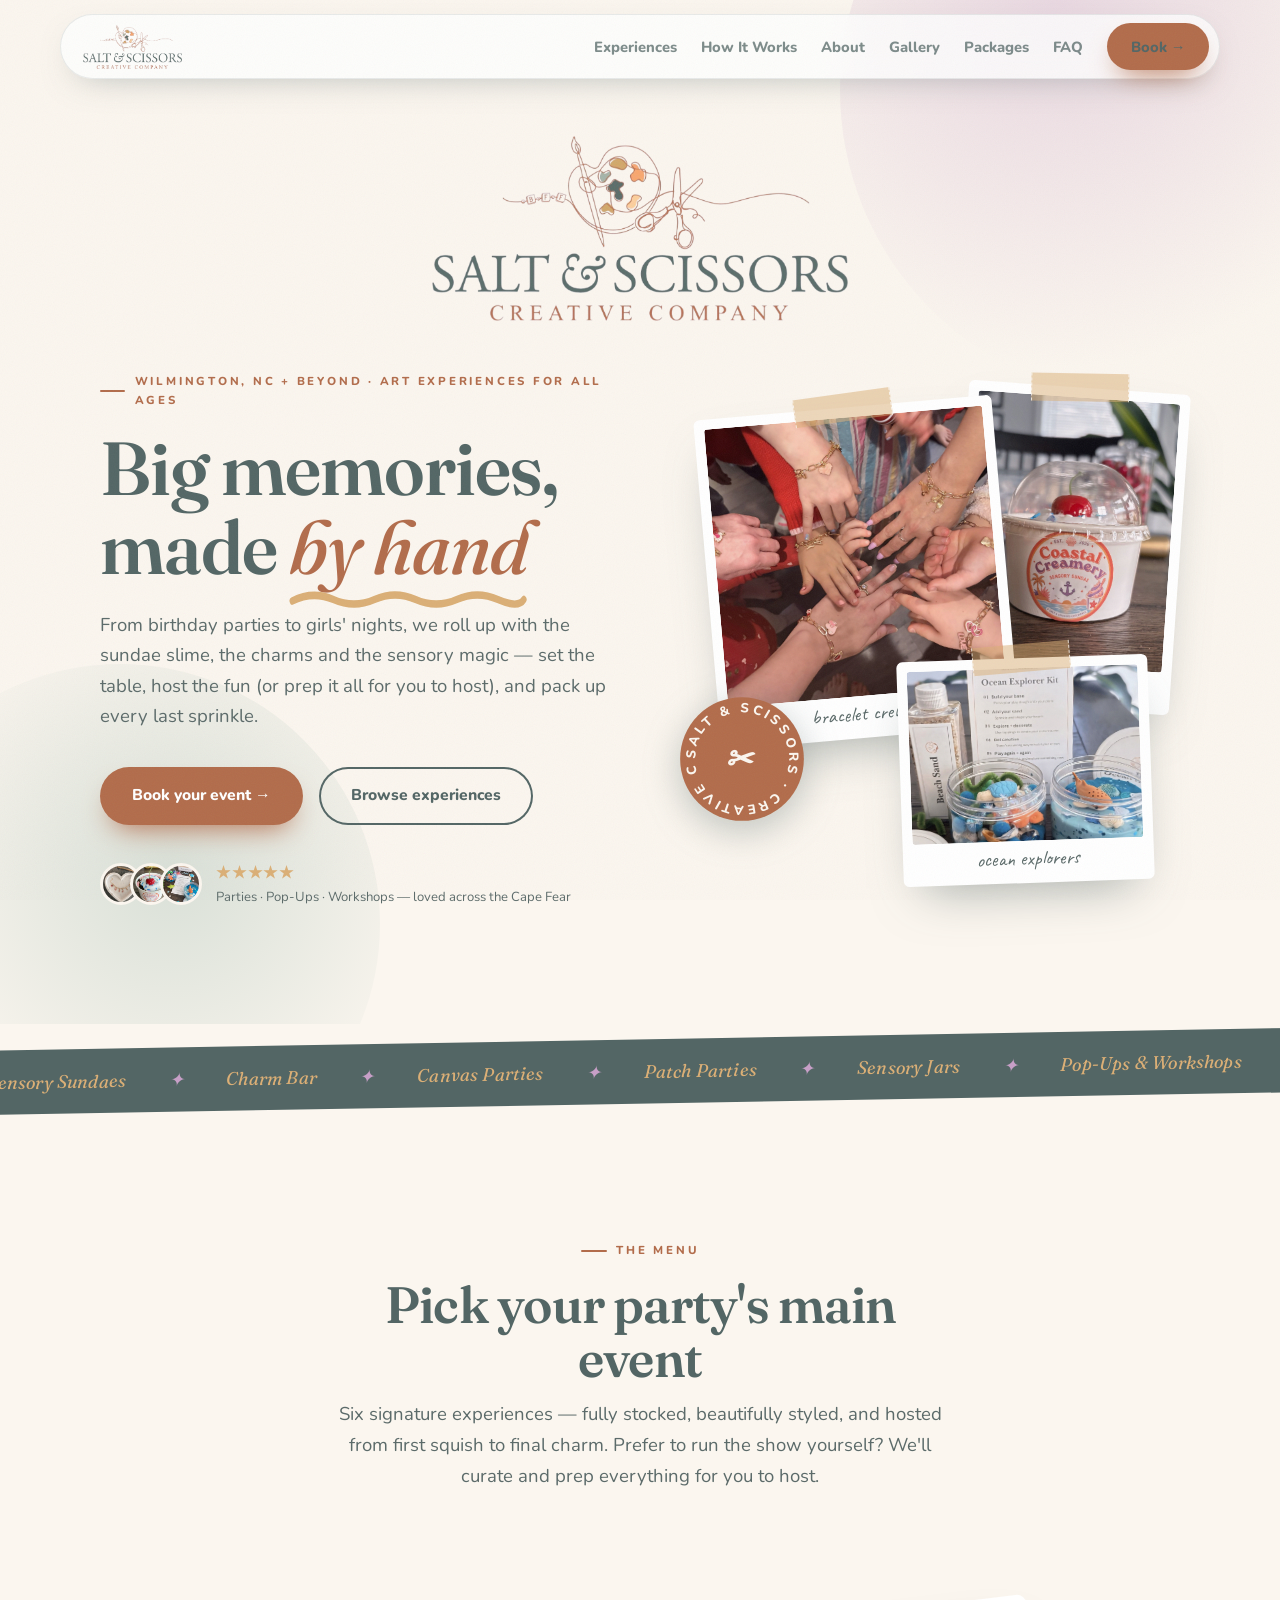
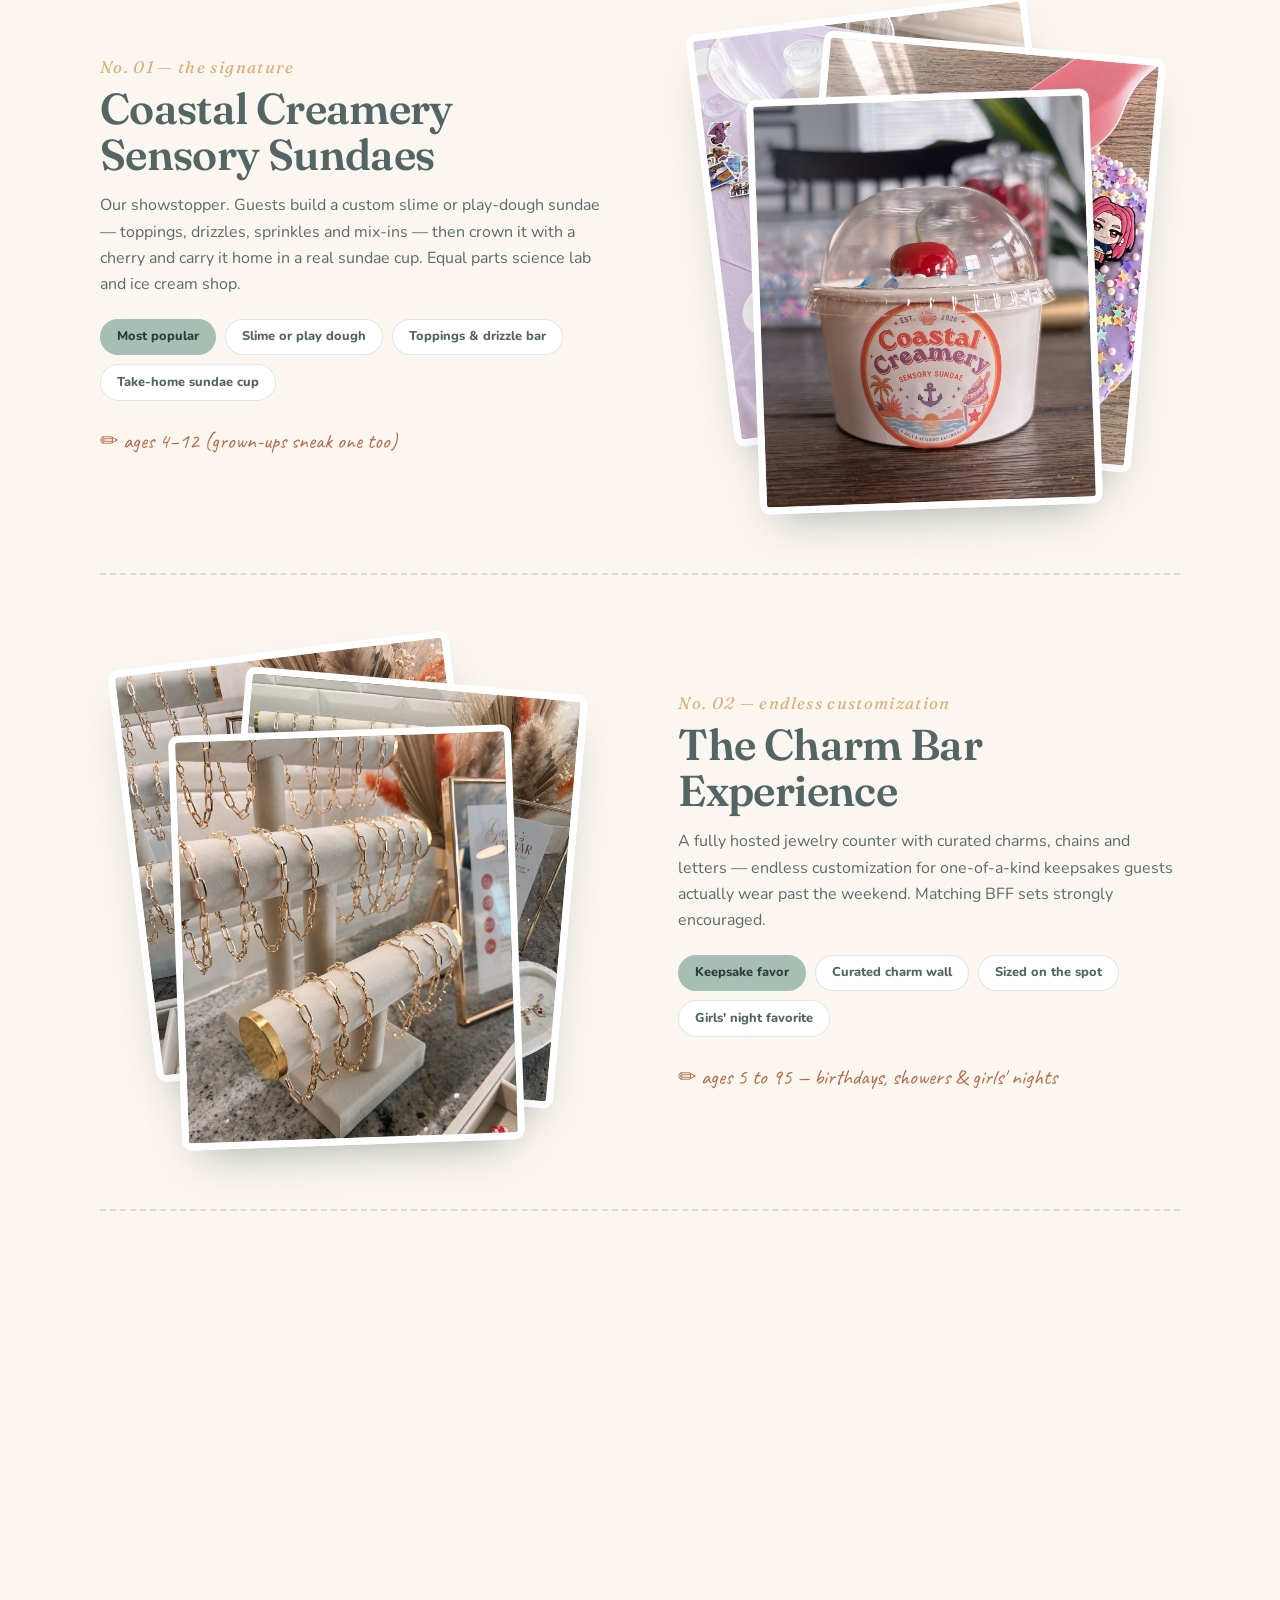
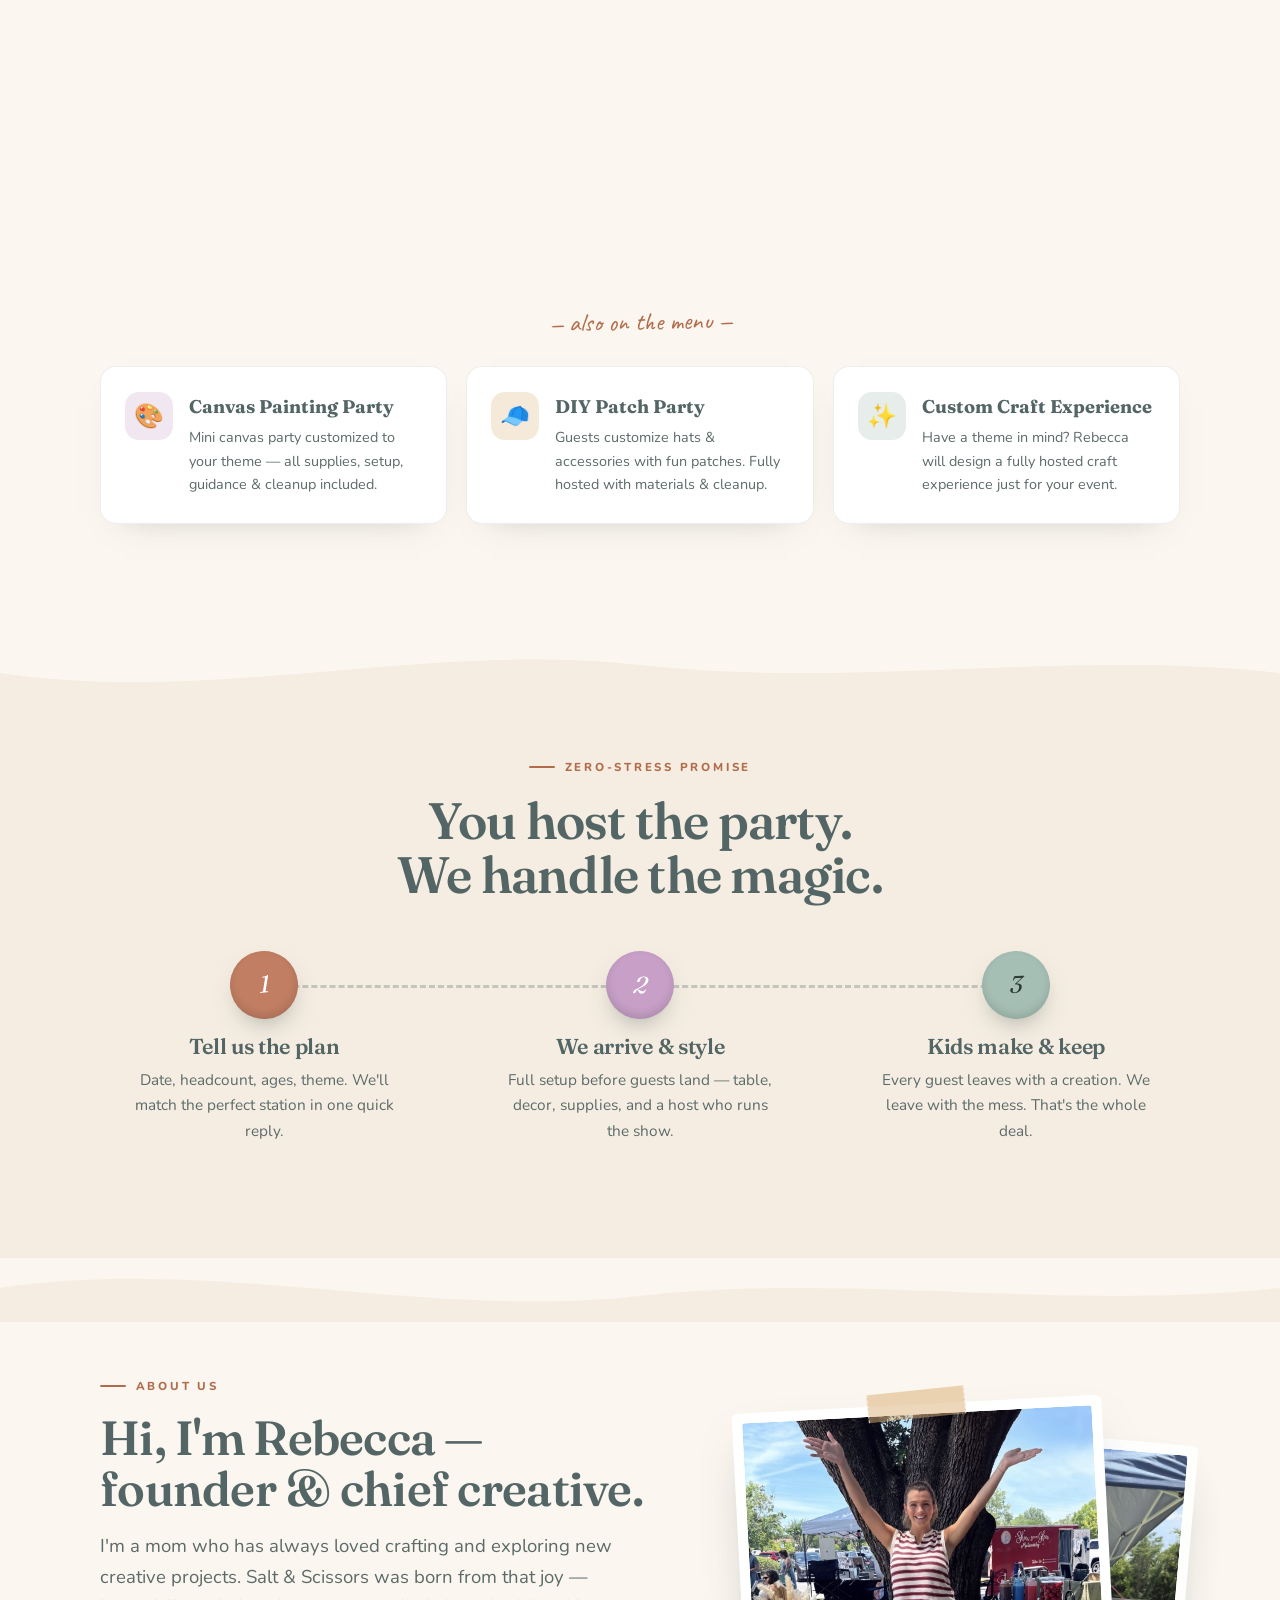
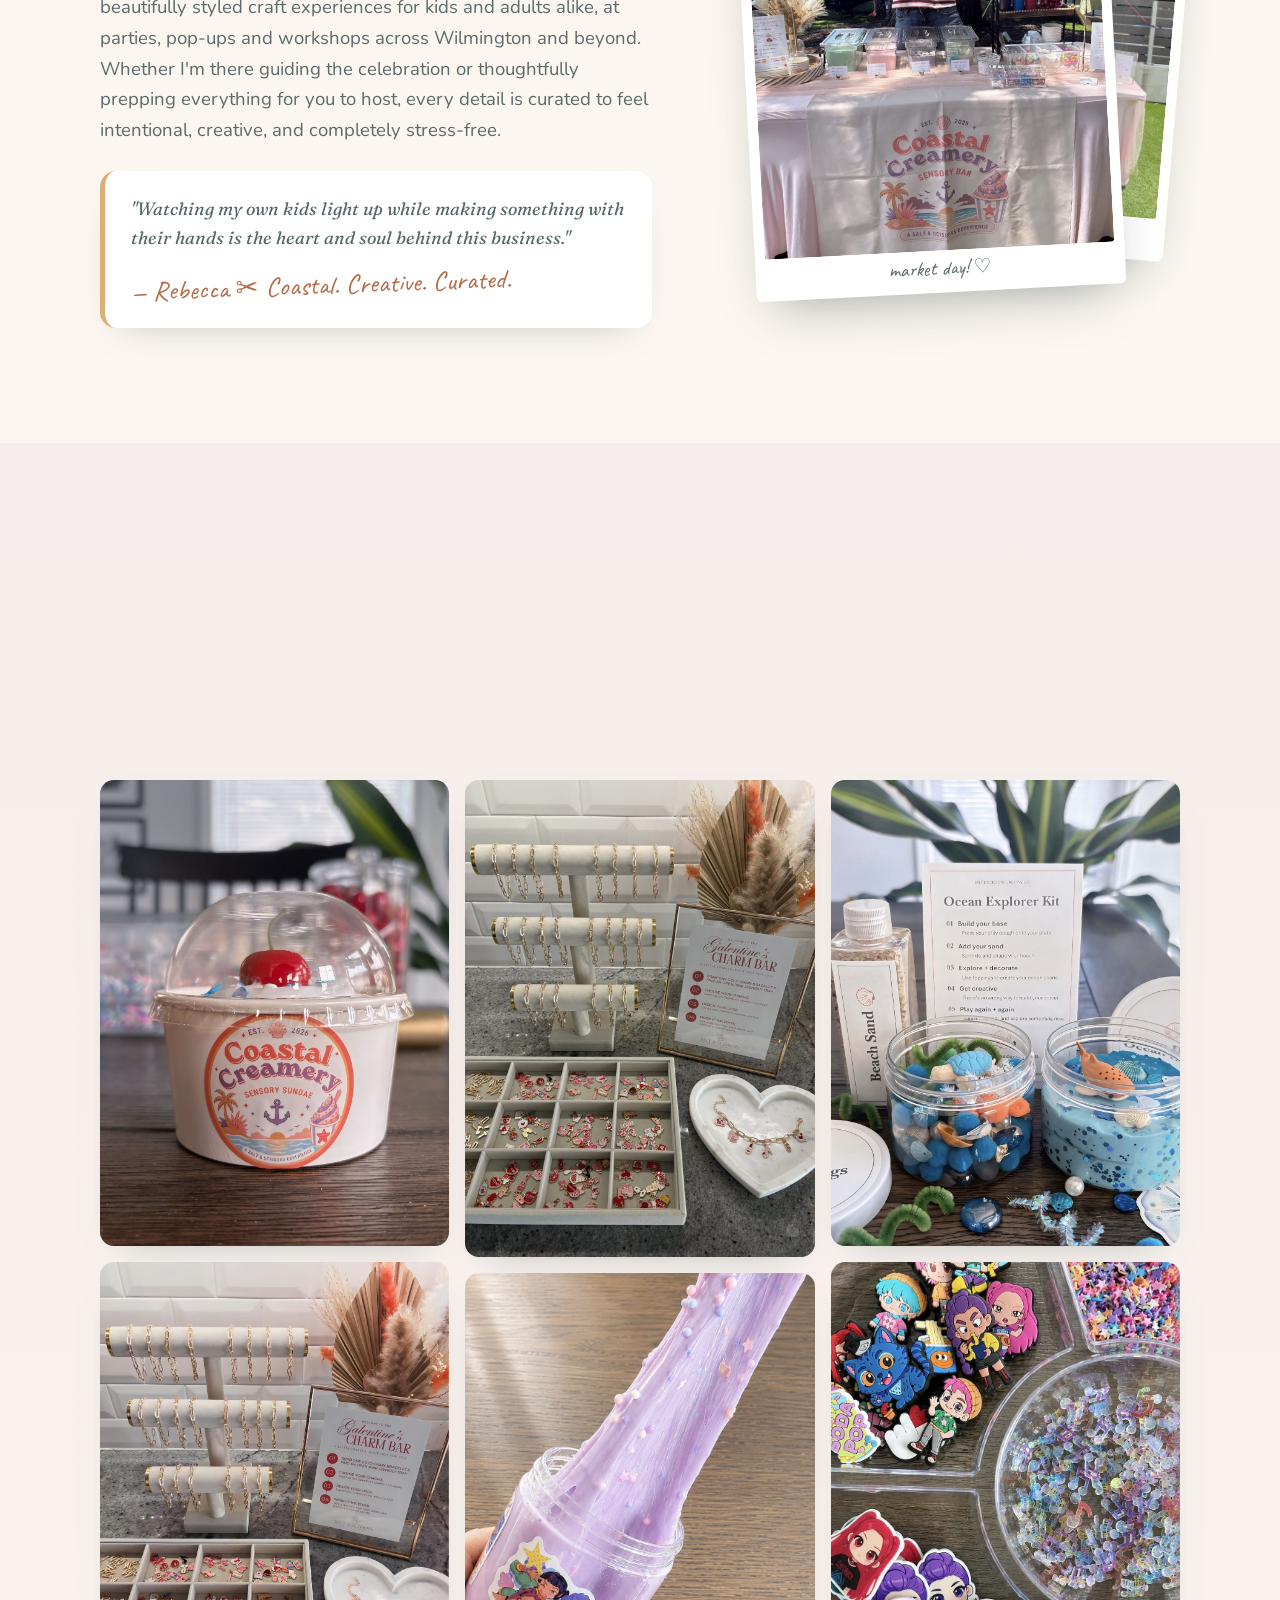
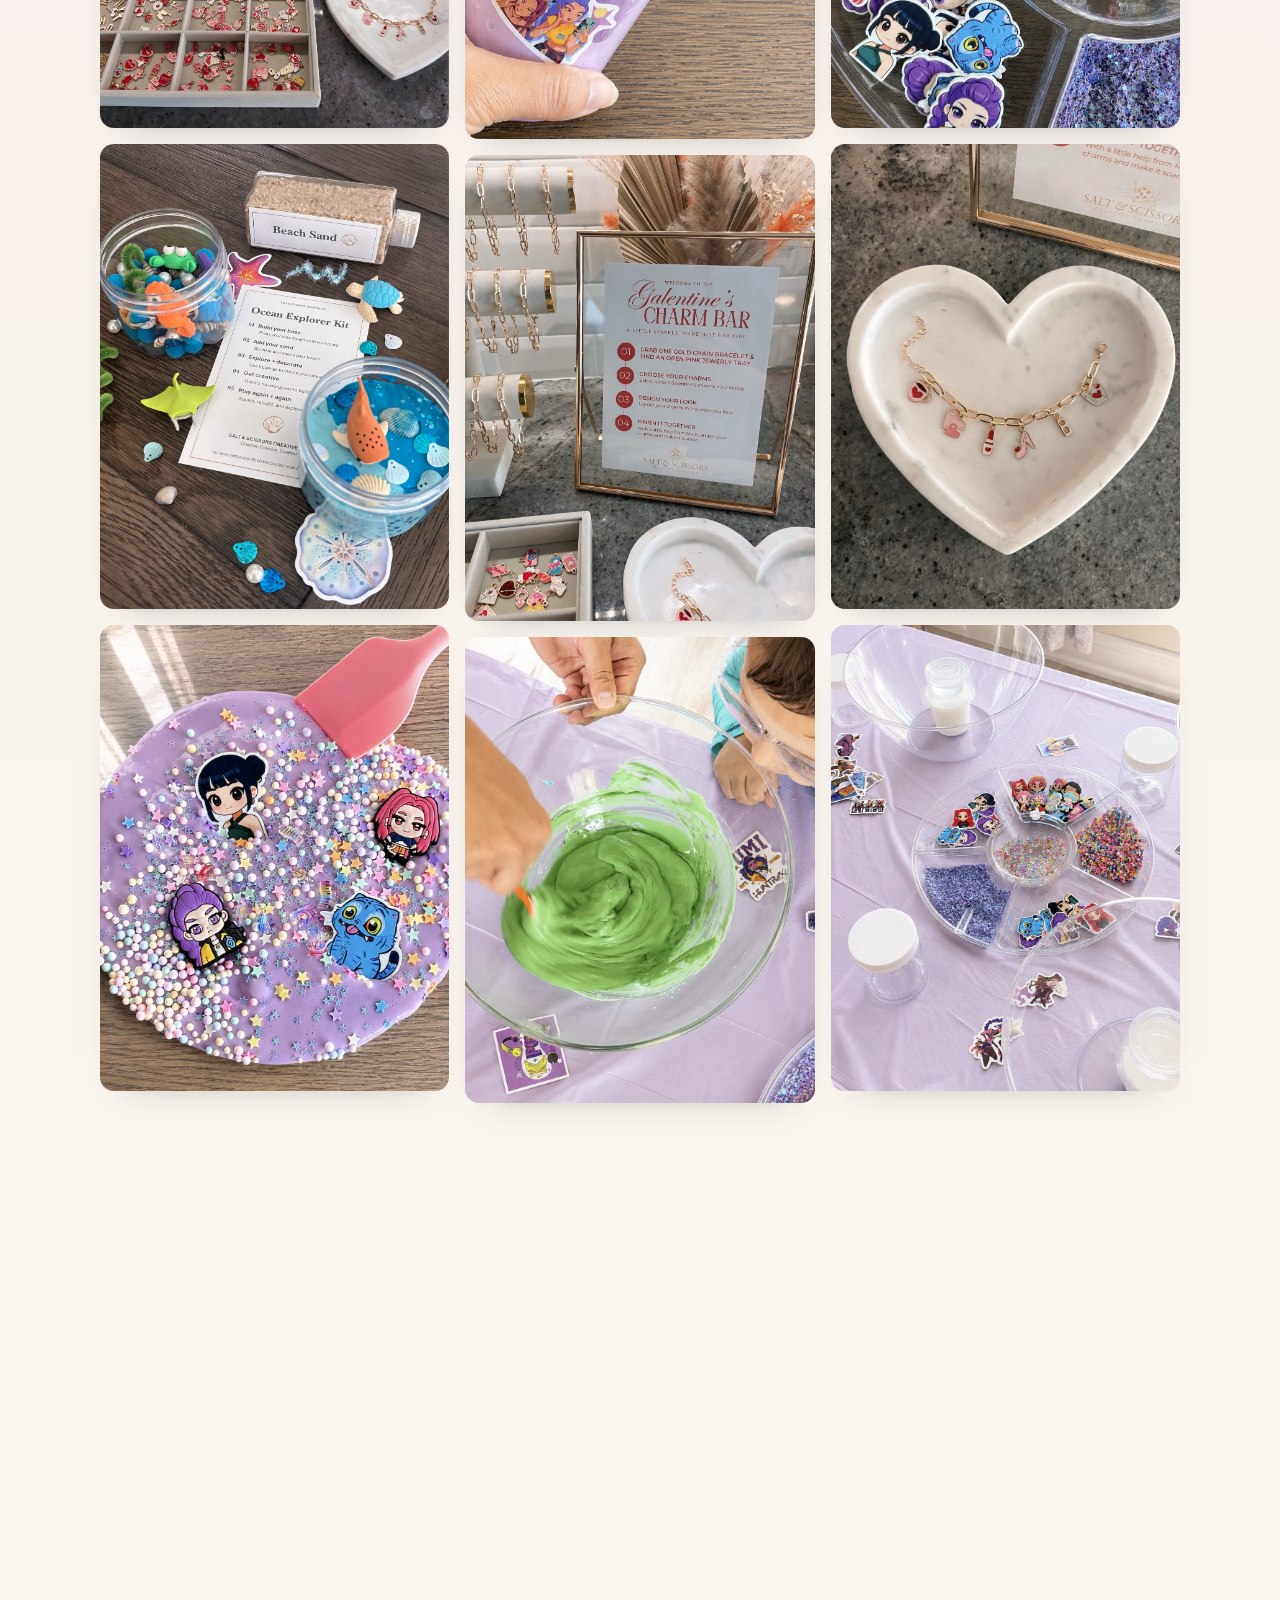
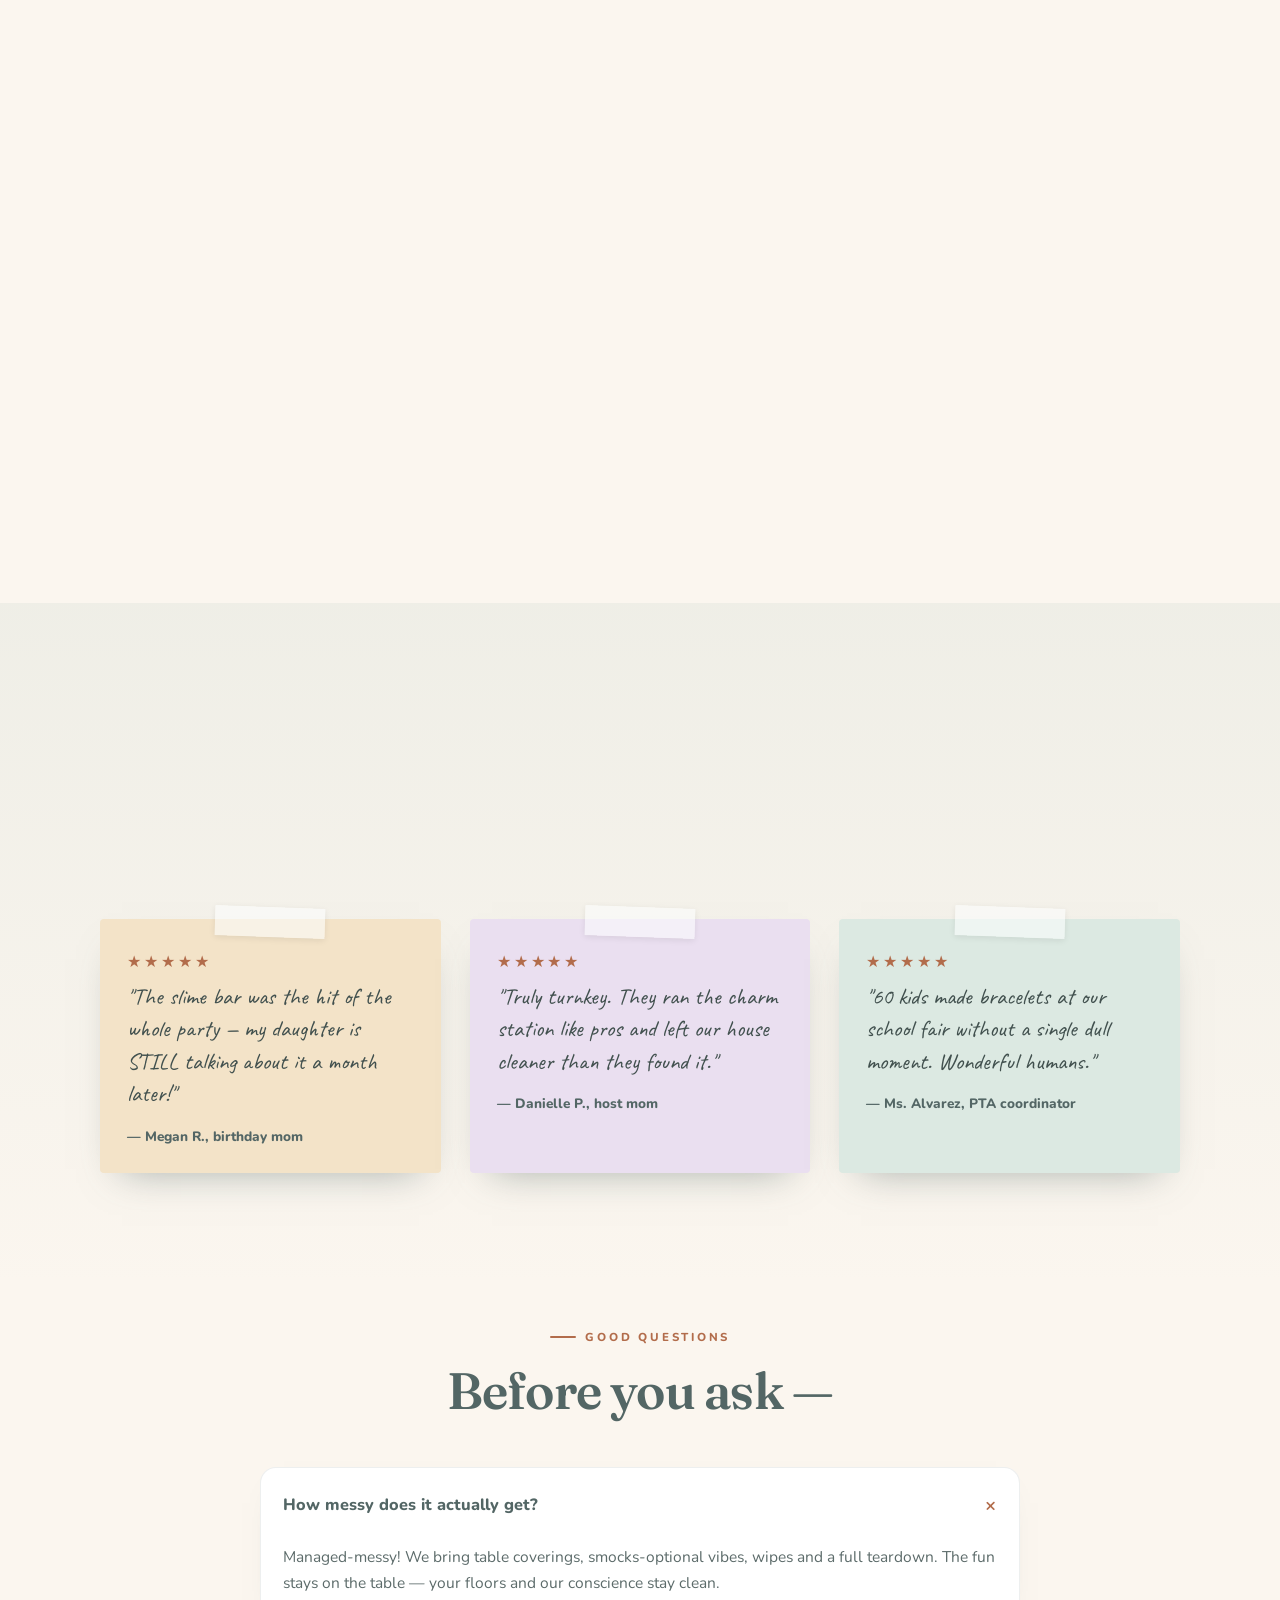
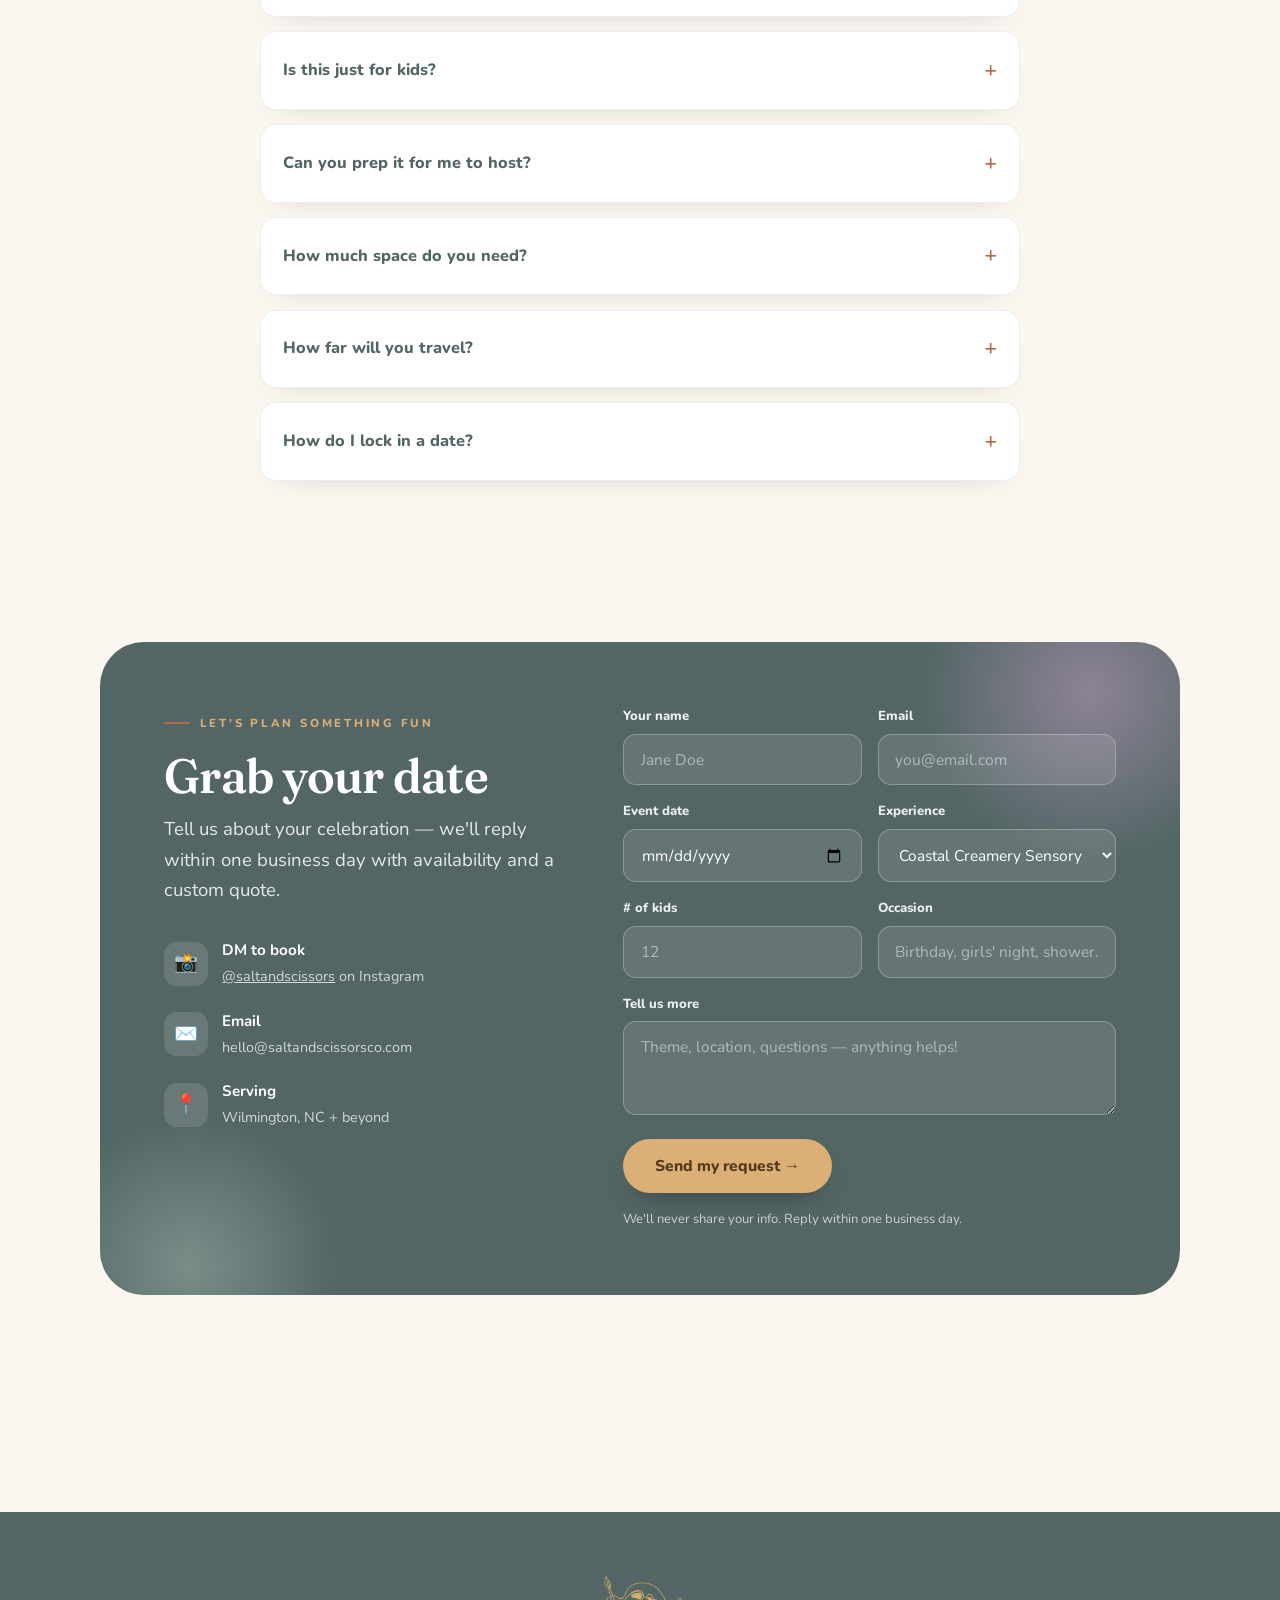
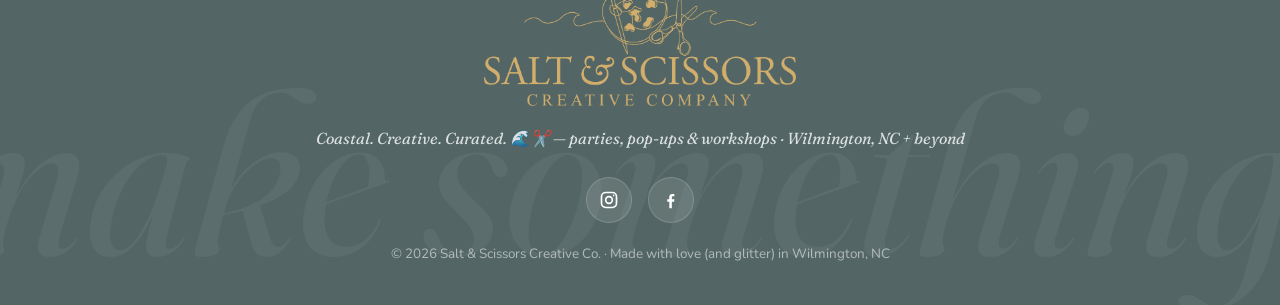
<file: cream.html>
<!DOCTYPE html>
<html lang="en">
<head>
<meta charset="UTF-8" />
<meta name="viewport" content="width=device-width, initial-scale=1.0" />
<title>Salt &amp; Scissors Creative Co. — Coastal. Creative. Curated. · Wilmington, NC</title>
<meta name="description" content="Curated craft experiences for kids and adults — Coastal Creamery sensory sundaes, charm bar, canvas & patch parties. Parties, pop-ups and workshops in Wilmington, NC + beyond." />
<link rel="icon" href="assets/img/logo-full.png?v=2" />
<link rel="preconnect" href="https://fonts.googleapis.com" />
<link rel="preconnect" href="https://fonts.gstatic.com" crossorigin />
<link href="https://fonts.googleapis.com/css2?family=Fraunces:ital,opsz,wght@0,9..144,300;0,9..144,400;0,9..144,500;0,9..144,600;0,9..144,700;1,9..144,300;1,9..144,400;1,9..144,500;1,9..144,600&family=Nunito:ital,wght@0,400;0,600;0,700;0,800;1,600&family=Caveat:wght@500;600&display=swap" rel="stylesheet" />
<style>
  /* ============ TOKENS ============ */
  :root{
    --slate:#536665; --white:#FEFFFF; --clay:#C17E63; --sand:#DBAF76;
    --mauve:#C79FC7; --sage:#A6BFB4; --terra:#B26C4B;
    --ink:#394645; --ink-soft:#5c6b6a;
    --paper:#FBF6EF; --paper-2:#F5EDE1;
    --shadow:83,102,101;
    --disp:"Fraunces",Georgia,serif;
    --body:"Nunito",-apple-system,"Segoe UI",sans-serif;
    --hand:"Caveat",cursive;
    --maxw:1160px;
    --r-lg:26px; --r-md:16px;
  }
  *{box-sizing:border-box;margin:0;padding:0}
  html{scroll-behavior:smooth}
  @media(prefers-reduced-motion:reduce){html{scroll-behavior:auto} *{animation-duration:.01ms!important;animation-iteration-count:1!important;transition-duration:.01ms!important}}
  body{
    font-family:var(--body);color:var(--ink);background:var(--paper);
    line-height:1.65;-webkit-font-smoothing:antialiased;overflow-x:hidden;
  }
  ::selection{background:var(--mauve);color:#fff}
  ::-webkit-scrollbar{width:12px}
  ::-webkit-scrollbar-track{background:var(--paper-2)}
  ::-webkit-scrollbar-thumb{background:var(--sage);border-radius:99px;border:3px solid var(--paper-2)}

  /* paper grain over everything */
  body::after{
    content:"";position:fixed;inset:0;z-index:2000;pointer-events:none;opacity:.05;
    background-image:url("data:image/svg+xml,%3Csvg xmlns='http://www.w3.org/2000/svg' width='240' height='240'%3E%3Cfilter id='n'%3E%3CfeTurbulence type='fractalNoise' baseFrequency='.9' numOctaves='2'/%3E%3C/filter%3E%3Crect width='240' height='240' filter='url(%23n)' opacity='1'/%3E%3C/svg%3E");
  }

  h1,h2,h3{font-family:var(--disp);color:var(--slate);line-height:1.06;font-weight:600;letter-spacing:-.015em}
  a{color:inherit;text-decoration:none}
  img{max-width:100%;display:block}
  section{padding:clamp(4.5rem,9vw,8rem) 0;position:relative}
  .wrap{width:100%;max-width:var(--maxw);margin:0 auto;padding:0 clamp(1.25rem,4vw,2.5rem)}

  .eyebrow{
    display:inline-flex;align-items:center;gap:.6rem;
    text-transform:uppercase;letter-spacing:.24em;font-size:.72rem;font-weight:800;color:var(--terra);margin-bottom:1.1rem;
  }
  .eyebrow::before{content:"";width:26px;height:2px;background:var(--terra);border-radius:2px}
  .lead{font-size:clamp(1.02rem,1.5vw,1.16rem);color:var(--ink-soft);max-width:58ch}

  .btn{
    display:inline-flex;align-items:center;gap:.55rem;font-weight:800;font-size:.98rem;
    padding:1rem 2rem;border-radius:999px;cursor:pointer;border:none;font-family:var(--body);
    transition:transform .22s cubic-bezier(.34,1.56,.64,1), box-shadow .22s, background .22s;
  }
  .btn-primary{background:var(--terra);color:#fff;box-shadow:0 14px 28px -12px var(--terra)}
  .btn-primary:hover{transform:translateY(-3px) rotate(-1deg);box-shadow:0 20px 36px -14px var(--terra)}
  .btn-ghost{background:transparent;color:var(--slate);box-shadow:inset 0 0 0 2px var(--slate)}
  .btn-ghost:hover{background:var(--slate);color:#fff;transform:translateY(-3px) rotate(1deg)}

  .reveal{opacity:0;transform:translateY(30px);transition:opacity .8s ease,transform .8s cubic-bezier(.22,.9,.3,1)}
  .reveal.in{opacity:1;transform:none}
  .reveal.d1{transition-delay:.08s}.reveal.d2{transition-delay:.16s}.reveal.d3{transition-delay:.24s}

  /* ============ NAV ============ */
  .nav{position:fixed;top:14px;left:0;right:0;z-index:100;display:flex;justify-content:center;padding:0 1rem;transition:top .3s}
  .nav-pill{
    display:flex;align-items:center;gap:1.6rem;max-width:var(--maxw);width:100%;
    background:rgba(254,255,255,.75);backdrop-filter:blur(14px);
    border:1px solid rgba(var(--shadow),.12);border-radius:999px;
    padding:.5rem .6rem .5rem 1.4rem;box-shadow:0 12px 34px -18px rgba(var(--shadow),.5);
    transition:box-shadow .3s;
  }
  .nav.scrolled .nav-pill{box-shadow:0 16px 40px -16px rgba(var(--shadow),.6)}
  .nav .brand img{height:44px;width:auto}
  .nav-links{display:flex;gap:1.5rem;margin-left:auto;align-items:center}
  .nav-links a{font-weight:800;font-size:.92rem;color:var(--slate);opacity:.75;position:relative;padding:.3rem 0;transition:opacity .2s}
  .nav-links a:hover,.nav-links a.active{opacity:1}
  .nav-links a:not(.btn)::after{
    content:"";position:absolute;left:0;right:100%;bottom:0;height:3px;border-radius:3px;background:var(--sand);transition:right .3s;
  }
  .nav-links a:not(.btn):hover::after,.nav-links a.active:not(.btn)::after{right:0}
  .nav-links .btn{padding:.72rem 1.5rem}
  .nav-burger{display:none;margin-left:auto;background:none;border:none;color:var(--slate);cursor:pointer;padding:.4rem}
  @media(max-width:920px){
    .nav-links{
      position:fixed;inset:78px 1rem auto;flex-direction:column;align-items:stretch;text-align:center;gap:.4rem;
      background:rgba(254,255,255,.97);backdrop-filter:blur(14px);border:1px solid rgba(var(--shadow),.12);
      border-radius:24px;padding:1.2rem;box-shadow:0 30px 60px -20px rgba(var(--shadow),.55);
      opacity:0;pointer-events:none;transform:translateY(-12px) scale(.98);transition:.3s;
    }
    .nav-links.open{opacity:1;pointer-events:auto;transform:none}
    .nav-links a{padding:.55rem}
    .nav-pill{justify-content:center;position:relative;padding:.45rem 3.2rem}
    .nav .brand img{height:58px}
    .nav-burger{display:block;position:absolute;right:.9rem;top:50%;transform:translateY(-50%);margin-left:0}
  }

  /* ============ HERO ============ */
  .hero{padding-top:clamp(6.5rem,12vw,8.5rem);overflow:hidden}
  .masthead{display:block;margin:0 auto clamp(2rem,4.5vw,3.2rem);height:clamp(120px,15vw,185px);width:auto;position:relative;z-index:2}
  .hero::before{content:"";position:absolute;top:-220px;right:-180px;width:620px;height:620px;border-radius:50%;
    background:radial-gradient(circle at 35% 35%, rgba(199,159,199,.35), transparent 65%)}
  .hero::after{content:"";position:absolute;bottom:-160px;left:-140px;width:520px;height:520px;border-radius:50%;
    background:radial-gradient(circle at 60% 40%, rgba(166,191,180,.4), transparent 65%)}
  .hero-grid{display:grid;grid-template-columns:1.05fr .95fr;gap:clamp(2.5rem,5vw,4rem);align-items:center;position:relative;z-index:2}
  @media(max-width:900px){.hero-grid{grid-template-columns:1fr;text-align:center}}
  .hero h1{font-size:clamp(2.7rem,6vw,4.7rem)}
  .hero h1 .fancy{font-style:italic;font-weight:500;color:var(--terra);position:relative;white-space:nowrap}
  .hero h1 .fancy svg{position:absolute;left:0;right:0;bottom:-.18em;width:100%;height:.28em;overflow:visible}
  .hero h1 .fancy svg path{stroke:var(--sand);stroke-width:5;fill:none;stroke-linecap:round;
    stroke-dasharray:600;stroke-dashoffset:600;animation:draw 1.4s .5s ease forwards}
  @keyframes draw{to{stroke-dashoffset:0}}
  .hero .lead{margin:1.4rem 0 2.2rem}
  @media(max-width:900px){.hero .lead{margin-inline:auto}}
  .hero-cta{display:flex;gap:1rem;flex-wrap:wrap}
  @media(max-width:900px){.hero-cta{justify-content:center}}
  .proof{display:flex;align-items:center;gap:.9rem;margin-top:2.2rem}
  @media(max-width:900px){.proof{justify-content:center}}
  .avatars{display:flex}
  .avatars span{width:42px;height:42px;border-radius:50%;border:3px solid var(--paper);background-size:cover;background-position:center;margin-left:-12px}
  .avatars span:first-child{margin-left:0}
  .proof b{color:var(--slate)}
  .proof small{display:block;color:var(--ink-soft);font-size:.82rem}
  .proof .stars{color:var(--sand);letter-spacing:.1em}

  /* polaroid collage */
  .collage{position:relative;aspect-ratio:1/1.05;max-width:540px;margin-inline:auto;width:100%}
  .polaroid{
    position:absolute;background:#fff;padding:10px 10px 42px;border-radius:6px;
    box-shadow:0 24px 50px -22px rgba(var(--shadow),.55);
    transition:transform .5s cubic-bezier(.34,1.56,.64,1);
  }
  .polaroid img{width:100%;height:100%;object-fit:cover;border-radius:3px}
  .polaroid figcaption{position:absolute;left:0;right:0;bottom:8px;text-align:center;font-family:var(--hand);font-size:1.25rem;color:var(--ink-soft)}
  .polaroid::before{ /* tape */
    content:"";position:absolute;top:-14px;left:50%;transform:translateX(-50%) rotate(-3deg);
    width:96px;height:28px;background:rgba(219,175,118,.5);border-left:1px dashed rgba(255,255,255,.7);border-right:1px dashed rgba(255,255,255,.7);
  }
  .p1{width:62%;top:4%;left:2%;transform:rotate(-5deg);z-index:2}
  .p2{width:46%;top:0;right:0;transform:rotate(4deg)}
  .p3{width:52%;bottom:2%;right:6%;transform:rotate(-2deg);z-index:3}
  .collage:hover .p1{transform:rotate(-7deg) translateY(-8px)}
  .collage:hover .p2{transform:rotate(6deg) translate(6px,-4px)}
  .collage:hover .p3{transform:rotate(-4deg) translateY(6px)}
  .p1 .ph{aspect-ratio:1/1}.p2 .ph{aspect-ratio:3/4}.p3 .ph{aspect-ratio:4/3}
  .ph{overflow:hidden;border-radius:3px}

  .sticker{
    position:absolute;left:-4%;bottom:14%;width:128px;height:128px;z-index:4;
    animation:spin 22s linear infinite;filter:drop-shadow(0 10px 18px rgba(var(--shadow),.35));
  }
  @keyframes spin{to{transform:rotate(360deg)}}
  .sticker text{font-family:var(--body);font-weight:800;font-size:12.5px;letter-spacing:.22em;fill:var(--paper);text-transform:uppercase}
  .sticker .disc{fill:var(--terra)}
  .sticker .mid{fill:var(--paper);font-family:var(--disp);font-size:30px;font-style:italic}
  @media(max-width:520px){.sticker{width:100px;height:100px;left:-2%}}

  /* ============ MARQUEE ============ */
  .marquee{background:var(--slate);padding:1.05rem 0;overflow:hidden;white-space:nowrap;transform:rotate(-1deg) scale(1.02);margin:1rem 0}
  .marquee-track{display:inline-flex;gap:2.6rem;animation:scroll 30s linear infinite;color:var(--sand);font-family:var(--disp);font-style:italic;font-size:1.12rem}
  .marquee-track span{display:inline-flex;align-items:center;gap:2.6rem}
  .marquee-track span::after{content:"✦";color:var(--mauve)}
  @keyframes scroll{to{transform:translateX(-50%)}}

  /* ============ EXPERIENCE ROWS ============ */
  .exp-row{display:grid;grid-template-columns:1fr 1fr;gap:clamp(2.5rem,6vw,5rem);align-items:center;padding:clamp(2.5rem,5vw,4rem) 0}
  .exp-row+.exp-row{border-top:2px dashed rgba(var(--shadow),.18)}
  @media(max-width:860px){.exp-row{grid-template-columns:1fr}}
  .exp-row:nth-child(even) .exp-media{order:2}
  @media(max-width:860px){.exp-row:nth-child(even) .exp-media{order:0}}
  .exp-num{font-family:var(--disp);font-style:italic;color:var(--sand);font-size:1.05rem;letter-spacing:.08em}
  .exp-row h3{font-size:clamp(1.9rem,3.4vw,2.7rem);margin:.3rem 0 .9rem}
  .exp-row p{color:var(--ink-soft);max-width:52ch}
  .chips{display:flex;flex-wrap:wrap;gap:.55rem;margin-top:1.3rem}
  .chip{font-size:.8rem;font-weight:800;padding:.42rem 1rem;border-radius:999px;background:#fff;border:1.5px solid rgba(var(--shadow),.16);color:var(--slate)}
  .chip.hl{background:var(--sage);border-color:transparent;color:#2e3c3a}
  .ages{display:inline-flex;align-items:center;gap:.5rem;margin-top:1.4rem;font-family:var(--hand);font-size:1.35rem;color:var(--terra)}

  .also-head{text-align:center;margin-top:3.5rem;font-family:var(--hand);font-size:1.6rem;color:var(--terra);transform:rotate(-1deg)}
  .more{display:grid;grid-template-columns:repeat(3,1fr);gap:1.2rem;margin-top:1.4rem}
  @media(max-width:820px){.more{grid-template-columns:1fr;max-width:460px;margin-inline:auto;margin-top:1.4rem}}
  .more-card{background:#fff;border:1px solid rgba(var(--shadow),.1);border-radius:var(--r-md);padding:1.6rem 1.5rem;box-shadow:0 14px 32px -26px rgba(var(--shadow),.5);display:flex;gap:1rem;align-items:flex-start;transition:transform .3s}
  .more-card:hover{transform:translateY(-4px) rotate(-.5deg)}
  .more-card .ic{width:48px;height:48px;border-radius:14px;display:grid;place-items:center;font-size:1.5rem;flex:none}
  .more-card h4{font-family:var(--disp);color:var(--slate);font-size:1.15rem;margin-bottom:.2rem}
  .more-card p{font-size:.9rem;color:var(--ink-soft)}

  .stack{position:relative;aspect-ratio:4/4.6;max-width:440px;margin-inline:auto;width:100%}
  .stack img{
    position:absolute;width:78%;height:82%;object-fit:cover;border-radius:10px;border:7px solid #fff;
    box-shadow:0 22px 44px -20px rgba(var(--shadow),.5);transition:transform .55s cubic-bezier(.34,1.56,.64,1);
  }
  .stack img:nth-child(1){top:2%;left:0;transform:rotate(-7deg);z-index:1}
  .stack img:nth-child(2){top:8%;right:0;transform:rotate(5deg);z-index:2}
  .stack img:nth-child(3){bottom:0;left:10%;transform:rotate(-2deg);z-index:3}
  .stack:hover img:nth-child(1){transform:rotate(-11deg) translate(-14px,-6px)}
  .stack:hover img:nth-child(2){transform:rotate(9deg) translate(14px,-8px)}
  .stack:hover img:nth-child(3){transform:rotate(-3deg) translateY(10px) scale(1.03)}
  .stack.two img:nth-child(1){top:4%;left:2%;transform:rotate(-6deg)}
  .stack.two img:nth-child(2){bottom:2%;right:2%;top:auto;transform:rotate(4deg)}
  .stack.two:hover img:nth-child(1){transform:rotate(-9deg) translate(-12px,-8px)}
  .stack.two:hover img:nth-child(2){transform:rotate(7deg) translate(12px,8px)}

  /* wave divider */
  .wave{display:block;width:100%;height:64px;margin-bottom:-1px}

  /* ============ HOW ============ */
  .how{background:var(--paper-2)}
  .steps{display:grid;grid-template-columns:repeat(3,1fr);gap:clamp(1.6rem,4vw,3rem);position:relative;margin-top:1rem}
  @media(max-width:780px){.steps{grid-template-columns:1fr;max-width:440px;margin-inline:auto}}
  .steps::before{
    content:"";position:absolute;top:34px;left:12%;right:12%;height:0;
    border-top:3px dashed rgba(var(--shadow),.3);
  }
  @media(max-width:780px){.steps::before{display:none}}
  .step{text-align:center;position:relative}
  .seal{
    width:68px;height:68px;border-radius:50%;margin:0 auto 1.1rem;display:grid;place-items:center;
    font-family:var(--disp);font-style:italic;font-size:1.5rem;color:#fff;position:relative;z-index:2;
    box-shadow:0 12px 24px -10px rgba(var(--shadow),.5), inset 0 -4px 8px rgba(0,0,0,.12);
  }
  .step:nth-child(1) .seal{background:var(--clay);transform:rotate(-6deg)}
  .step:nth-child(2) .seal{background:var(--mauve);transform:rotate(3deg)}
  .step:nth-child(3) .seal{background:var(--sage);transform:rotate(-2deg);color:#2e3c3a}
  .step h3{font-size:1.35rem;margin-bottom:.5rem}
  .step p{color:var(--ink-soft);font-size:.96rem;max-width:30ch;margin-inline:auto}

  /* ============ ABOUT ============ */
  .about-grid{display:grid;grid-template-columns:1.1fr .9fr;gap:clamp(2.5rem,6vw,5rem);align-items:center}
  @media(max-width:860px){.about-grid{grid-template-columns:1fr}}
  .about-grid h2{font-size:clamp(2rem,4vw,3rem);margin-bottom:1rem}
  .founder-quote{
    margin-top:1.6rem;padding:1.4rem 1.6rem;background:#fff;border-radius:var(--r-md);
    border-left:5px solid var(--sand);box-shadow:0 16px 36px -26px rgba(var(--shadow),.5);
  }
  .founder-quote p{font-family:var(--disp);font-style:italic;font-size:1.12rem;color:var(--slate)}
  .founder-quote .sig{font-family:var(--hand);font-size:1.7rem;color:var(--terra);margin-top:.5rem;display:block;transform:rotate(-2deg)}
  .about-media{position:relative;max-width:420px;margin-inline:auto;width:100%}
  .about-media .polaroid{position:relative;width:88%;transform:rotate(-3deg)}
  .about-media .polaroid.back{position:absolute;top:6%;right:-4%;width:70%;transform:rotate(5deg);z-index:-1;opacity:.9}
  .about-media:hover .polaroid{transform:rotate(-1deg)}
  .about-media:hover .polaroid.back{transform:rotate(8deg)}

  /* ============ GALLERY ============ */
  .filters{display:flex;gap:.6rem;flex-wrap:wrap;justify-content:center;margin-bottom:2.2rem}
  .fbtn{
    font-family:var(--body);font-weight:800;font-size:.88rem;padding:.6rem 1.4rem;border-radius:999px;cursor:pointer;
    background:#fff;border:1.5px solid rgba(var(--shadow),.16);color:var(--slate);transition:.25s;
  }
  .fbtn:hover{transform:translateY(-2px)}
  .fbtn.on{background:var(--slate);color:#fff;border-color:var(--slate)}
  .masonry{columns:3;column-gap:1rem}
  @media(max-width:820px){.masonry{columns:2}}
  @media(max-width:480px){.masonry{columns:1}}
  .masonry figure{
    break-inside:avoid;margin:0 0 1rem;border-radius:14px;overflow:hidden;cursor:zoom-in;position:relative;
    box-shadow:0 16px 34px -26px rgba(var(--shadow),.55);transition:transform .3s, opacity .3s;
  }
  .masonry figure.hide{display:none}
  .masonry img{width:100%;transition:transform .6s ease}
  .masonry figure:hover img{transform:scale(1.06)}
  .masonry figure::after{
    content:attr(data-label);position:absolute;left:10px;bottom:10px;font-family:var(--hand);font-size:1.2rem;color:#fff;
    text-shadow:0 2px 8px rgba(0,0,0,.55);opacity:0;transition:opacity .3s;
  }
  .masonry figure:hover::after{opacity:1}

  .lightbox{position:fixed;inset:0;z-index:300;background:rgba(46,56,55,.93);display:none;align-items:center;justify-content:center;padding:2rem}
  .lightbox.open{display:flex}
  .lightbox img{max-width:90vw;max-height:86vh;border-radius:10px;box-shadow:0 40px 90px rgba(0,0,0,.5)}
  .lb-x,.lb-prev,.lb-next{position:absolute;color:#fff;background:rgba(255,255,255,.12);border:none;cursor:pointer;border-radius:50%;width:52px;height:52px;display:grid;place-items:center;font-size:1.5rem;transition:background .2s}
  .lb-x:hover,.lb-prev:hover,.lb-next:hover{background:rgba(255,255,255,.25)}
  .lb-x{top:1.2rem;right:1.4rem}
  .lb-prev{left:1.2rem;top:50%;transform:translateY(-50%)}
  .lb-next{right:1.2rem;top:50%;transform:translateY(-50%)}

  /* ============ PACKAGES ============ */
  .pack-note{display:inline-block;font-family:var(--hand);font-size:1.3rem;color:var(--terra);transform:rotate(-2deg);margin-bottom:1rem}
  .packs{display:grid;grid-template-columns:repeat(3,1fr);gap:1.6rem;align-items:stretch}
  @media(max-width:880px){.packs{grid-template-columns:1fr;max-width:460px;margin-inline:auto}}
  .pack{
    background:#fff;border-radius:var(--r-lg);padding:2.2rem 2rem;position:relative;
    border:1px solid rgba(var(--shadow),.1);box-shadow:0 20px 44px -30px rgba(var(--shadow),.55);
    display:flex;flex-direction:column;transition:transform .3s;
  }
  .pack:hover{transform:translateY(-6px)}
  .pack h3{font-size:1.5rem}
  .pack .for{font-family:var(--hand);font-size:1.25rem;color:var(--clay);margin:.15rem 0 1rem}
  .pack .price{font-family:var(--disp);font-size:2.4rem;color:var(--slate)}
  .pack .price small{font-family:var(--body);font-size:.85rem;color:var(--ink-soft);font-weight:700}
  .pack ul{list-style:none;margin:1.3rem 0 1.8rem;display:grid;gap:.6rem;font-size:.94rem}
  .pack li{display:flex;gap:.6rem;align-items:flex-start;color:var(--ink-soft);font-weight:600}
  .pack li::before{content:"✓";color:var(--terra);font-weight:800}
  .pack .btn{margin-top:auto;justify-content:center}
  .pack.feat{background:var(--slate);border-color:var(--slate)}
  .pack.feat h3,.pack.feat .price{color:#fff}
  .pack.feat .for{color:var(--sand)}
  .pack.feat li{color:rgba(254,255,255,.85)}
  .pack.feat li::before{color:var(--sand)}
  .pack .ribbon{
    position:absolute;top:-15px;left:50%;transform:translateX(-50%) rotate(-2deg);
    background:var(--sand);color:#513a1e;font-weight:800;font-size:.78rem;letter-spacing:.12em;text-transform:uppercase;
    padding:.4rem 1.2rem;border-radius:999px;box-shadow:0 8px 18px -8px rgba(0,0,0,.3);
  }

  /* ============ NOTES (testimonials) ============ */
  .notes{display:grid;grid-template-columns:repeat(3,1fr);gap:1.8rem}
  @media(max-width:860px){.notes{grid-template-columns:1fr;max-width:440px;margin-inline:auto}}
  .note{
    padding:2rem 1.7rem 1.7rem;border-radius:4px;position:relative;
    box-shadow:0 18px 38px -22px rgba(var(--shadow),.55);
    font-family:var(--hand);font-size:1.45rem;line-height:1.4;color:#41504e;
    transition:transform .3s;
  }
  .note:hover{transform:scale(1.03) rotate(0deg)!important}
  .note::before{content:"";position:absolute;top:-12px;left:50%;transform:translateX(-50%) rotate(2deg);width:110px;height:30px;background:rgba(254,255,255,.55);box-shadow:0 2px 6px rgba(0,0,0,.08)}
  .note .stars{font-size:1rem;letter-spacing:.18em;color:var(--terra);display:block;margin-bottom:.5rem}
  .note .who{display:block;margin-top:1rem;font-family:var(--body);font-weight:800;font-size:.85rem;color:var(--slate)}
  .n1{background:#F3E3C8;transform:rotate(-2deg)}
  .n2{background:#EADFF0;transform:rotate(1.5deg)}
  .n3{background:#DCE9E2;transform:rotate(-1deg)}

  /* ============ FAQ ============ */
  .faq{max-width:760px;margin-inline:auto}
  .faq details{
    background:#fff;border:1px solid rgba(var(--shadow),.1);border-radius:var(--r-md);
    margin-bottom:.9rem;box-shadow:0 12px 28px -24px rgba(var(--shadow),.5);overflow:hidden;
  }
  .faq summary{
    cursor:pointer;list-style:none;display:flex;justify-content:space-between;align-items:center;gap:1rem;
    padding:1.15rem 1.4rem;font-weight:800;color:var(--slate);font-size:1.02rem;
  }
  .faq summary::-webkit-details-marker{display:none}
  .faq summary::after{content:"+";font-family:var(--disp);font-size:1.5rem;color:var(--terra);transition:transform .3s;flex:none}
  .faq details[open] summary::after{transform:rotate(45deg)}
  .faq .a{padding:0 1.4rem 1.3rem;color:var(--ink-soft);font-size:.97rem}

  /* ============ BOOKING ============ */
  .book-panel{
    background:var(--slate);border-radius:clamp(26px,4vw,44px);padding:clamp(2.4rem,5vw,4.2rem);
    position:relative;overflow:hidden;color:#fff;
  }
  .book-panel::before{content:"";position:absolute;width:340px;height:340px;border-radius:50%;top:-120px;right:-80px;background:radial-gradient(circle,rgba(199,159,199,.5),transparent 70%)}
  .book-panel::after{content:"";position:absolute;width:300px;height:300px;border-radius:50%;bottom:-120px;left:-60px;background:radial-gradient(circle,rgba(166,191,180,.45),transparent 70%)}
  .book-grid{display:grid;grid-template-columns:.9fr 1.1fr;gap:clamp(2rem,5vw,3.5rem);position:relative;z-index:2}
  @media(max-width:840px){.book-grid{grid-template-columns:1fr}}
  .book-panel h2{color:#fff;font-size:clamp(2rem,4vw,3rem);margin-bottom:.8rem}
  .book-panel .lead{color:rgba(254,255,255,.85)}
  .contact-lines{display:grid;gap:1.2rem;margin-top:2rem}
  .cline{display:flex;gap:.9rem;align-items:center}
  .cline .ic{width:44px;height:44px;border-radius:13px;background:rgba(254,255,255,.12);display:grid;place-items:center;font-size:1.2rem;flex:none}
  .cline b{display:block;font-size:.95rem}
  .cline span{color:rgba(254,255,255,.75);font-size:.9rem}
  form{display:grid;gap:1rem}
  .frow{display:grid;grid-template-columns:1fr 1fr;gap:1rem}
  @media(max-width:520px){.frow{grid-template-columns:1fr}}
  .field label{display:block;font-weight:800;font-size:.82rem;margin-bottom:.35rem;color:rgba(254,255,255,.9)}
  .field input,.field select,.field textarea{
    width:100%;padding:.9rem 1.05rem;border-radius:13px;border:1px solid rgba(254,255,255,.25);
    background:rgba(254,255,255,.1);color:#fff;font-family:var(--body);font-size:.97rem;
  }
  .field ::placeholder{color:rgba(254,255,255,.5)}
  .field input:focus,.field select:focus,.field textarea:focus{outline:2px solid var(--sand);border-color:transparent}
  .field select option{color:var(--ink)}
  form .btn{justify-self:start;background:var(--sand);color:#513a1e;box-shadow:0 14px 28px -14px rgba(0,0,0,.4)}
  .fnote{font-size:.82rem;color:rgba(254,255,255,.7)}

  /* ============ FOOTER ============ */
  footer{background:var(--slate);margin-top:clamp(4rem,8vw,7rem);padding:4rem 0 2.5rem;text-align:center;color:rgba(254,255,255,.8);position:relative;overflow:hidden}
  footer .foot-logo{height:130px;width:auto;margin:0 auto 1.2rem;position:relative;z-index:2}
  footer .water{position:absolute;left:50%;bottom:-.25em;transform:translateX(-50%);font-family:var(--disp);font-style:italic;font-size:clamp(6rem,18vw,15rem);color:rgba(254,255,255,.05);white-space:nowrap;pointer-events:none}
  .socials{display:flex;gap:1rem;justify-content:center;margin:1.6rem 0 1.2rem;position:relative;z-index:2}
  .socials a{width:46px;height:46px;border-radius:50%;background:rgba(254,255,255,.1);border:1px solid rgba(254,255,255,.16);display:grid;place-items:center;color:#fff;transition:.25s}
  .socials a:hover{transform:translateY(-4px) rotate(6deg);background:var(--sand);color:var(--slate)}
  .tiny{font-size:.84rem;color:rgba(254,255,255,.55);position:relative;z-index:2}

  .sec-head{text-align:center;max-width:64ch;margin:0 auto 3rem}
  .sec-head h2{font-size:clamp(2.1rem,4.2vw,3.2rem);margin-bottom:.8rem}
  .sec-head .lead{margin-inline:auto}
</style>
</head>
<body id="top">

<!-- NAV -->
<div class="nav" id="nav">
  <div class="nav-pill">
    <a class="brand" href="#top"><img src="assets/img/logo-full.png?v=2" alt="Salt & Scissors Creative Company"/></a>
    <nav class="nav-links" id="navLinks">
      <a href="#experiences">Experiences</a>
      <a href="#how">How It Works</a>
      <a href="#about">About</a>
      <a href="#gallery">Gallery</a>
      <a href="#packages">Packages</a>
      <a href="#faq">FAQ</a>
      <a href="#book" class="btn btn-primary">Book →</a>
    </nav>
    <button class="nav-burger" id="burger" aria-label="Menu">
      <svg width="26" height="26" viewBox="0 0 24 24" fill="none" stroke="currentColor" stroke-width="2.4" stroke-linecap="round"><path d="M4 7h16M4 12h16M4 17h16"/></svg>
    </button>
  </div>
</div>

<!-- HERO -->
<section class="hero">
  <div class="wrap">
    <img class="masthead" src="assets/img/logo-full.png?v=2" alt="Salt & Scissors Creative Company"/>
  </div>
  <div class="wrap hero-grid">
    <div>
      <span class="eyebrow">Wilmington, NC + beyond · art experiences for all ages</span>
      <h1>Big memories,<br/>made <span class="fancy">by hand<svg viewBox="0 0 220 14" preserveAspectRatio="none"><path d="M3 10 Q 22 3 41 9 T 79 9 T 117 9 T 155 9 T 193 9 T 217 9"/></svg></span></h1>
      <p class="lead">From birthday parties to girls' nights, we roll up with the sundae slime, the charms and the sensory magic — set the table, host the fun (or prep it all for you to host), and pack up every last sprinkle.</p>
      <div class="hero-cta">
        <a href="#book" class="btn btn-primary">Book your event →</a>
        <a href="#experiences" class="btn btn-ghost">Browse experiences</a>
      </div>
      <div class="proof">
        <div class="avatars">
          <span style="background-image:url(assets/img/charm-3.jpg)"></span>
          <span style="background-image:url(assets/img/slime-2.jpg)"></span>
          <span style="background-image:url(assets/img/sensory-2.jpg)"></span>
        </div>
        <div>
          <b class="stars">★★★★★</b>
          <small>Parties · Pop-Ups · Workshops — loved across the Cape Fear</small>
        </div>
      </div>
    </div>
    <div class="collage reveal">
      <figure class="polaroid p1"><div class="ph"><img src="assets/img/charm-2.jpg" alt="Friends showing off their new charm bracelets"/></div><figcaption>bracelet crew ♡</figcaption></figure>
      <figure class="polaroid p2"><div class="ph"><img src="assets/img/slime-1.jpg" alt="Coastal Creamery sensory sundae"/></div><figcaption>sundae slime!</figcaption></figure>
      <figure class="polaroid p3"><div class="ph"><img src="assets/img/sensory-1.jpg" alt="Ocean Explorer sensory kit"/></div><figcaption>ocean explorers</figcaption></figure>
      <svg class="sticker" viewBox="0 0 120 120" aria-hidden="true">
        <circle class="disc" cx="60" cy="60" r="58"/>
        <defs><path id="circlePath" d="M60,60 m-44,0 a44,44 0 1,1 88,0 a44,44 0 1,1 -88,0"/></defs>
        <text><textPath href="#circlePath">Salt &amp; Scissors · Creative Co. · est 2026 ·</textPath></text>
        <text class="mid" x="60" y="70" text-anchor="middle">✂</text>
      </svg>
    </div>
  </div>
</section>

<!-- MARQUEE -->
<div class="marquee" aria-hidden="true">
  <div class="marquee-track">
    <span>Sensory Sundaes</span><span>Charm Bar</span><span>Canvas Parties</span><span>Patch Parties</span><span>Sensory Jars</span><span>Pop-Ups &amp; Workshops</span>
    <span>Sensory Sundaes</span><span>Charm Bar</span><span>Canvas Parties</span><span>Patch Parties</span><span>Sensory Jars</span><span>Pop-Ups &amp; Workshops</span>
  </div>
</div>

<!-- EXPERIENCES -->
<section id="experiences">
  <div class="wrap">
    <div class="sec-head reveal">
      <span class="eyebrow" style="justify-content:center">The menu</span>
      <h2>Pick your party's main event</h2>
      <p class="lead">Six signature experiences — fully stocked, beautifully styled, and hosted from first squish to final charm. Prefer to run the show yourself? We'll curate and prep everything for you to host.</p>
    </div>

    <div class="exp-row">
      <div class="exp-media reveal">
        <div class="stack">
          <img src="assets/img/slime-5.jpg" loading="lazy" alt="Slime mixing in progress"/>
          <img src="assets/img/slime-8.jpg" loading="lazy" alt="Finished colorful slime"/>
          <img src="assets/img/slime-1.jpg" loading="lazy" alt="Coastal Creamery sensory sundae with cherry"/>
        </div>
      </div>
      <div class="reveal d1">
        <div class="exp-num">No. 01 — the signature</div>
        <h3>Coastal Creamery Sensory Sundaes</h3>
        <p>Our showstopper. Guests build a custom slime or play-dough sundae — toppings, drizzles, sprinkles and mix-ins — then crown it with a cherry and carry it home in a real sundae cup. Equal parts science lab and ice cream shop.</p>
        <div class="chips">
          <span class="chip hl">Most popular</span>
          <span class="chip">Slime or play dough</span>
          <span class="chip">Toppings &amp; drizzle bar</span>
          <span class="chip">Take-home sundae cup</span>
        </div>
        <span class="ages">✏ ages 4–12 (grown-ups sneak one too)</span>
      </div>
    </div>

    <div class="exp-row">
      <div class="exp-media reveal">
        <div class="stack">
          <img src="assets/img/charm-4.jpg" loading="lazy" alt="Charm bracelet building"/>
          <img src="assets/img/charm-7.jpg" loading="lazy" alt="Finished charm bracelet"/>
          <img src="assets/img/charm-1.jpg" loading="lazy" alt="Charm bracelet on wrist"/>
        </div>
      </div>
      <div class="reveal d1">
        <div class="exp-num">No. 02 — endless customization</div>
        <h3>The Charm Bar Experience</h3>
        <p>A fully hosted jewelry counter with curated charms, chains and letters — endless customization for one-of-a-kind keepsakes guests actually wear past the weekend. Matching BFF sets strongly encouraged.</p>
        <div class="chips">
          <span class="chip hl">Keepsake favor</span>
          <span class="chip">Curated charm wall</span>
          <span class="chip">Sized on the spot</span>
          <span class="chip">Girls' night favorite</span>
        </div>
        <span class="ages">✏ ages 5 to 95 — birthdays, showers &amp; girls' nights</span>
      </div>
    </div>

    <div class="exp-row">
      <div class="exp-media reveal">
        <div class="stack two">
          <img src="assets/img/sensory-1.jpg" loading="lazy" alt="Ocean Explorer kit with beach sand and shells"/>
          <img src="assets/img/sensory-2.jpg" loading="lazy" alt="Sensory play dough jars"/>
        </div>
      </div>
      <div class="reveal d1">
        <div class="exp-num">No. 03 — for the littles</div>
        <h3>The Sensory Jar Station</h3>
        <p>Kinetic sand or play dough build stations, themed to your event — think ocean explorers with real beach sand, shells and tiny sea creatures. Fully hosted, endlessly squishable, mess handled.</p>
        <div class="chips">
          <span class="chip hl">Little-kid favorite</span>
          <span class="chip">Kinetic sand or play dough</span>
          <span class="chip">Themed to your party</span>
        </div>
        <span class="ages">✏ perfect for ages 2–8</span>
      </div>
    </div>

    <div class="also-head">— also on the menu —</div>
    <div class="more">
      <div class="more-card reveal"><div class="ic" style="background:rgba(199,159,199,.25)">🎨</div><div><h4>Canvas Painting Party</h4><p>Mini canvas party customized to your theme — all supplies, setup, guidance &amp; cleanup included.</p></div></div>
      <div class="more-card reveal d1"><div class="ic" style="background:rgba(219,175,118,.28)">🧢</div><div><h4>DIY Patch Party</h4><p>Guests customize hats &amp; accessories with fun patches. Fully hosted with materials &amp; cleanup.</p></div></div>
      <div class="more-card reveal d2"><div class="ic" style="background:rgba(166,191,180,.28)">✨</div><div><h4>Custom Craft Experience</h4><p>Have a theme in mind? Rebecca will design a fully hosted craft experience just for your event.</p></div></div>
    </div>
  </div>
</section>

<!-- HOW -->
<svg class="wave" viewBox="0 0 1440 64" preserveAspectRatio="none" aria-hidden="true"><path d="M0,34 C240,66 480,2 720,26 C960,50 1200,10 1440,34 L1440,64 L0,64 Z" fill="#F5EDE1"/></svg>
<section class="how" id="how" style="padding-top:3rem">
  <div class="wrap">
    <div class="sec-head reveal">
      <span class="eyebrow" style="justify-content:center">Zero-stress promise</span>
      <h2>You host the party.<br/>We handle the magic.</h2>
    </div>
    <div class="steps">
      <div class="step reveal"><div class="seal">1</div><h3>Tell us the plan</h3><p>Date, headcount, ages, theme. We'll match the perfect station in one quick reply.</p></div>
      <div class="step reveal d1"><div class="seal">2</div><h3>We arrive &amp; style</h3><p>Full setup before guests land — table, decor, supplies, and a host who runs the show.</p></div>
      <div class="step reveal d2"><div class="seal">3</div><h3>Kids make &amp; keep</h3><p>Every guest leaves with a creation. We leave with the mess. That's the whole deal.</p></div>
    </div>
  </div>
</section>
<svg class="wave" viewBox="0 0 1440 64" preserveAspectRatio="none" aria-hidden="true" style="transform:scaleY(-1);background:#F5EDE1"><path d="M0,34 C240,66 480,2 720,26 C960,50 1200,10 1440,34 L1440,64 L0,64 Z" fill="#FBF6EF"/></svg>

<!-- ABOUT -->
<section id="about" style="padding-top:3rem">
  <div class="wrap about-grid">
    <div class="reveal">
      <span class="eyebrow">About us</span>
      <h2>Hi, I'm Rebecca —<br/>founder &amp; chief creative.</h2>
      <p class="lead">I'm a mom who has always loved crafting and exploring new creative projects. Salt &amp; Scissors was born from that joy — beautifully styled craft experiences for kids and adults alike, at parties, pop-ups and workshops across Wilmington and beyond. Whether I'm there guiding the celebration or thoughtfully prepping everything for you to host, every detail is curated to feel intentional, creative, and completely stress-free.</p>
      <div class="founder-quote">
        <p>"Watching my own kids light up while making something with their hands is the heart and soul behind this business."</p>
        <span class="sig">— Rebecca ✂ Coastal. Creative. Curated.</span>
      </div>
    </div>
    <div class="about-media reveal d1">
      <figure class="polaroid back"><div class="ph" style="aspect-ratio:3/4"><img src="assets/img/owner-2.jpg" loading="lazy" alt="Event booth"/></div></figure>
      <figure class="polaroid"><div class="ph" style="aspect-ratio:4/5"><img src="assets/img/owner-1.jpg" loading="lazy" alt="Founder at the Salt & Scissors booth"/></div><figcaption>market day! ♡</figcaption></figure>
    </div>
  </div>
</section>

<!-- GALLERY -->
<section id="gallery" style="background:linear-gradient(180deg,rgba(199,159,199,.1),transparent)">
  <div class="wrap">
    <div class="sec-head reveal">
      <span class="eyebrow" style="justify-content:center">The fun in action</span>
      <h2>Proof it's as fun as it looks</h2>
    </div>
    <div class="filters reveal">
      <button class="fbtn on" data-f="all">All</button>
      <button class="fbtn" data-f="slime">Sensory Sundaes</button>
      <button class="fbtn" data-f="charm">Charm Bar</button>
      <button class="fbtn" data-f="sensory">Sensory Jars</button>
    </div>
    <div class="masonry reveal" id="masonry">
      <figure data-cat="slime" data-label="sundae slime"><img src="assets/img/slime-1.jpg" loading="lazy" alt="Sensory sundae slime"/></figure>
      <figure data-cat="charm" data-label="charm bar"><img src="assets/img/charm-5.jpg" loading="lazy" alt="Charm bracelet close up"/></figure>
      <figure data-cat="sensory" data-label="ocean explorer"><img src="assets/img/sensory-2.jpg" loading="lazy" alt="Sensory play jars"/></figure>
      <figure data-cat="slime" data-label="slime magic"><img src="assets/img/slime-8.jpg" loading="lazy" alt="Colorful slime"/></figure>
      <figure data-cat="charm" data-label="bff bracelets"><img src="assets/img/charm-7.jpg" loading="lazy" alt="Finished charm bracelet"/></figure>
      <figure data-cat="slime" data-label="mix-ins"><img src="assets/img/slime-3.jpg" loading="lazy" alt="Slime toppings"/></figure>
      <figure data-cat="charm" data-label="the workshop"><img src="assets/img/charm-4.jpg" loading="lazy" alt="Bracelet making"/></figure>
      <figure data-cat="slime" data-label="fresh batch"><img src="assets/img/slime-6.jpg" loading="lazy" alt="Slime creation"/></figure>
      <figure data-cat="sensory" data-label="beach in a jar"><img src="assets/img/sensory-1.jpg" loading="lazy" alt="Ocean explorer kit"/></figure>
      <figure data-cat="slime" data-label="cherry on top"><img src="assets/img/slime-9.jpg" loading="lazy" alt="Slime sundae"/></figure>
      <figure data-cat="charm" data-label="every charm"><img src="assets/img/charm-3.jpg" loading="lazy" alt="Charm supplies"/></figure>
      <figure data-cat="slime" data-label="squish tested"><img src="assets/img/slime-5.jpg" loading="lazy" alt="Slime play"/></figure>
    </div>
  </div>
</section>

<!-- PACKAGES -->
<section id="packages">
  <div class="wrap">
    <div class="sec-head reveal">
      <span class="eyebrow" style="justify-content:center">Simple pricing</span>
      <h2>Packages for every party size</h2>
      <span class="pack-note">↓ sample pricing — we'll drop in your real rates!</span>
    </div>
    <div class="packs">
      <div class="pack reveal">
        <h3>The Mini</h3>
        <div class="for">small &amp; sweet playdates</div>
        <div class="price">$195 <small>· up to 8 guests</small></div>
        <ul>
          <li>1 signature station</li>
          <li>60 minutes hosted</li>
          <li>All supplies + take-homes</li>
          <li>Setup &amp; full cleanup</li>
        </ul>
        <a href="#book" class="btn btn-ghost">Choose Mini</a>
      </div>
      <div class="pack feat reveal d1">
        <div class="ribbon">Most booked</div>
        <h3>The Classic</h3>
        <div class="for">the birthday sweet spot</div>
        <div class="price">$325 <small>· up to 15 guests</small></div>
        <ul>
          <li>1 station + favor add-on</li>
          <li>90 minutes hosted</li>
          <li>Themed table styling</li>
          <li>Setup &amp; full cleanup</li>
          <li>Guest of honor's VIP kit</li>
        </ul>
        <a href="#book" class="btn btn-primary" style="background:var(--sand);color:#513a1e">Choose Classic</a>
      </div>
      <div class="pack reveal d2">
        <h3>The Whole Shebang</h3>
        <div class="for">schools, pop-ups &amp; big bashes</div>
        <div class="price">Custom <small>· 20+ guests</small></div>
        <ul>
          <li>Multiple stations, mix &amp; match</li>
          <li>Flexible hours &amp; extra hosts</li>
          <li>High-volume favor pricing</li>
          <li>Schools, markets &amp; pop-ups</li>
        </ul>
        <a href="#book" class="btn btn-ghost">Get a quote</a>
      </div>
    </div>
  </div>
</section>

<!-- NOTES -->
<section id="reviews" style="background:linear-gradient(180deg,rgba(166,191,180,.14),transparent)">
  <div class="wrap">
    <div class="sec-head reveal">
      <span class="eyebrow" style="justify-content:center">Kind words</span>
      <h2>Straight from the fridge door</h2>
    </div>
    <div class="notes">
      <div class="note n1 reveal"><span class="stars">★★★★★</span>"The slime bar was the hit of the whole party — my daughter is STILL talking about it a month later!"<span class="who">— Megan R., birthday mom</span></div>
      <div class="note n2 reveal d1"><span class="stars">★★★★★</span>"Truly turnkey. They ran the charm station like pros and left our house cleaner than they found it."<span class="who">— Danielle P., host mom</span></div>
      <div class="note n3 reveal d2"><span class="stars">★★★★★</span>"60 kids made bracelets at our school fair without a single dull moment. Wonderful humans."<span class="who">— Ms. Alvarez, PTA coordinator</span></div>
    </div>
  </div>
</section>

<!-- FAQ -->
<section id="faq" style="padding-top:2rem">
  <div class="wrap">
    <div class="sec-head reveal">
      <span class="eyebrow" style="justify-content:center">Good questions</span>
      <h2>Before you ask —</h2>
    </div>
    <div class="faq reveal">
      <details open>
        <summary>How messy does it actually get?</summary>
        <div class="a">Managed-messy! We bring table coverings, smocks-optional vibes, wipes and a full teardown. The fun stays on the table — your floors and our conscience stay clean.</div>
      </details>
      <details>
        <summary>Is this just for kids?</summary>
        <div class="a">Not even close. Sensory sundaes shine for ages 4–12 and sensory jars for 2–8, but the charm bar and canvas parties are grown-up favorites — girls' nights, showers, team events. Tell us your crowd and we'll tune it to fit.</div>
      </details>
      <details>
        <summary>Can you prep it for me to host?</summary>
        <div class="a">Yes! Choose fully hosted (we run the whole activity) or curated-to-host — we prep, style and deliver everything with easy instructions, and you lead the fun.</div>
      </details>
      <details>
        <summary>How much space do you need?</summary>
        <div class="a">One or two standard tables' worth — indoors or out. We've set up in dining rooms, garages, backyards, gyms and park pavilions. We bring everything else.</div>
      </details>
      <details>
        <summary>How far will you travel?</summary>
        <div class="a">We serve Wilmington and the greater Cape Fear region. A little farther out? Ask — a small travel fee usually covers it.</div>
      </details>
      <details>
        <summary>How do I lock in a date?</summary>
        <div class="a">Send the booking form below and we'll confirm availability within one business day. A small deposit holds your date; the rest is due day-of.</div>
      </details>
    </div>
  </div>
</section>

<!-- BOOKING -->
<section id="book" style="padding-top:2rem">
  <div class="wrap">
    <div class="book-panel reveal">
      <div class="book-grid">
        <div>
          <span class="eyebrow" style="color:var(--sand)">Let's plan something fun</span>
          <h2>Grab your date</h2>
          <p class="lead">Tell us about your celebration — we'll reply within one business day with availability and a custom quote.</p>
          <div class="contact-lines">
            <div class="cline"><div class="ic">📸</div><div><b>DM to book</b><span><a href="https://www.instagram.com/saltandscissors" target="_blank" rel="noopener" style="text-decoration:underline">@saltandscissors</a> on Instagram</span></div></div>
            <div class="cline"><div class="ic">✉️</div><div><b>Email</b><span>hello@saltandscissorsco.com</span></div></div>
            <div class="cline"><div class="ic">📍</div><div><b>Serving</b><span>Wilmington, NC + beyond</span></div></div>
          </div>
        </div>
        <form onsubmit="handleSubmit(event)">
          <div class="frow">
            <div class="field"><label for="name">Your name</label><input id="name" type="text" placeholder="Jane Doe" required/></div>
            <div class="field"><label for="email">Email</label><input id="email" type="email" placeholder="you@email.com" required/></div>
          </div>
          <div class="frow">
            <div class="field"><label for="date">Event date</label><input id="date" type="date" required/></div>
            <div class="field"><label for="exp">Experience</label>
              <select id="exp">
                <option>Coastal Creamery Sensory Sundaes</option><option>Charm Bar Experience</option><option>Sensory Jar Station</option>
                <option>Canvas Painting Party</option><option>DIY Patch Party</option><option>Custom Craft Experience</option>
                <option>Help me pick!</option>
              </select>
            </div>
          </div>
          <div class="frow">
            <div class="field"><label for="kids"># of kids</label><input id="kids" type="number" min="1" placeholder="12"/></div>
            <div class="field"><label for="occ">Occasion</label><input id="occ" type="text" placeholder="Birthday, girls' night, shower…"/></div>
          </div>
          <div class="field"><label for="msg">Tell us more</label><textarea id="msg" rows="3" placeholder="Theme, location, questions — anything helps!"></textarea></div>
          <button type="submit" class="btn">Send my request →</button>
          <p class="fnote" id="fnote">We'll never share your info. Reply within one business day.</p>
        </form>
      </div>
    </div>
  </div>
</section>

<!-- FOOTER -->
<footer>
  <div class="water">make something!</div>
  <div class="wrap">
    <img class="foot-logo" src="assets/img/logo-banner.png?v=2" alt="Salt & Scissors Creative Company"/>
    <p style="font-family:var(--disp);font-style:italic;color:rgba(254,255,255,.8)">Coastal. Creative. Curated. 🌊✂️ — parties, pop-ups &amp; workshops · Wilmington, NC + beyond</p>
    <div class="socials">
      <a href="https://www.instagram.com/saltandscissors" target="_blank" rel="noopener" aria-label="Instagram"><svg width="20" height="20" viewBox="0 0 24 24" fill="none" stroke="currentColor" stroke-width="2"><rect x="3" y="3" width="18" height="18" rx="5"/><circle cx="12" cy="12" r="4"/><circle cx="17.5" cy="6.5" r="1" fill="currentColor" stroke="none"/></svg></a>
      <a href="https://www.facebook.com/saltandscissors" target="_blank" rel="noopener" aria-label="Facebook"><svg width="20" height="20" viewBox="0 0 24 24" fill="currentColor"><path d="M13 22v-8h2.7l.4-3H13V9c0-.9.3-1.5 1.6-1.5H16V4.8c-.3 0-1.2-.1-2.3-.1-2.3 0-3.8 1.4-3.8 3.9V11H7.5v3H10v8h3z"/></svg></a>
    </div>
    <p class="tiny">© <span id="year"></span> Salt &amp; Scissors Creative Co. · Made with love (and glitter) in Wilmington, NC</p>
  </div>
</footer>

<!-- LIGHTBOX -->
<div class="lightbox" id="lightbox">
  <button class="lb-x" aria-label="Close">×</button>
  <button class="lb-prev" aria-label="Previous">‹</button>
  <img alt="Enlarged gallery photo"/>
  <button class="lb-next" aria-label="Next">›</button>
</div>

<script>
  // nav shrink + burger
  const nav = document.getElementById('nav');
  const burger = document.getElementById('burger');
  const links = document.getElementById('navLinks');
  addEventListener('scroll', () => nav.classList.toggle('scrolled', scrollY > 30), {passive:true});
  burger.addEventListener('click', () => links.classList.toggle('open'));
  links.querySelectorAll('a').forEach(a => a.addEventListener('click', () => links.classList.remove('open')));

  // scroll spy
  const spy = new IntersectionObserver(es => es.forEach(e => {
    if(e.isIntersecting){
      links.querySelectorAll('a').forEach(a => a.classList.toggle('active', a.getAttribute('href') === '#' + e.target.id));
    }
  }), {rootMargin:'-40% 0px -55% 0px'});
  document.querySelectorAll('section[id]').forEach(s => spy.observe(s));

  // reveal
  const io = new IntersectionObserver(es => es.forEach(e => {
    if(e.isIntersecting){ e.target.classList.add('in'); io.unobserve(e.target); }
  }), {threshold:.12});
  document.querySelectorAll('.reveal').forEach(el => io.observe(el));

  // gallery filter
  const figs = [...document.querySelectorAll('#masonry figure')];
  document.querySelectorAll('.fbtn').forEach(b => b.addEventListener('click', () => {
    document.querySelectorAll('.fbtn').forEach(x => x.classList.remove('on'));
    b.classList.add('on');
    const f = b.dataset.f;
    figs.forEach(fig => fig.classList.toggle('hide', f !== 'all' && fig.dataset.cat !== f));
  }));

  // lightbox with prev/next over currently visible set
  const lb = document.getElementById('lightbox');
  const lbImg = lb.querySelector('img');
  let cur = 0;
  const visible = () => figs.filter(f => !f.classList.contains('hide'));
  function show(i){
    const v = visible();
    cur = (i + v.length) % v.length;
    lbImg.src = v[cur].querySelector('img').src;
    lb.classList.add('open');
  }
  figs.forEach(f => f.addEventListener('click', () => show(visible().indexOf(f))));
  lb.querySelector('.lb-x').addEventListener('click', () => lb.classList.remove('open'));
  lb.querySelector('.lb-prev').addEventListener('click', e => { e.stopPropagation(); show(cur - 1); });
  lb.querySelector('.lb-next').addEventListener('click', e => { e.stopPropagation(); show(cur + 1); });
  lb.addEventListener('click', e => { if(e.target === lb) lb.classList.remove('open'); });
  addEventListener('keydown', e => {
    if(!lb.classList.contains('open')) return;
    if(e.key === 'Escape') lb.classList.remove('open');
    if(e.key === 'ArrowLeft') show(cur - 1);
    if(e.key === 'ArrowRight') show(cur + 1);
  });

  // year + demo form
  document.getElementById('year').textContent = new Date().getFullYear();
  function handleSubmit(e){
    e.preventDefault();
    const n = document.getElementById('fnote');
    n.textContent = "🎉 Thanks! Your request is ready — connect this form to email or a booking tool to go live.";
    n.style.color = "var(--sand)";
    e.target.querySelector('button').textContent = "Request ready ✓";
  }
</script>
</body>
</html>
</file>
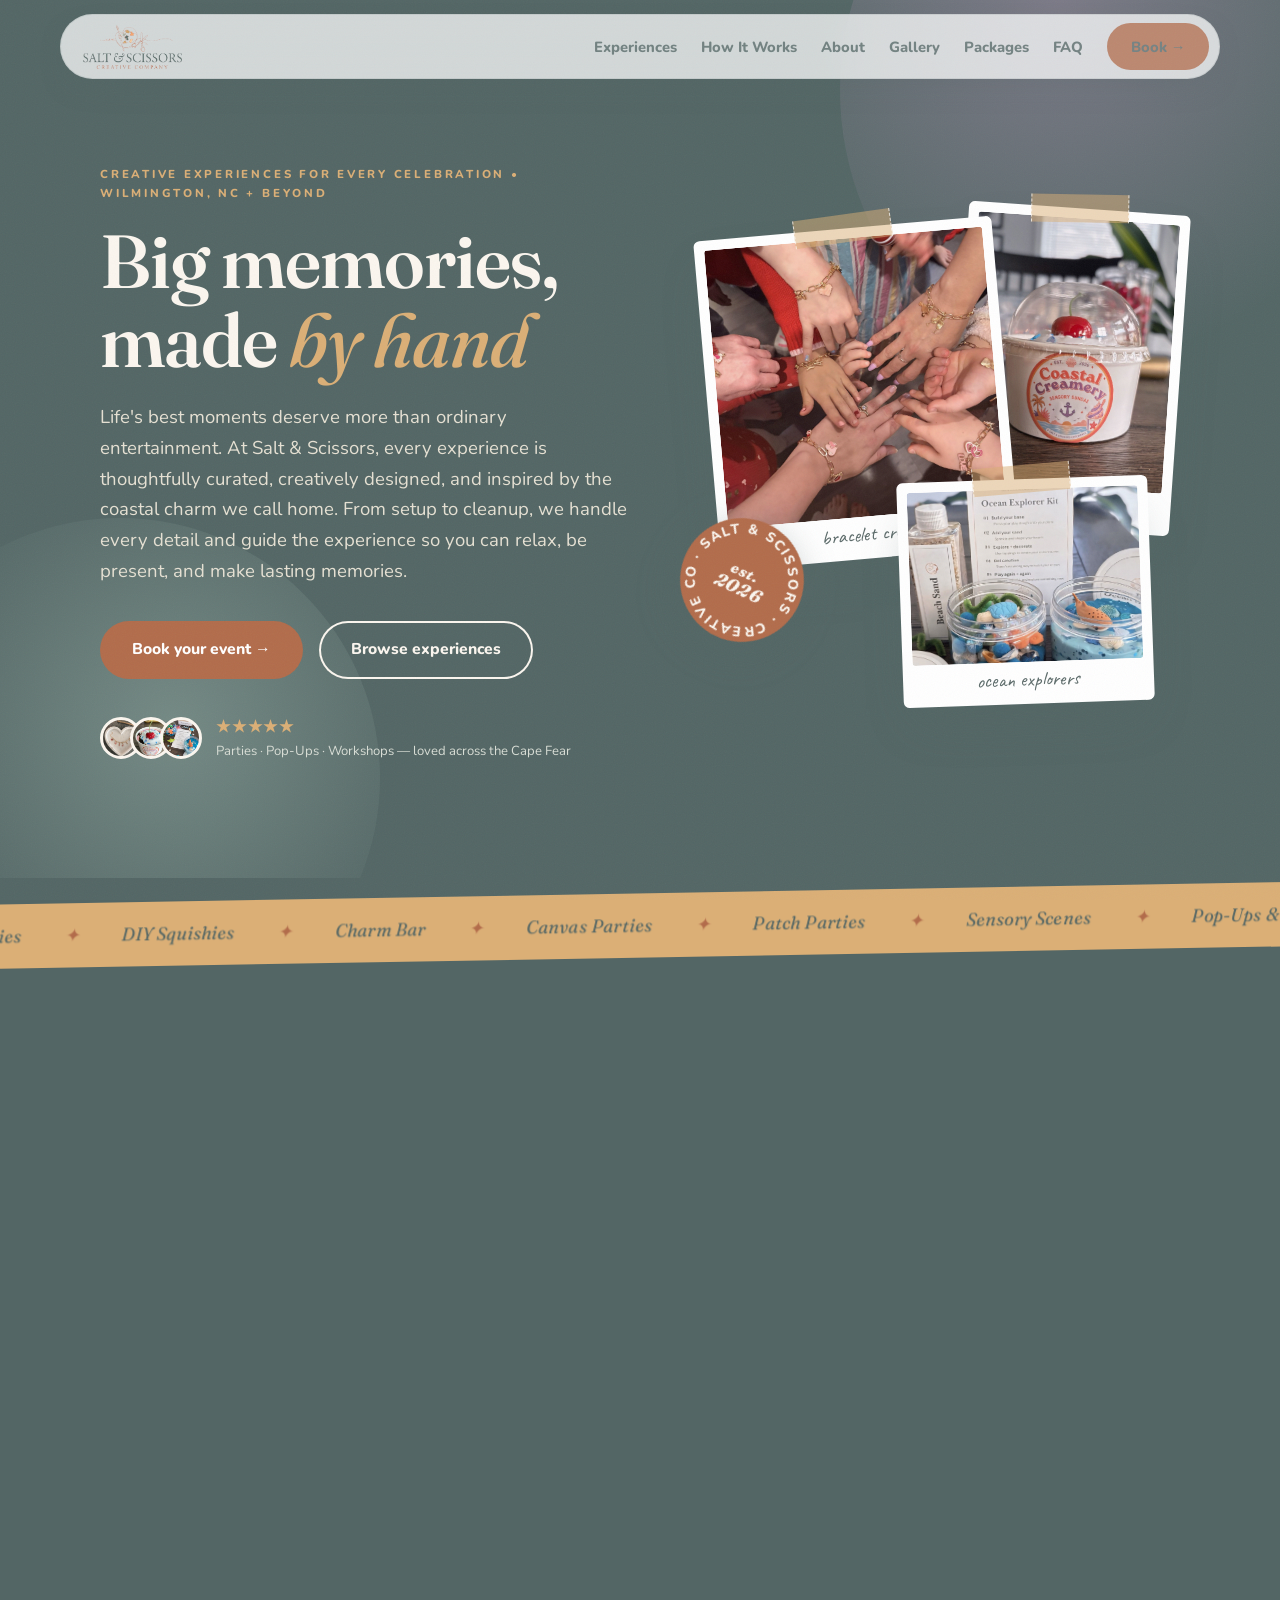
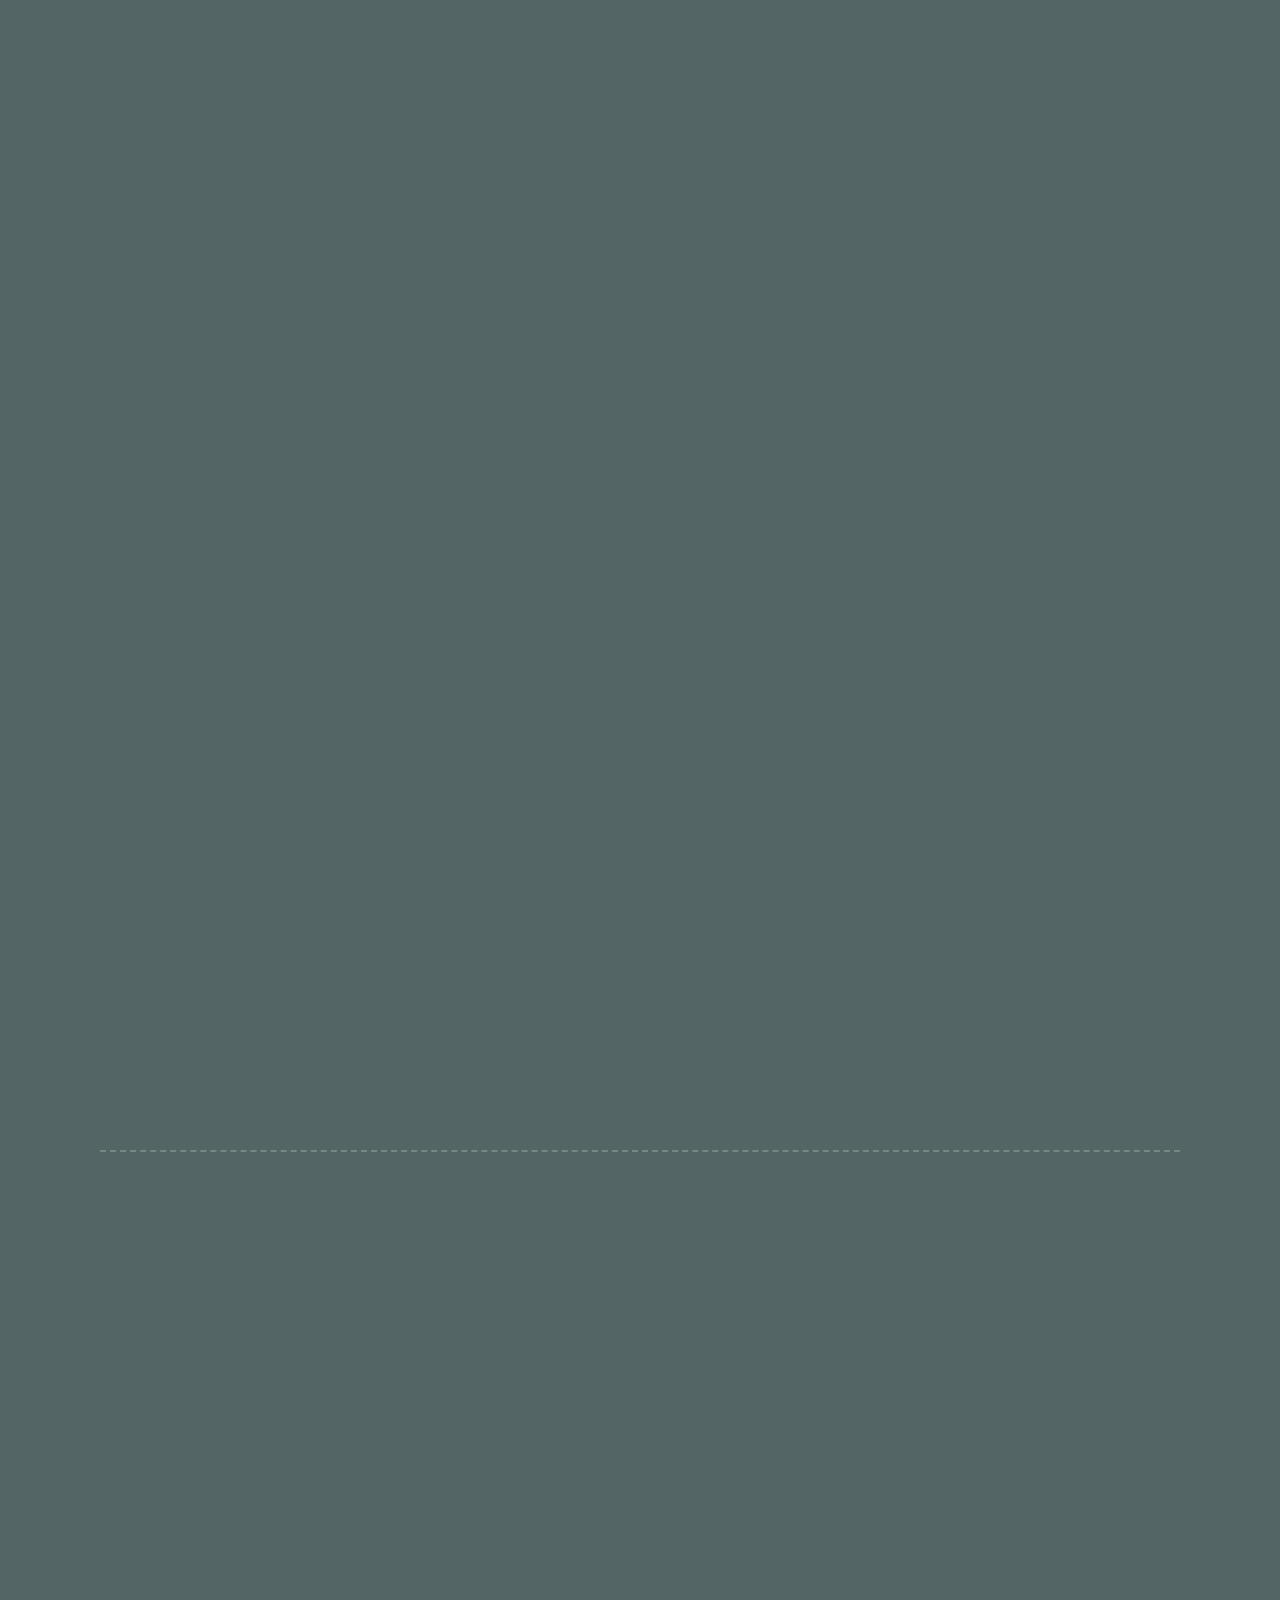
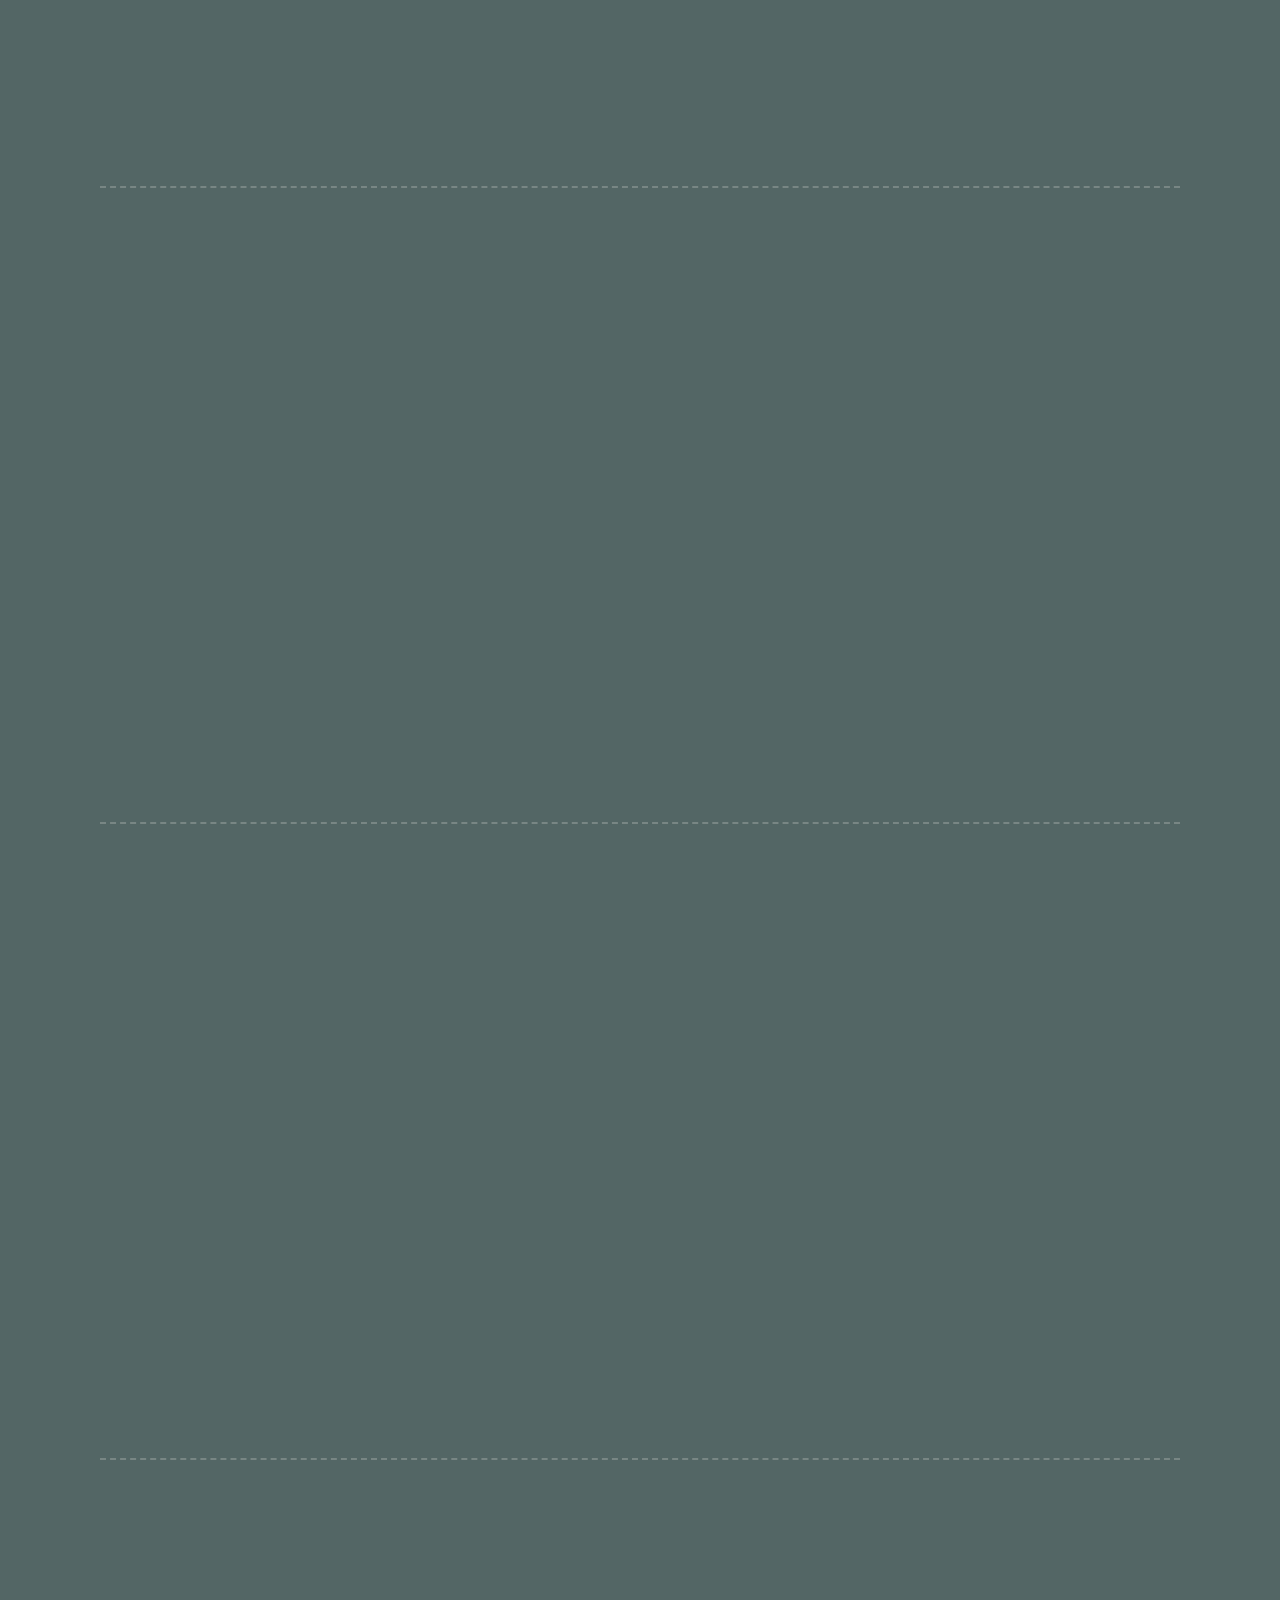
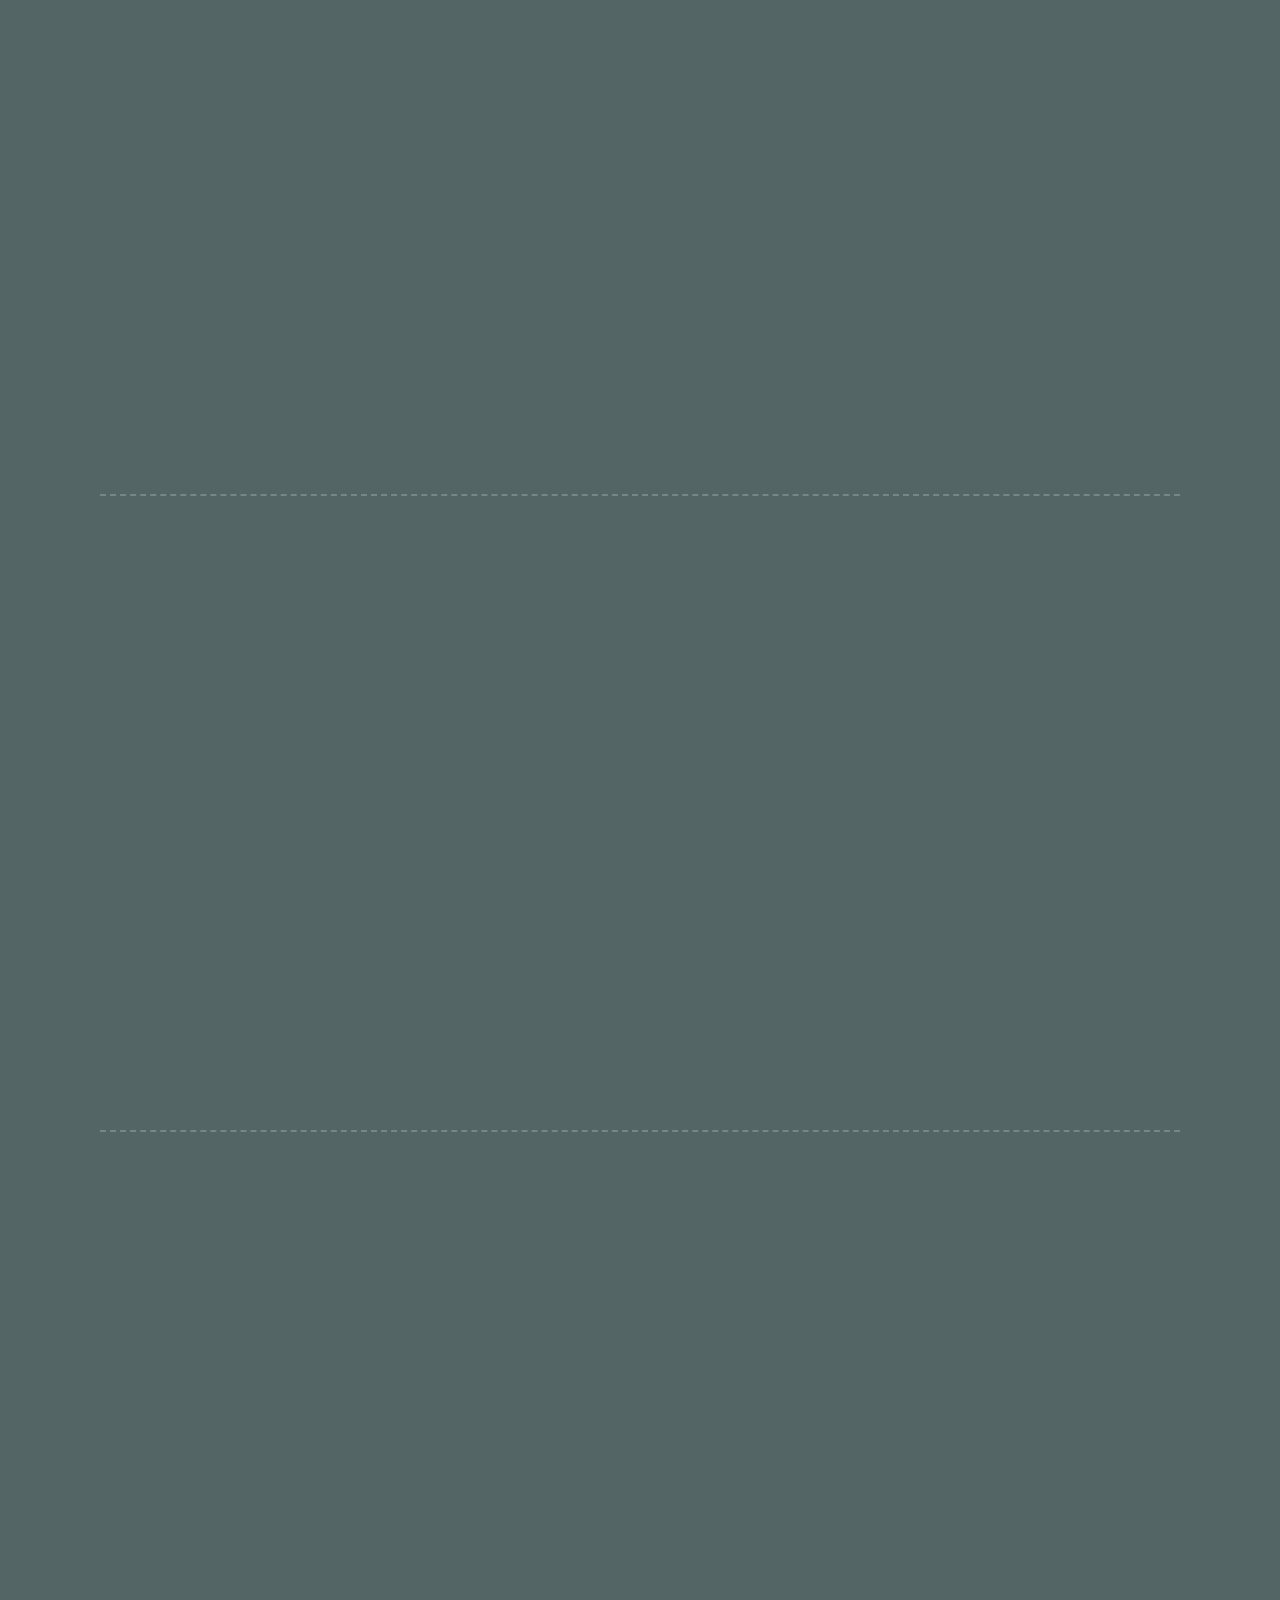
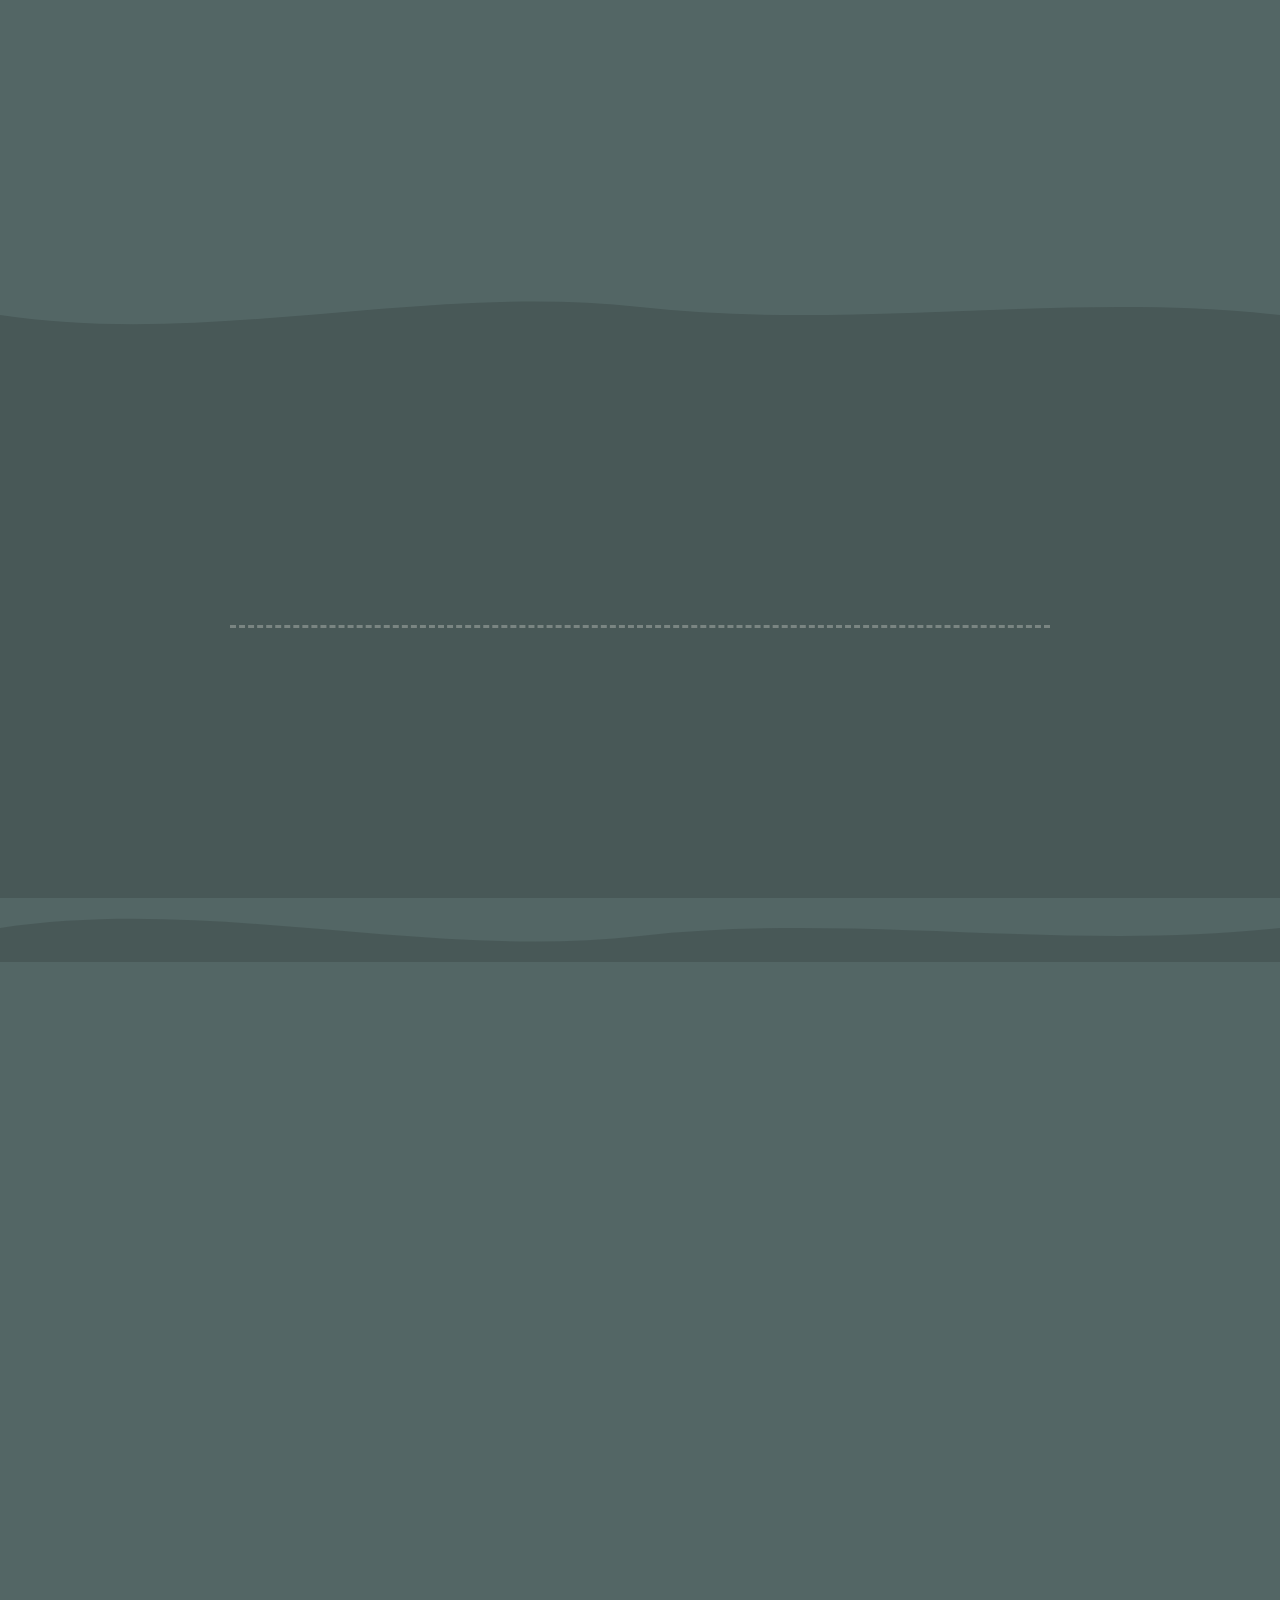
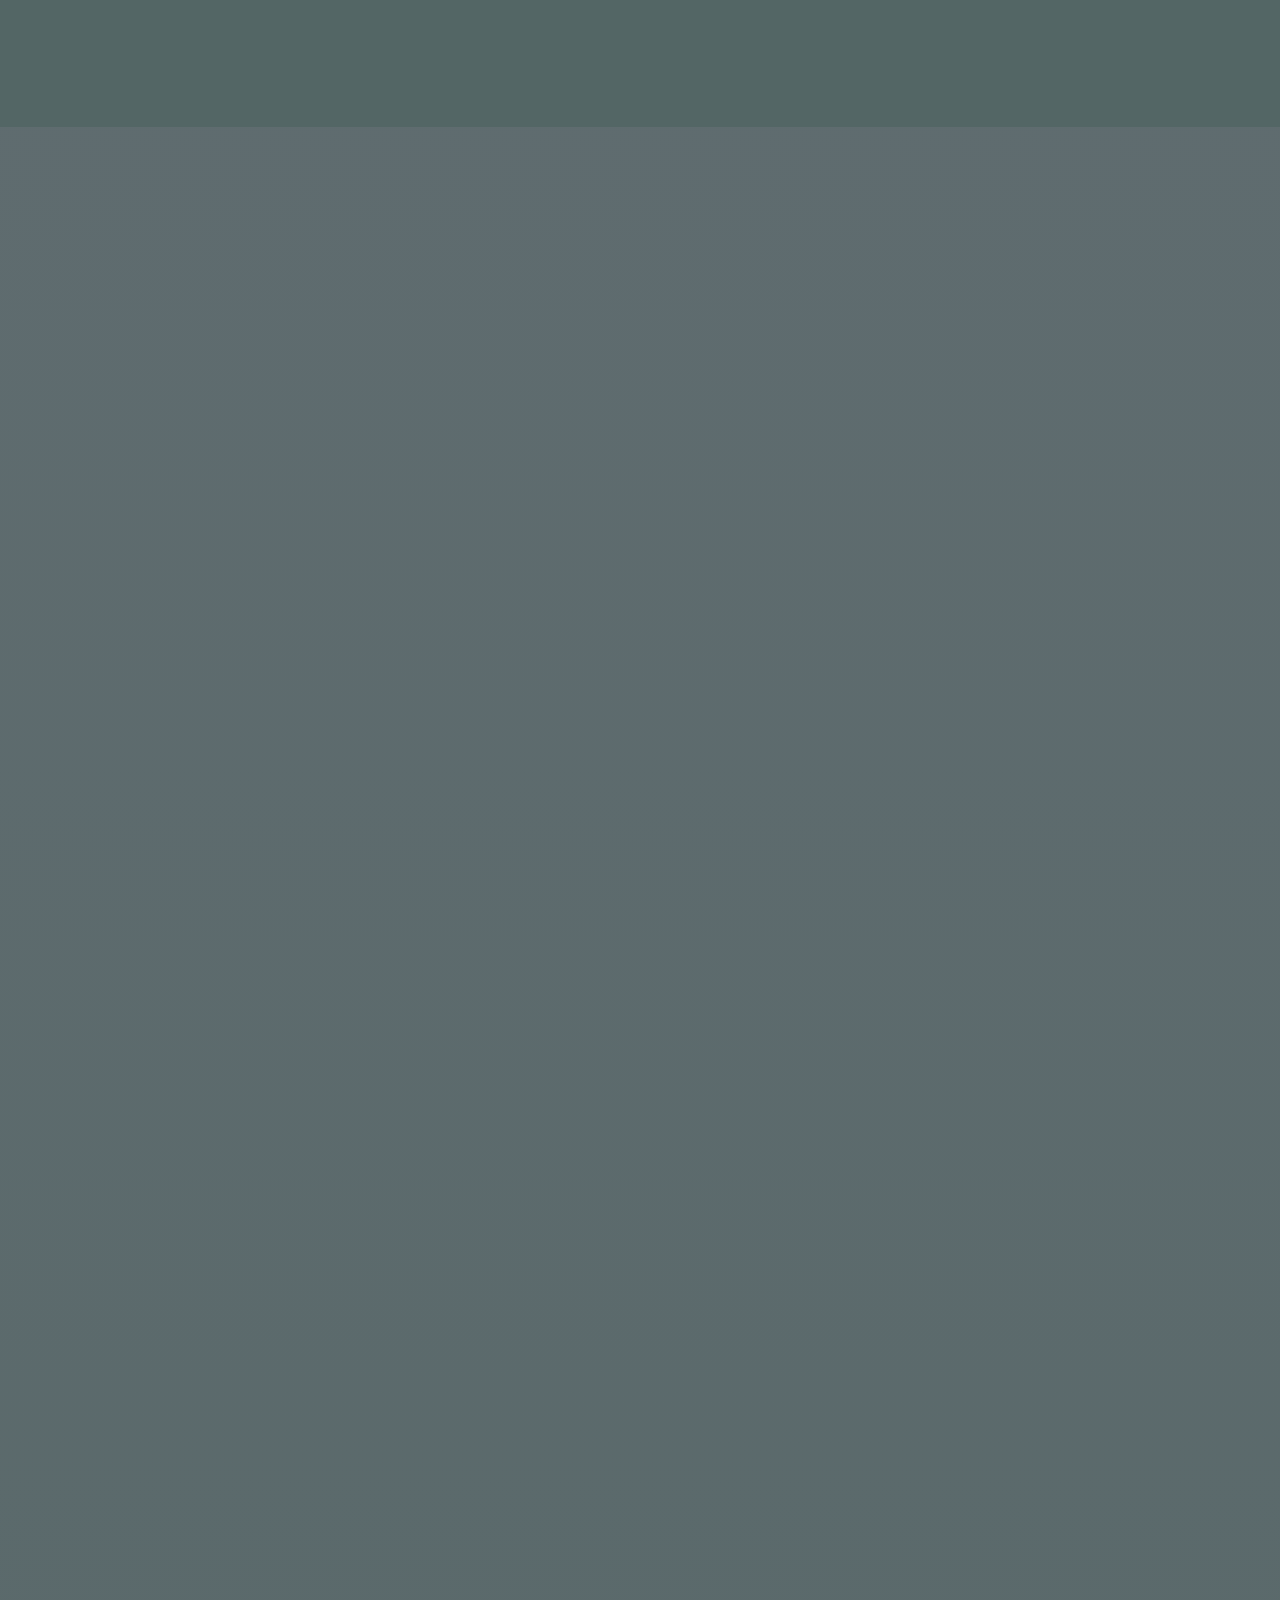
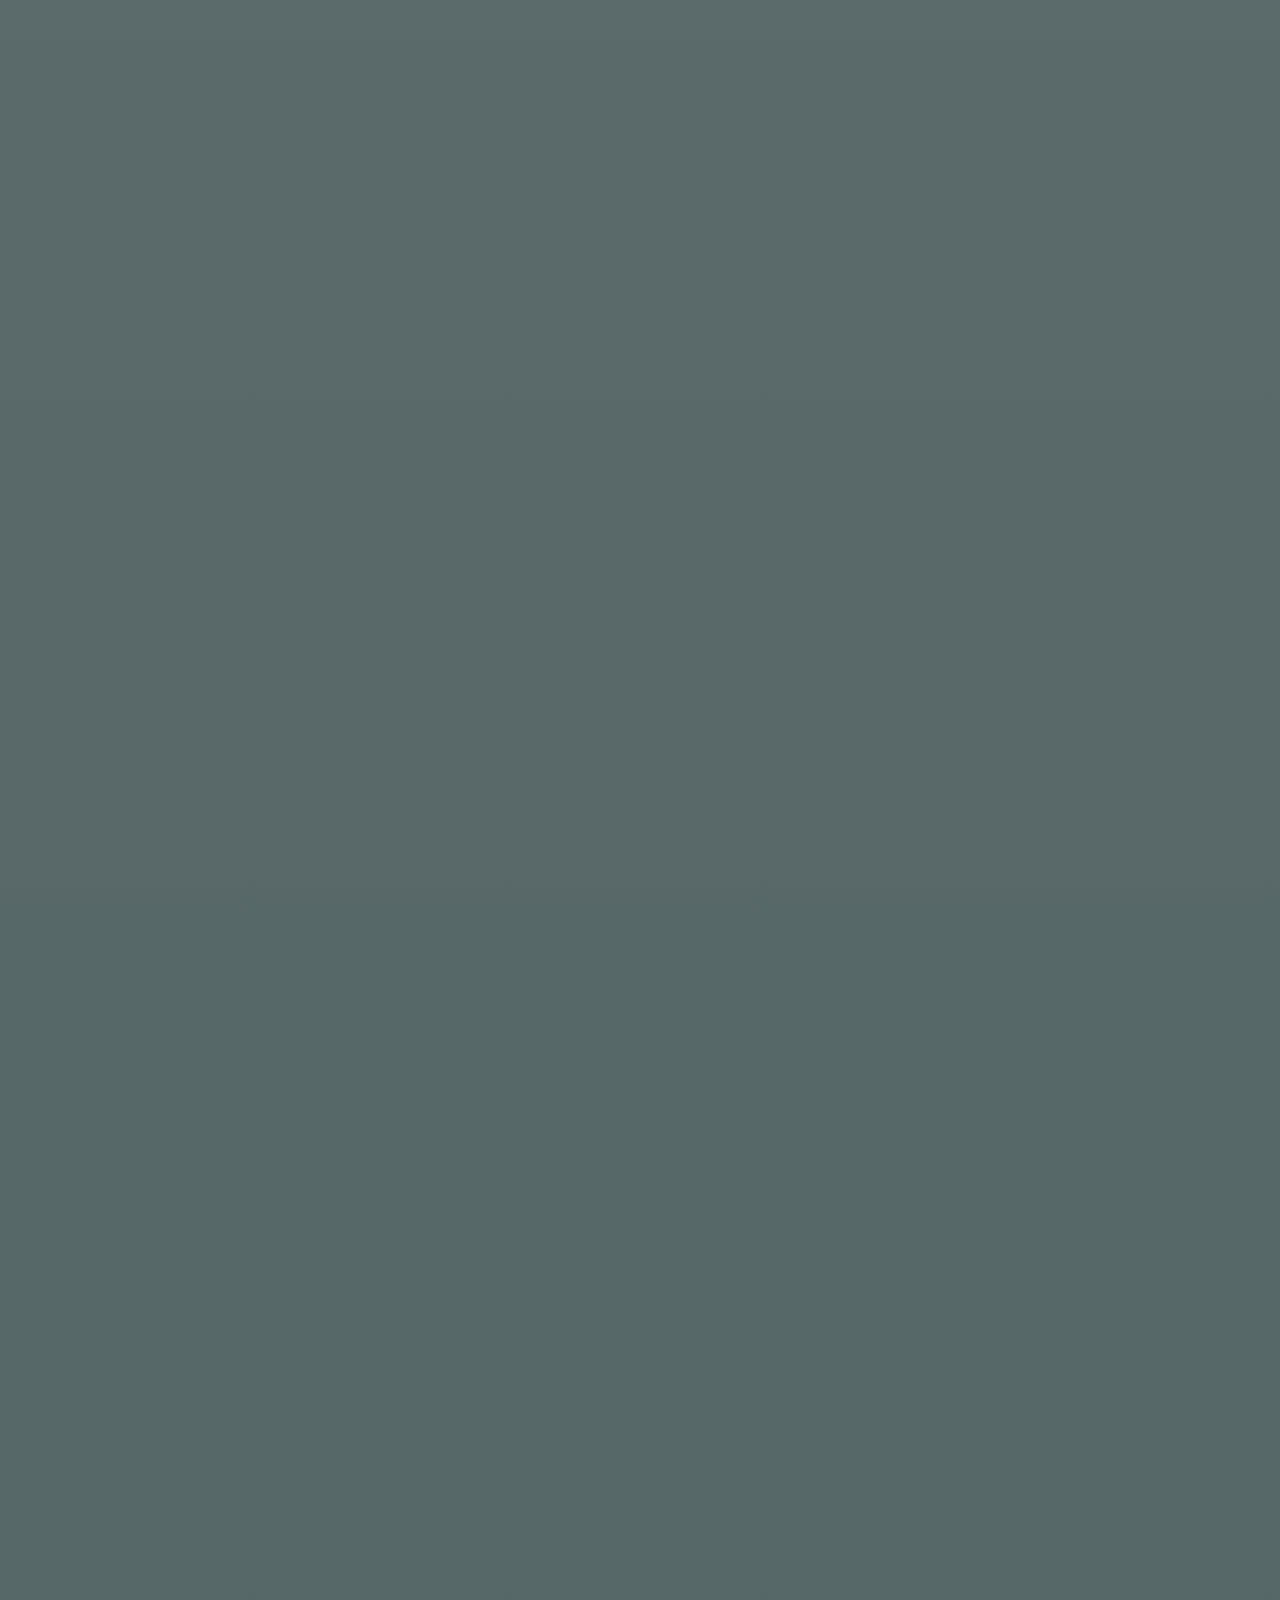
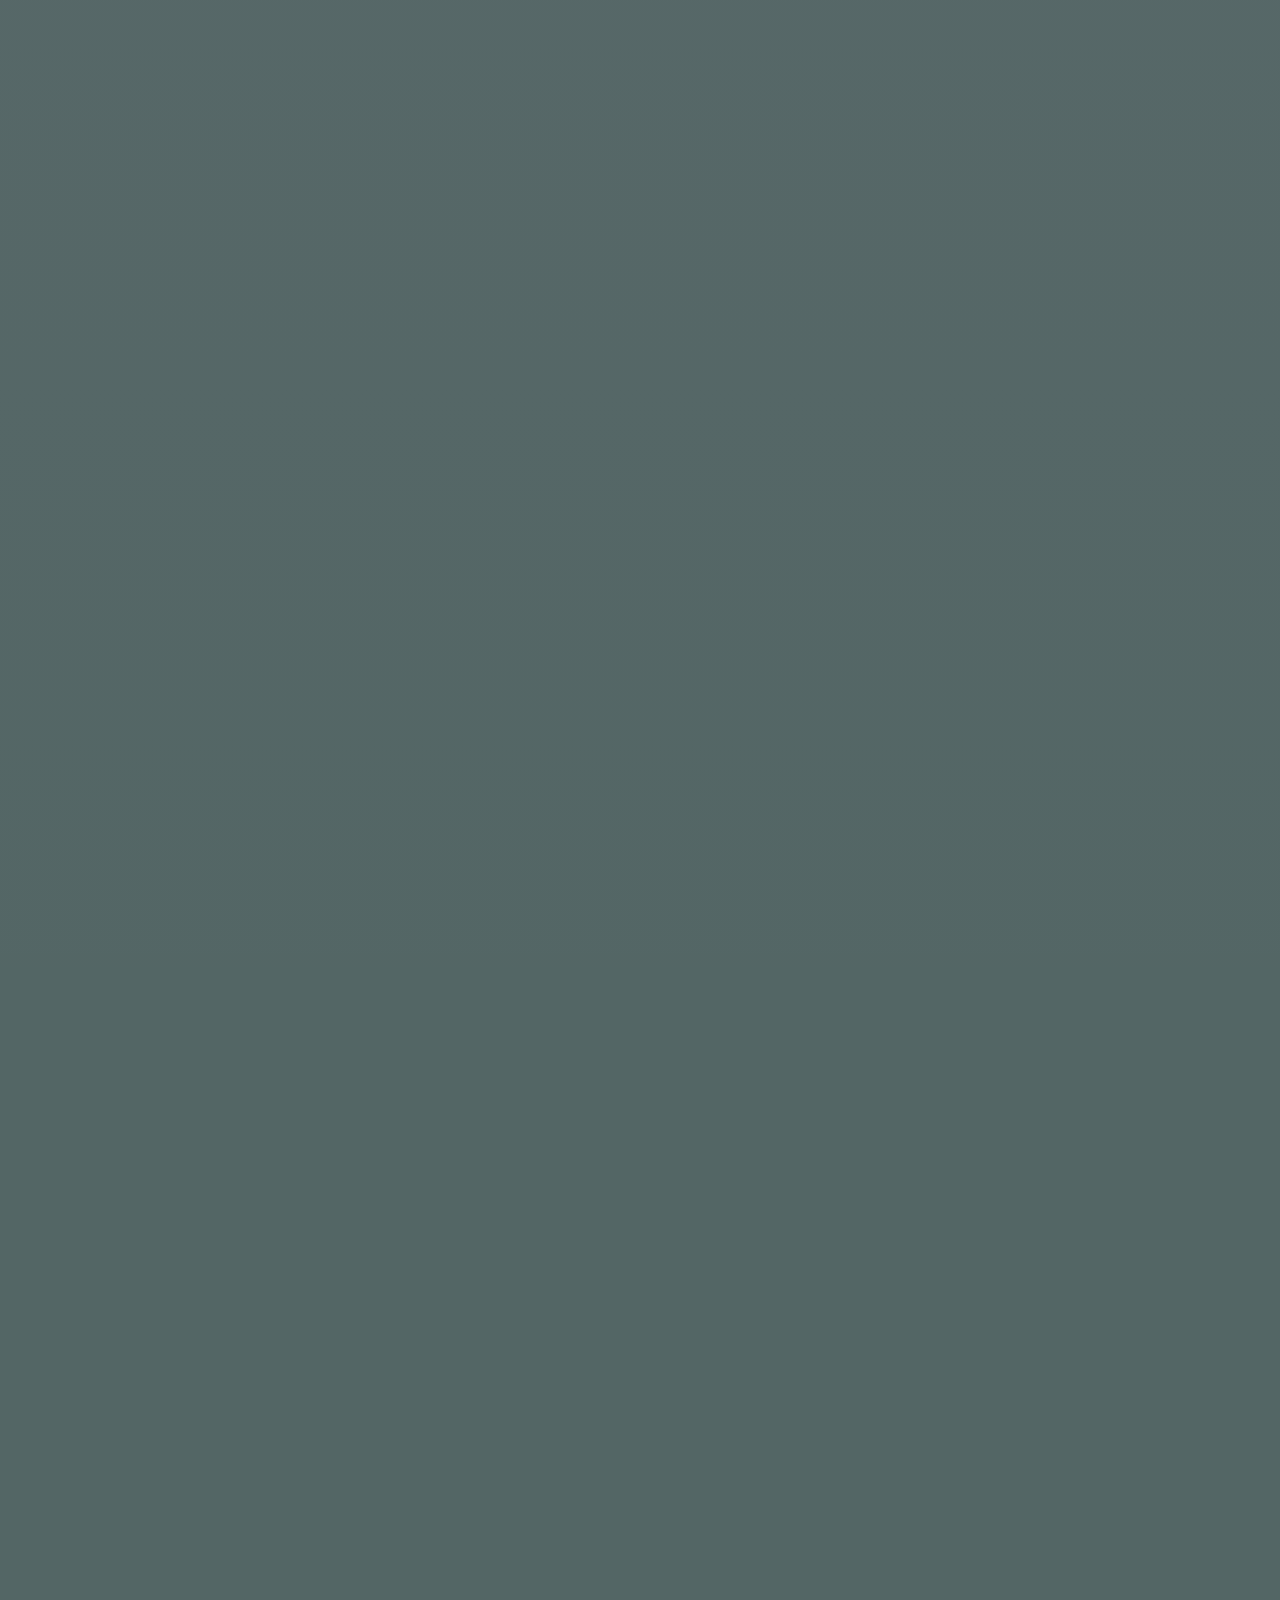
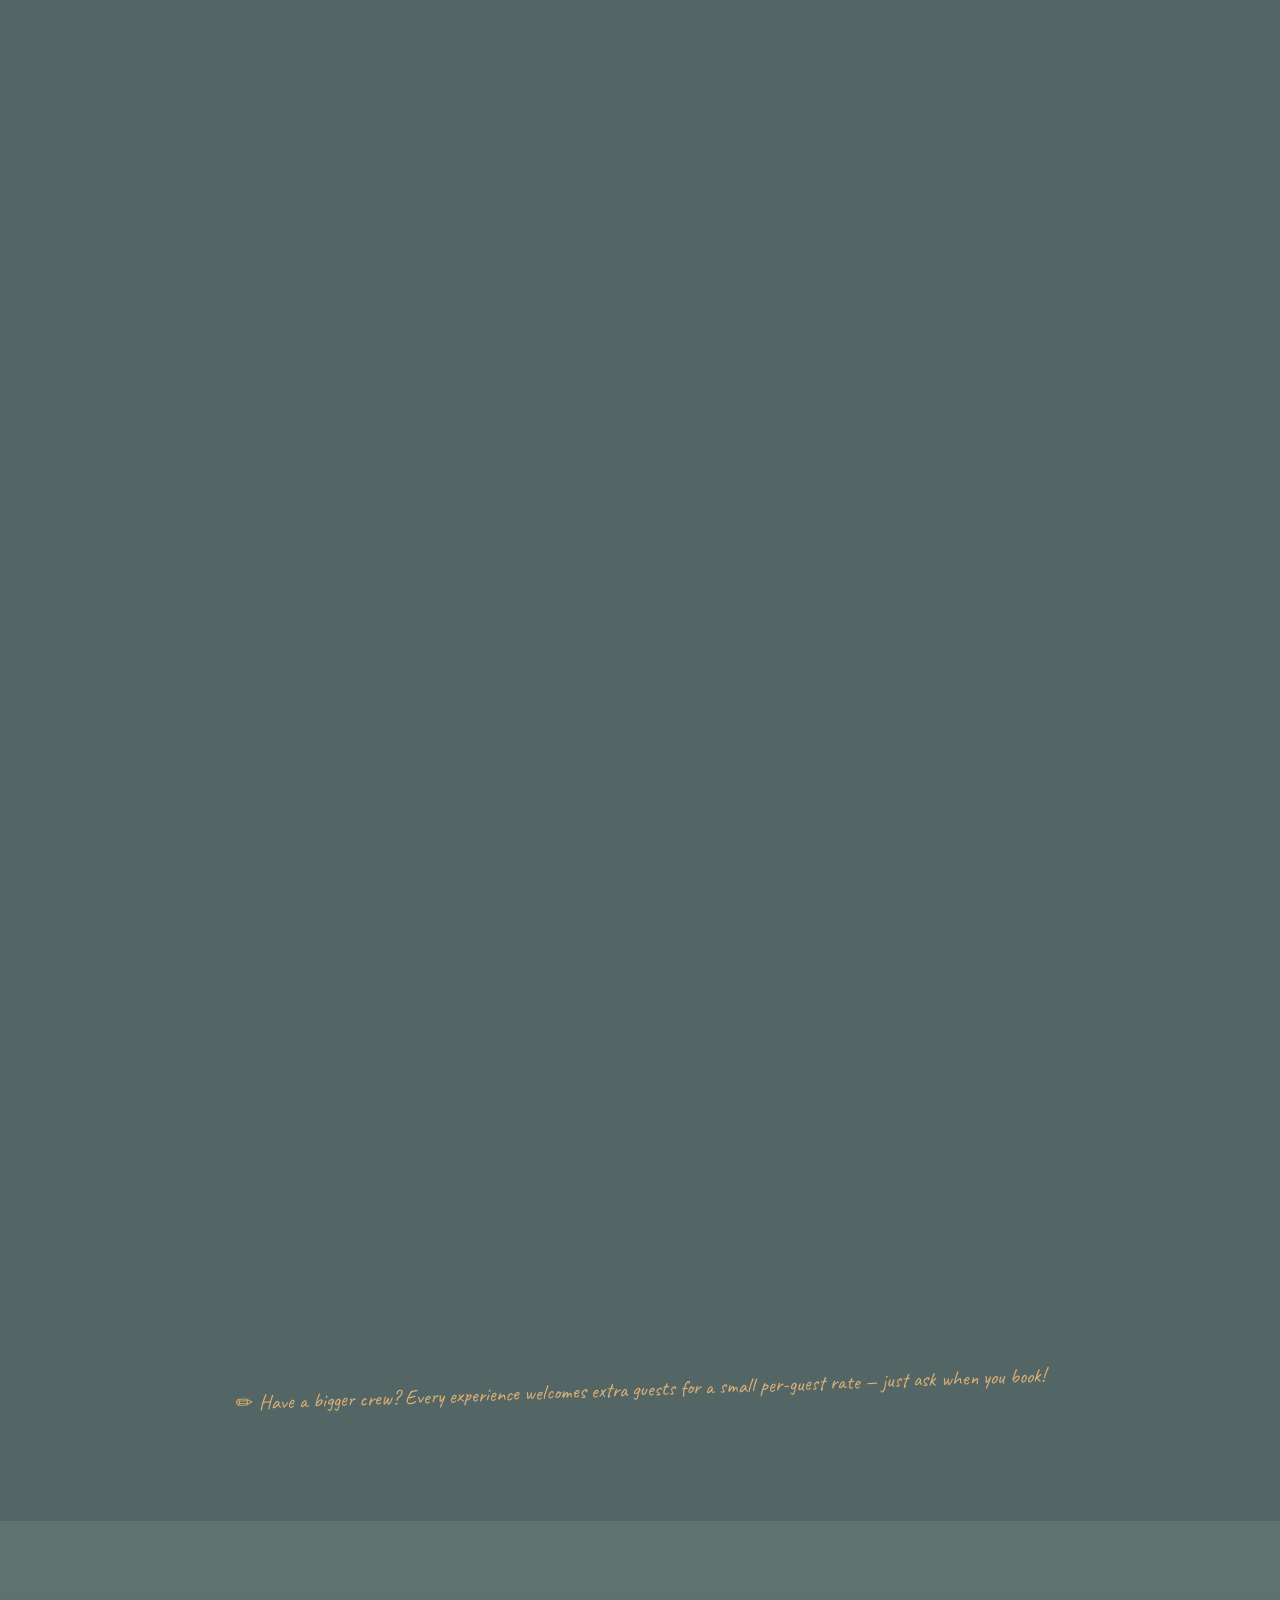
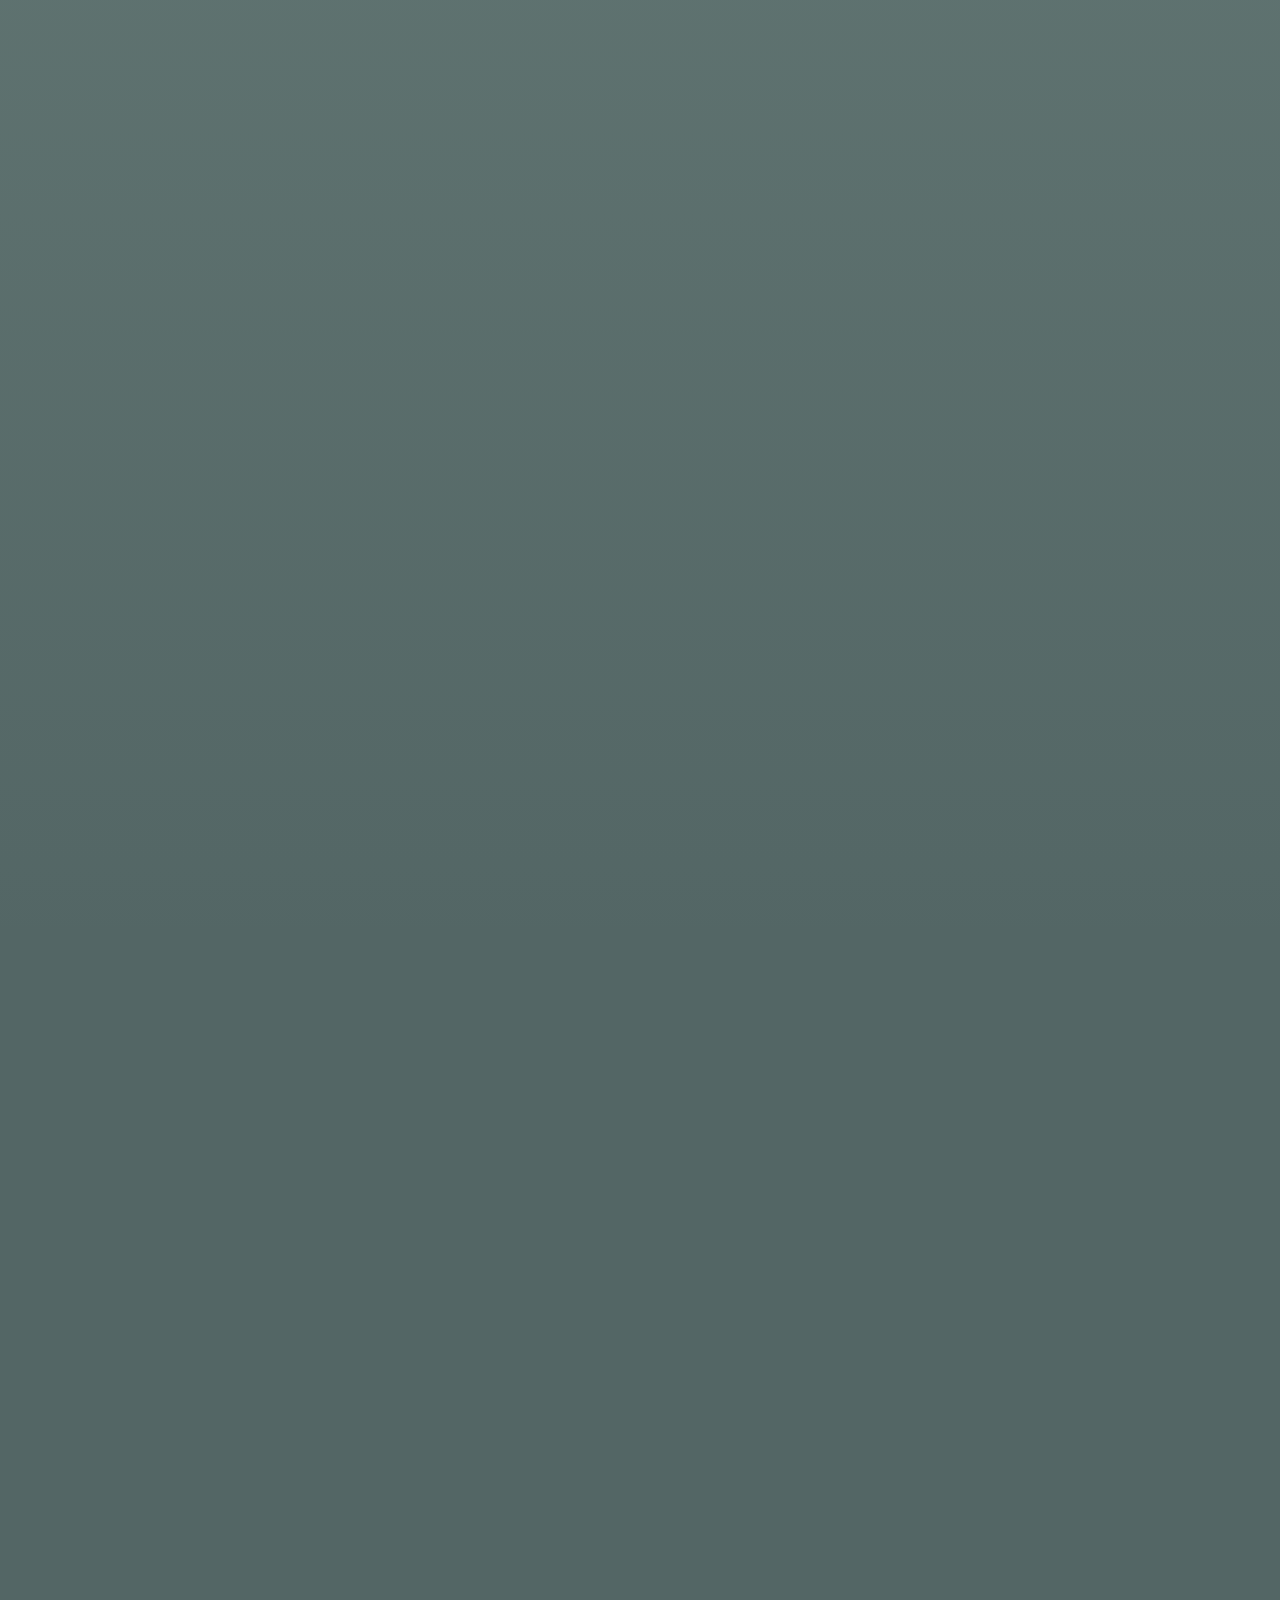
<file: fable.html>
<!DOCTYPE html>
<html lang="en">
<head>
<meta charset="UTF-8" />
<meta http-equiv="refresh" content="0; url=./" />
<title>Salt &amp; Scissors Creative Co.</title>
<link rel="canonical" href="./" />
</head>
<body>
<p>This page moved — <a href="./">continue to Salt &amp; Scissors Creative Co.</a></p>
</body>
</html>
</file>
